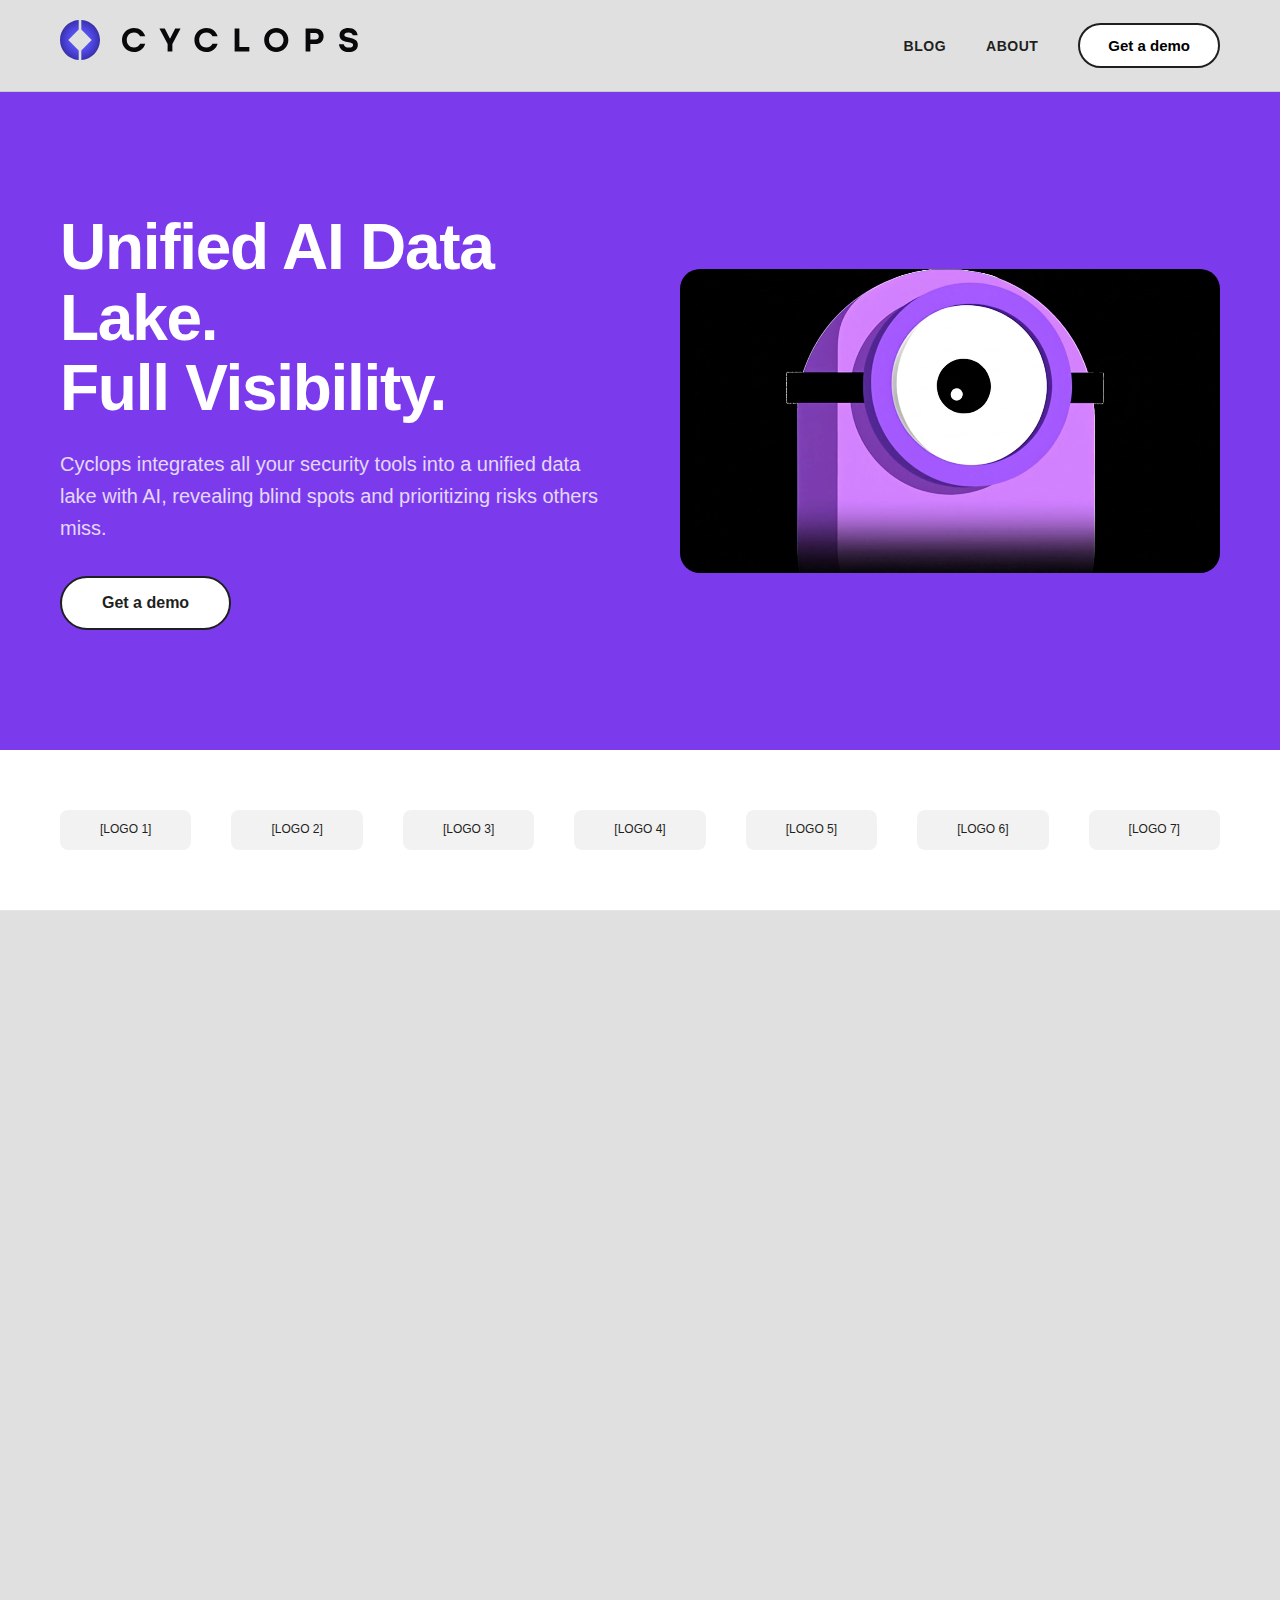
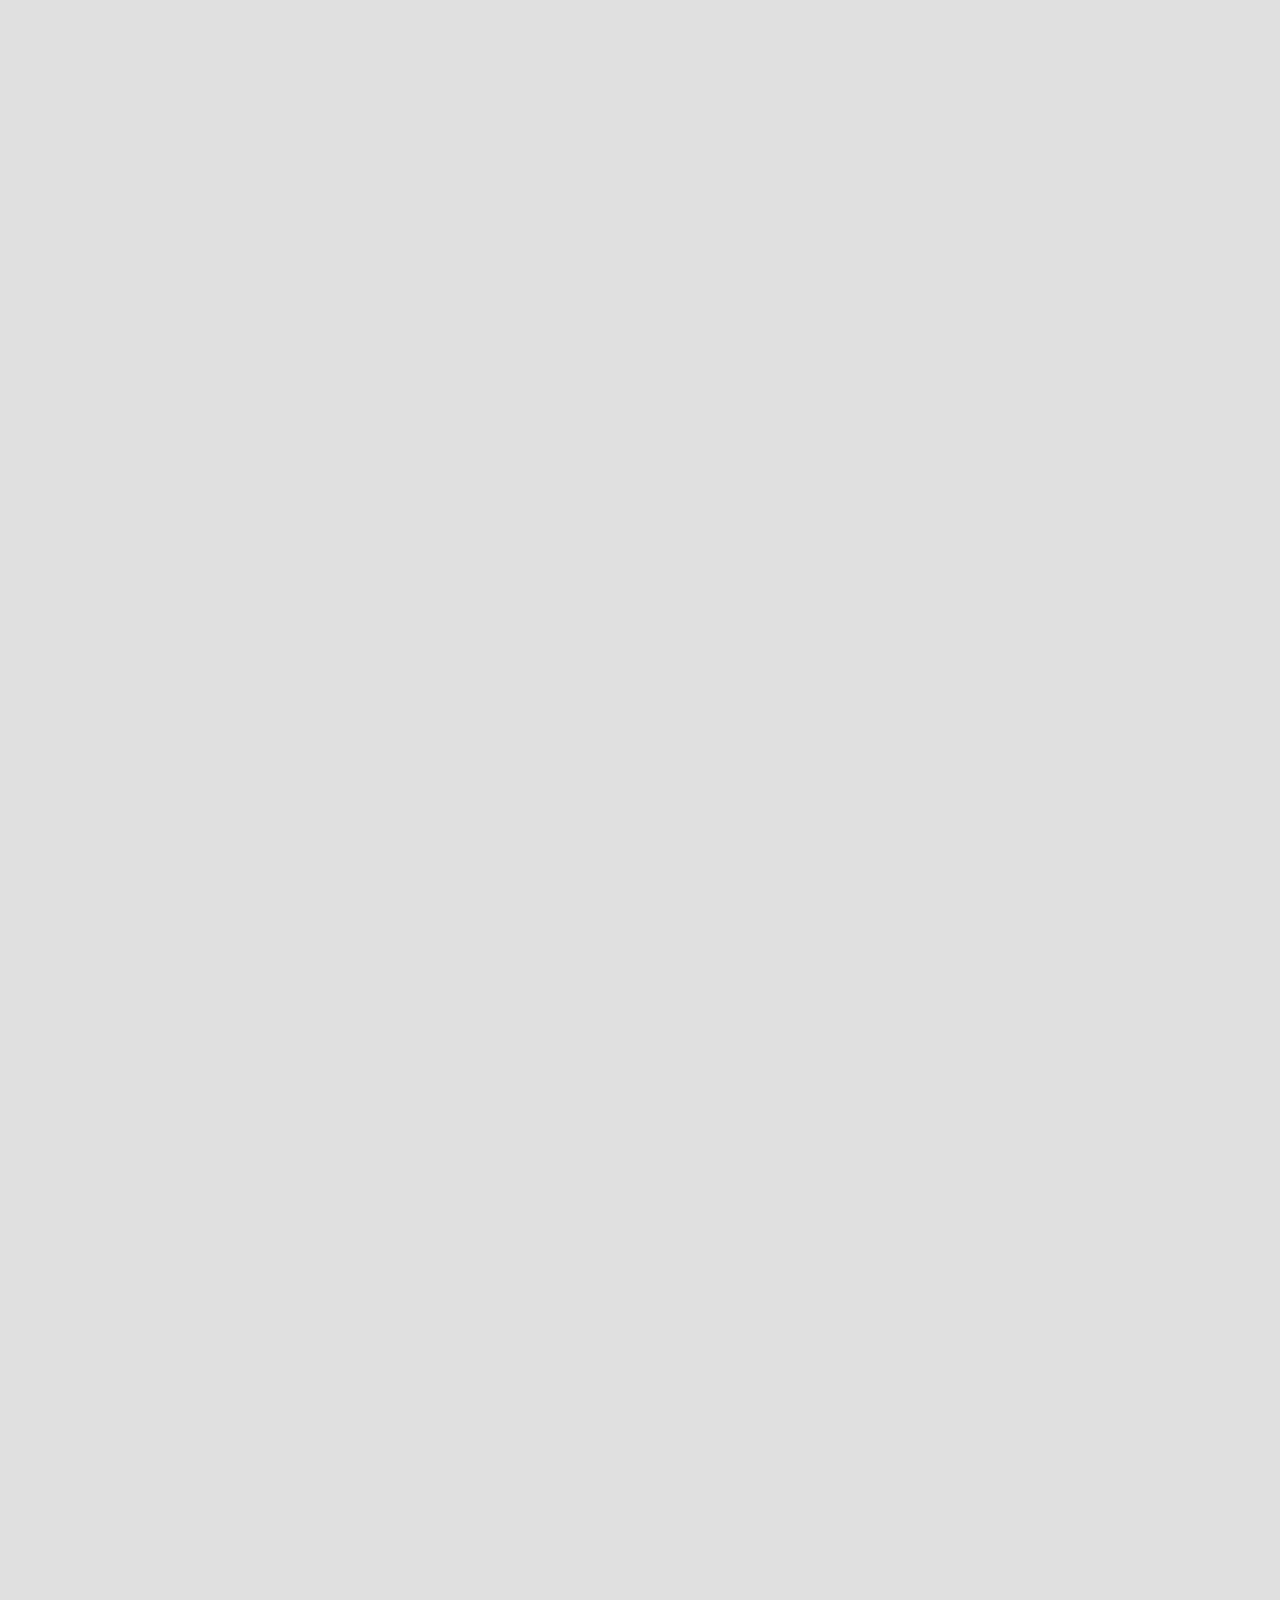
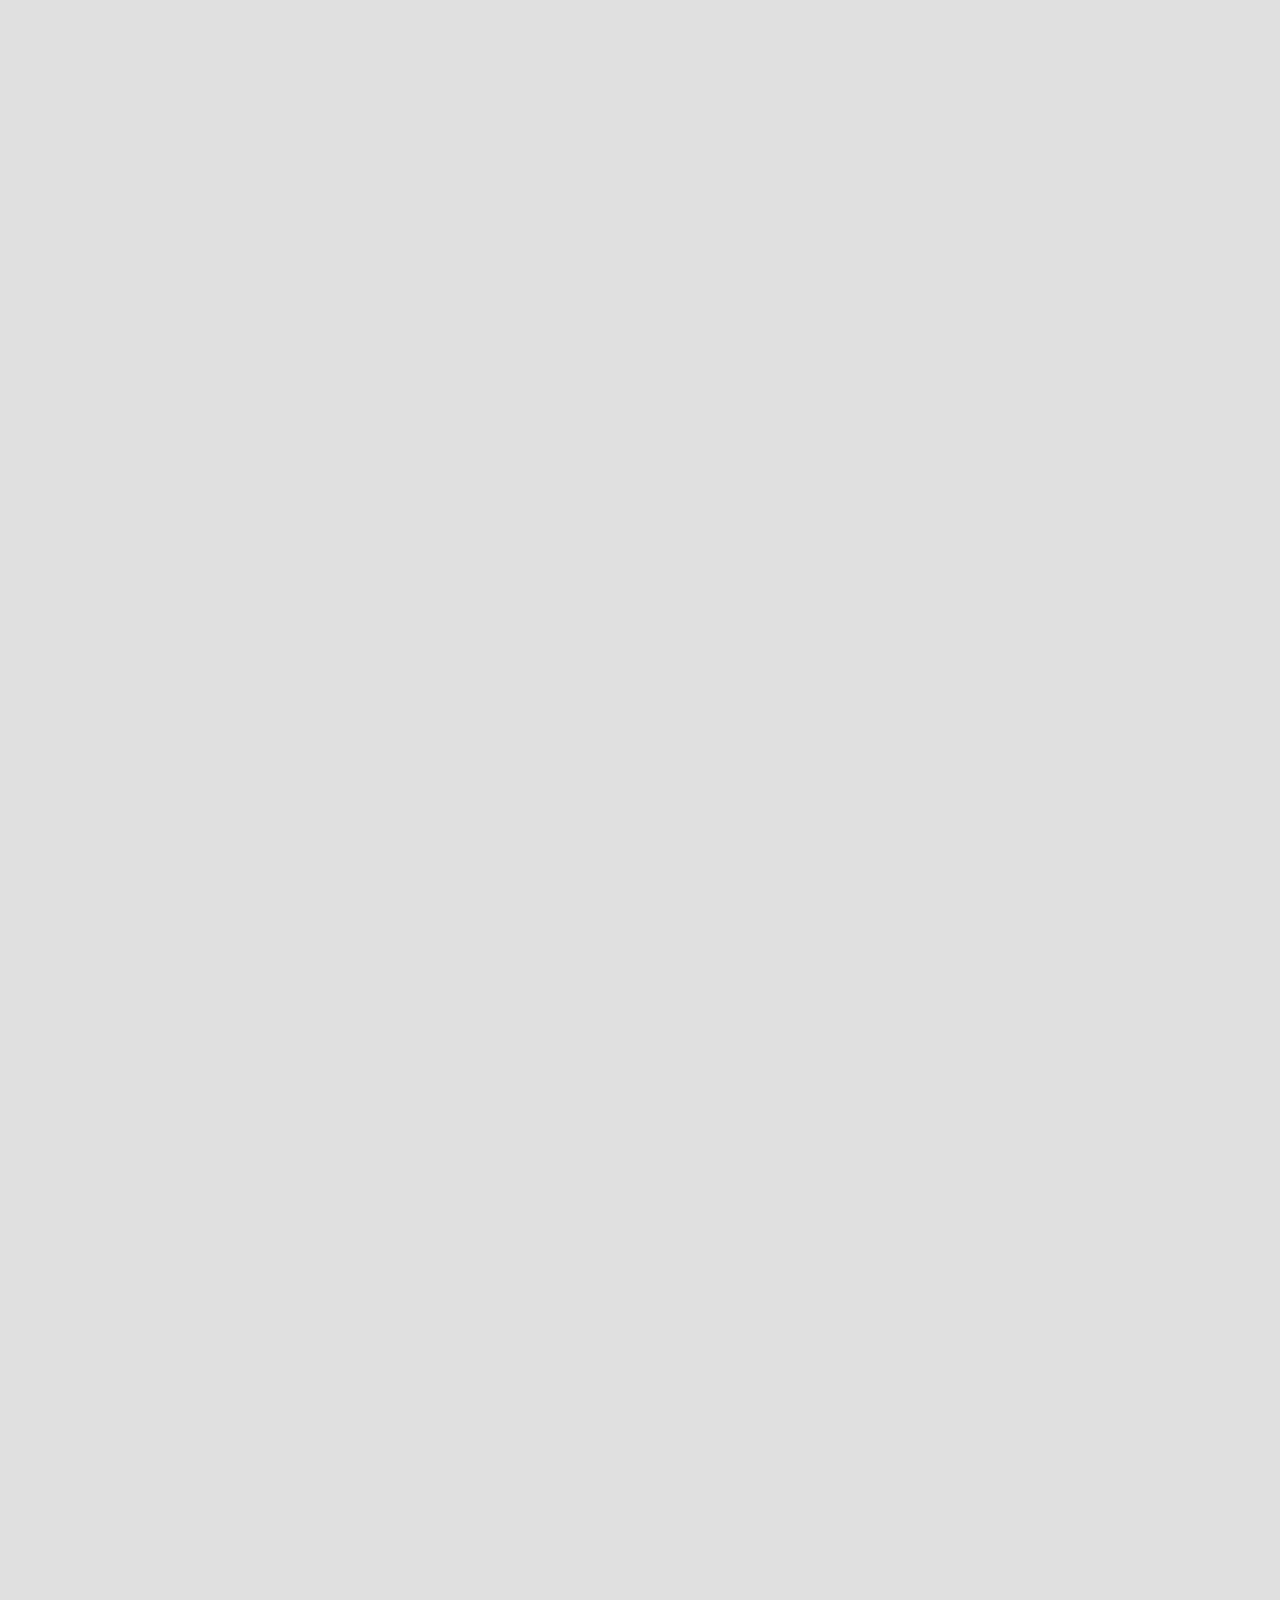
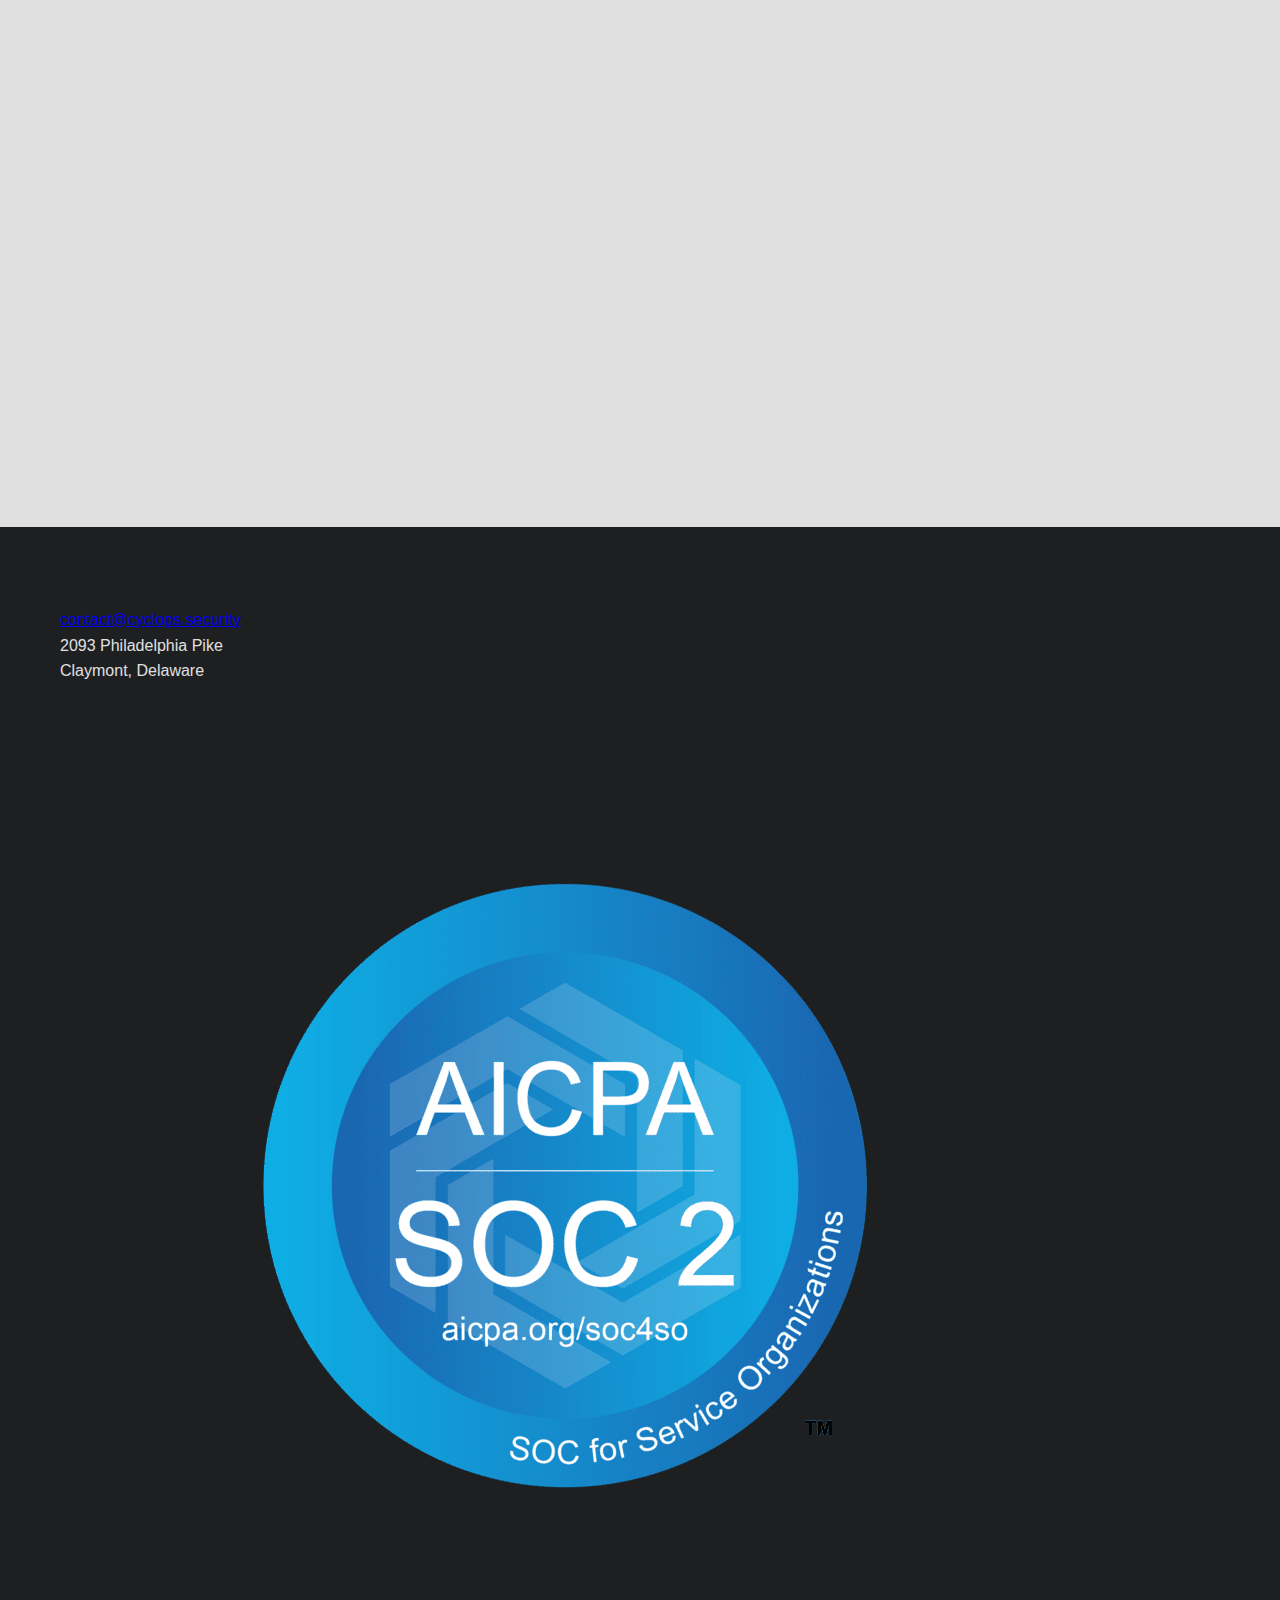
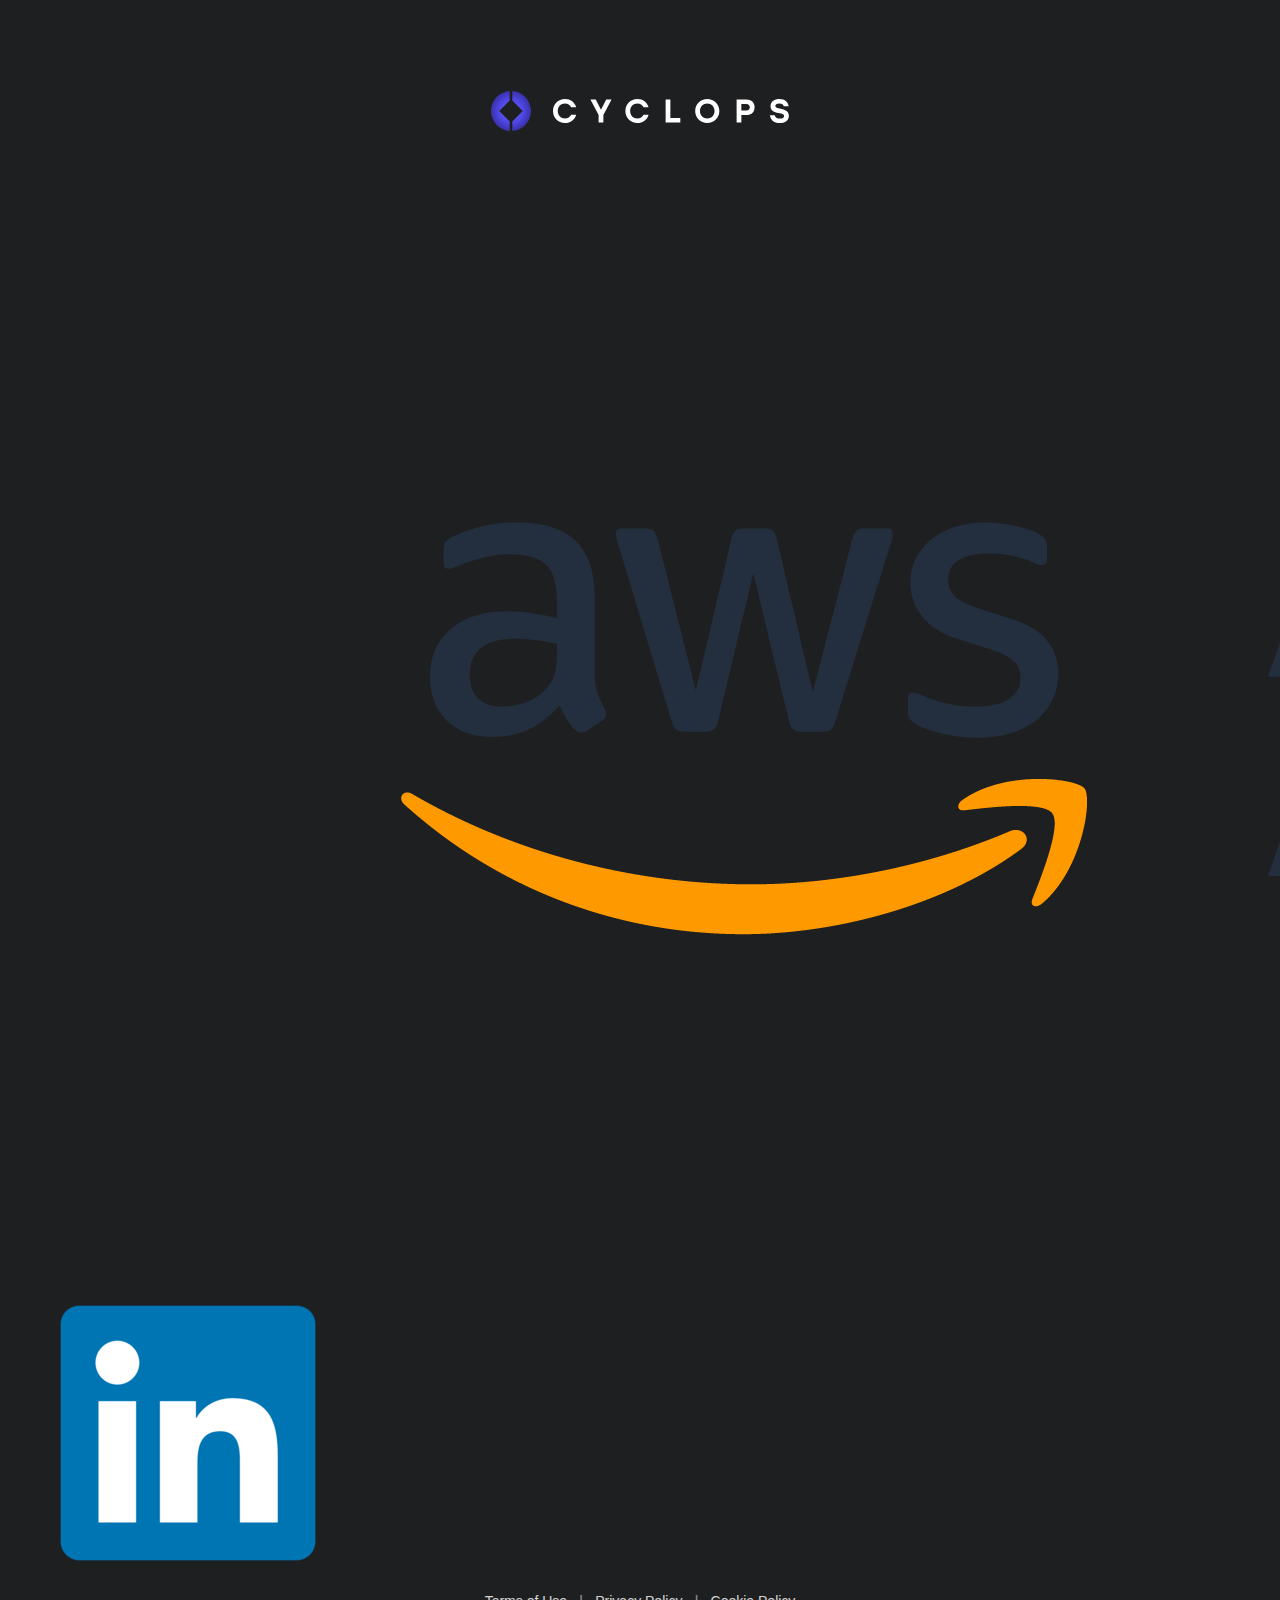
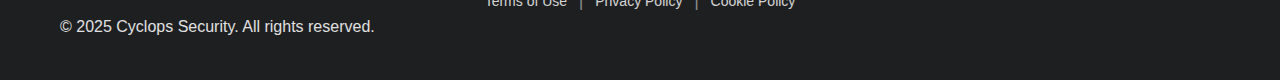
<file: index.html>
<!DOCTYPE html>
<html lang="en">
<head>
    <meta charset="UTF-8">
    <meta name="viewport" content="width=device-width, initial-scale=1.0">
    <title>Cyclops Security</title>
    <link rel="icon" type="image/svg+xml" href="assets/CyclopsLogo-NoText.svg">
    <link rel="stylesheet" href="css/styles.css">
</head>
<body>
    <!-- Navigation -->
    <nav class="navbar">
        <div class="container">
            <div class="nav-logo">
                <a href="index.html" class="logo-link">
                    <img src="assets/CyclopsLogo-BlackText.svg" alt="Cyclops" class="logo-icon">
                </a>
            </div>
            <button class="hamburger" aria-label="Menu">
                <span></span>
                <span></span>
                <span></span>
            </button>
            <div class="nav-menu">
                <a href="blog.html" class="nav-link">BLOG</a>
                <a href="about.html" class="nav-link">ABOUT</a>
                <button class="btn-demo">Get a demo</button>
            </div>
            <div class="nav-cta">
                <button class="btn-demo">Get a demo</button>
            </div>
        </div>
    </nav>

    <!-- Hero Section -->
    <section class="hero">
        <div class="container hero-container">
            <div class="hero-content">
                <h1 class="hero-title">Unified AI Data Lake.<br>Full Visibility.</h1>
                <p class="hero-subtitle">Cyclops integrates all your security tools into a unified data lake with AI, revealing blind spots and prioritizing risks others miss.</p>
                <button class="btn-primary">Get a demo</button>
            </div>
            <div class="hero-visual">
                <video class="animated-graphic" autoplay loop muted playsinline>
                    <source src="assets/images/purple cyclops.mp4" type="video/mp4">
                    Your browser does not support the video tag.
                </video>
            </div>
        </div>
    </section>

    <!-- Logo Strip -->
    <section class="logo-strip">
        <div class="container">
            <div class="logo-grid">
                <div class="partner-logo">[LOGO 1]</div>
                <div class="partner-logo">[LOGO 2]</div>
                <div class="partner-logo">[LOGO 3]</div>
                <div class="partner-logo">[LOGO 4]</div>
                <div class="partner-logo">[LOGO 5]</div>
                <div class="partner-logo">[LOGO 6]</div>
                <div class="partner-logo">[LOGO 7]</div>
            </div>
        </div>
    </section>

    <!-- Dark Feature Section -->
    <section class="feature-section dark-bg">
        <div class="container">
            <div class="feature-grid">
                <div class="feature-visual">
                    <video class="grid-pattern" autoplay loop muted playsinline>
                        <source src="assets/images/Balls colliding video.mp4" type="video/mp4">
                        Your browser does not support the video tag.
                    </video>
                </div>
                <div class="feature-content">
                    <h2 class="section-title">Unify every signal into one living data fabric</h2>
                    <p class="section-text">From endpoints to cloud, from identities to vulnerabilities — Cyclops connects every source into a single, trusted graph.</p>
                    <ul class="feature-list">
                        <li>AI-powered correlation and deduplication</li>
                        <li>Real-time exposure insights</li>
                        <li>Context-driven prioritization</li>
                    </ul>
                </div>
            </div>
        </div>
    </section>

    <!-- Product Dashboard Section -->
    <section class="product-section">
        <div class="container">
            <div class="product-header">
                <h2 class="section-title">Everything you need in one platform</h2>
                <p class="section-subtitle">A unified, always-accurate view of your assets, users, and risks.</p>
            </div>
            <div class="product-visual">
                <img src="assets/images/cyclops dashboard.png" alt="Dashboard Screenshot" class="dashboard-image">
            </div>
            <div class="product-description">
                <p>Gain visibility, precision, and control — with one platform that understands how everything in your environment connects.</p>
            </div>
            <button class="btn-dark">Learn more</button>
        </div>
    </section>

    <!-- What Problems Section -->
    <section class="problems-section dark-bg">
        <div class="container">
            <div class="problems-grid">
                <div class="problems-content">
                    <h2 class="section-title">What problems do we solve?</h2>
                    <ul class="problems-list">
                        <li>
                            <h3>Data sprawl</h3>
                            <p>Too many tools, too little context.</p>
                        </li>
                        <li>
                            <h3>Blind spots</h3>
                            <p>Unmanaged, unprotected, or misconfigured assets.</p>
                        </li>
                        <li>
                            <h3>Noise overload</h3>
                            <p>Endless alerts with no clear priorities.</p>
                        </li>
                    </ul>
                    <p class="problems-closing">Our AI fabric fixes that — turning chaos into clarity.</p>
                </div>
                <div class="problems-visual">
                    <video class="animated-nodes" autoplay loop muted playsinline>
                        <source src="assets/images/scramble to unscramble.mp4" type="video/mp4">
                        Your browser does not support the video tag.
                    </video>
                </div>
            </div>
        </div>
    </section>

    <!-- Benefits Cards Section -->
    <section class="benefits-section">
        <div class="container">
            <div class="benefits-grid">
                <div class="benefit-card">
                    <div class="card-icon">
                        <svg width="48" height="48" viewBox="0 0 48 48" fill="none" xmlns="http://www.w3.org/2000/svg">
                            <circle cx="24" cy="24" r="3" fill="#7C3AED"/>
                            <circle cx="12" cy="12" r="3" fill="#7C3AED"/>
                            <circle cx="36" cy="12" r="3" fill="#7C3AED"/>
                            <circle cx="12" cy="36" r="3" fill="#7C3AED"/>
                            <circle cx="36" cy="36" r="3" fill="#7C3AED"/>
                            <line x1="24" y1="24" x2="12" y2="12" stroke="#7C3AED" stroke-width="2"/>
                            <line x1="24" y1="24" x2="36" y2="12" stroke="#7C3AED" stroke-width="2"/>
                            <line x1="24" y1="24" x2="12" y2="36" stroke="#7C3AED" stroke-width="2"/>
                            <line x1="24" y1="24" x2="36" y2="36" stroke="#7C3AED" stroke-width="2"/>
                        </svg>
                    </div>
                    <h3 class="card-title">Unify your data</h3>
                    <p class="card-text">All your tools, assets, and identities — merged into one normalized model.</p>
                </div>
                <div class="benefit-card">
                    <div class="card-icon">
                        <svg width="48" height="48" viewBox="0 0 48 48" fill="none" xmlns="http://www.w3.org/2000/svg">
                            <circle cx="24" cy="24" r="18" stroke="#7C3AED" stroke-width="2"/>
                            <circle cx="24" cy="24" r="12" stroke="#7C3AED" stroke-width="2"/>
                            <circle cx="24" cy="24" r="6" stroke="#7C3AED" stroke-width="2"/>
                            <circle cx="24" cy="24" r="2" fill="#7C3AED"/>
                            <path d="M24 6 L24 2" stroke="#7C3AED" stroke-width="2" stroke-linecap="round"/>
                            <path d="M24 46 L24 42" stroke="#7C3AED" stroke-width="2" stroke-linecap="round"/>
                            <path d="M6 24 L2 24" stroke="#7C3AED" stroke-width="2" stroke-linecap="round"/>
                            <path d="M46 24 L42 24" stroke="#7C3AED" stroke-width="2" stroke-linecap="round"/>
                        </svg>
                    </div>
                    <h3 class="card-title">Understand your exposure</h3>
                    <p class="card-text">See the relationships that create real-world risk, not just isolated findings.</p>
                </div>
                <div class="benefit-card">
                    <div class="card-icon">
                        <svg width="48" height="48" viewBox="0 0 48 48" fill="none" xmlns="http://www.w3.org/2000/svg">
                            <path d="M8 24 L18 34 L40 12" stroke="#7C3AED" stroke-width="3" stroke-linecap="round" stroke-linejoin="round"/>
                            <circle cx="24" cy="24" r="20" stroke="#7C3AED" stroke-width="2"/>
                        </svg>
                    </div>
                    <h3 class="card-title">Act with clarity</h3>
                    <p class="card-text">Know what to fix first and why — with AI-powered explanations and guidance.</p>
                </div>
            </div>
        </div>
    </section>

    <!-- Testimonial CTA Section -->
    <section class="testimonial-section">
        <div class="container">
            <div class="testimonial-content">
                <blockquote class="testimonial-quote">
                    "Cyclops instantly showed us where our biggest risks really were. It's like gaining x-ray vision across every tool in our stack."
                </blockquote>
                <div class="testimonial-author">
                    <div class="author-info">
                        <p class="author-title">— VP Security Operations, Enterprise Customer</p>
                    </div>
                </div>
            </div>
        </div>
    </section>

    <!-- Bottom Visual CTA Section -->
    <section class="bottom-cta-section">
        <div class="container">
            <div class="cta-content">
                <h2 class="cta-title">Security clarity starts here.</h2>
                <p class="cta-subtitle">Connect your stack. See your exposures. Act with confidence.</p>
            </div>
            <div class="cta-visual">
                <video class="cta-cyclops-video" autoplay loop muted playsinline>
                    <source src="assets/images/purple cyclops.mp4" type="video/mp4">
                    Your browser does not support the video tag.
                </video>
            </div>
            <div class="cta-button-wrapper">
                <button class="btn-demo">Get a demo</button>
            </div>
        </div>
    </section>

    <!-- Footer -->
    <footer class="footer dark-bg">
        <div class="container">
            <div class="footer-top">
                <div class="footer-contact">
                    <p><a href="mailto:contact@cyclops.security">contact@cyclops.security</a></p>
                    <p>2093 Philadelphia Pike<br>Claymont, Delaware</p>
                </div>
                <img src="assets/images/SOC-2-Type-2.png" alt="SOC 2 Type 2" class="soc2-badge">
                <div class="footer-brand">
                    <img src="assets/CyclopsLogo-WhiteText.svg" alt="Cyclops" class="footer-logo">
                </div>
                <div class="footer-aws">
                    <a href="https://aws.amazon.com/marketplace/pp/prodview-qosjaonicohoa" target="_blank" rel="noopener noreferrer">
                        <img src="assets/images/aws marketplace.png" alt="AWS Marketplace" class="aws-badge">
                    </a>
                </div>
                <div class="footer-linkedin">
                    <a href="https://linkedin.com/company/cyclopssecurity" target="_blank" rel="noopener noreferrer">
                        <img src="assets/images/linkedin.png" alt="LinkedIn" class="linkedin-badge">
                    </a>
                </div>
            </div>
            <div class="footer-links">
                <a href="legal/terms-of-use.html" class="footer-link">Terms of Use</a>
                <span class="footer-separator">|</span>
                <a href="legal/privacy-policy.html" class="footer-link">Privacy Policy</a>
                <span class="footer-separator">|</span>
                <a href="legal/cookie-policy.html" class="footer-link">Cookie Policy</a>
            </div>
            <div class="footer-copyright">
                © 2025 Cyclops Security. All rights reserved.
            </div>
        </div>
    </footer>

    <script src="js/main.js"></script>
</body>
</html>
</file>
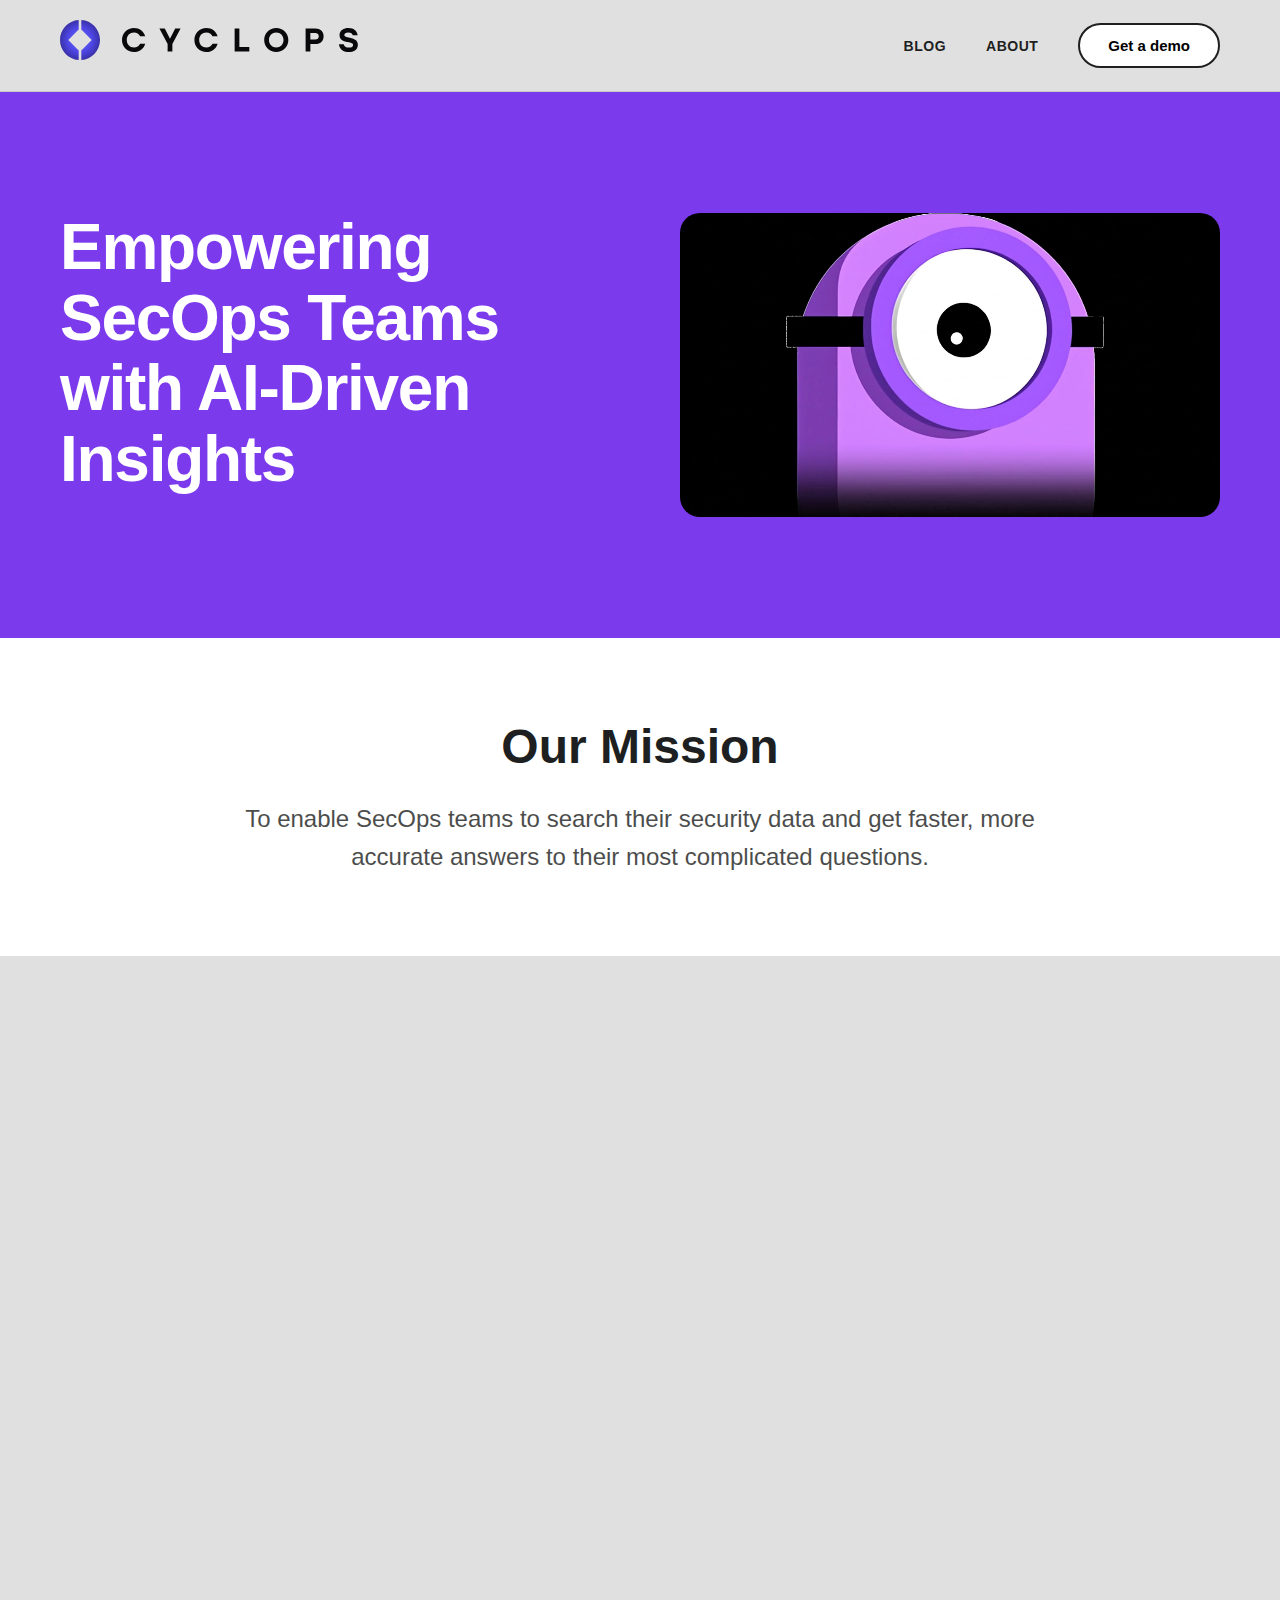
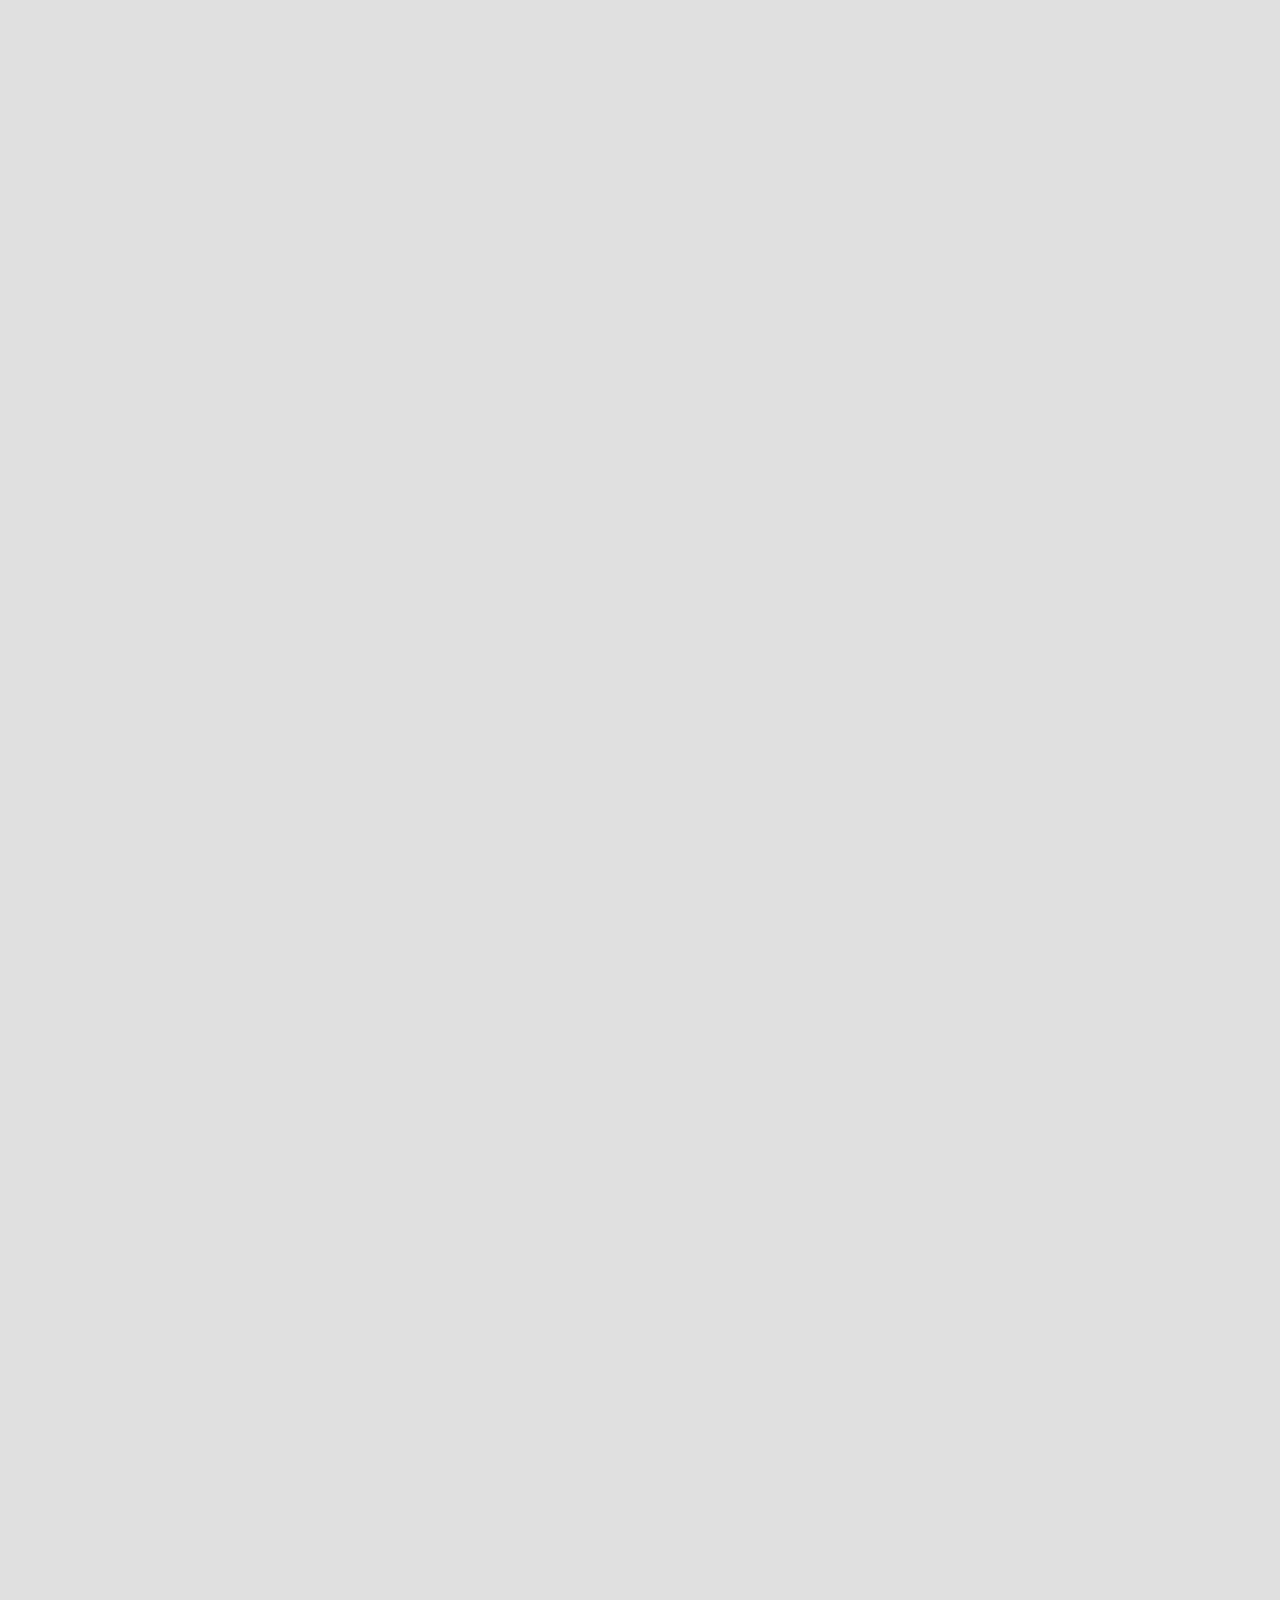
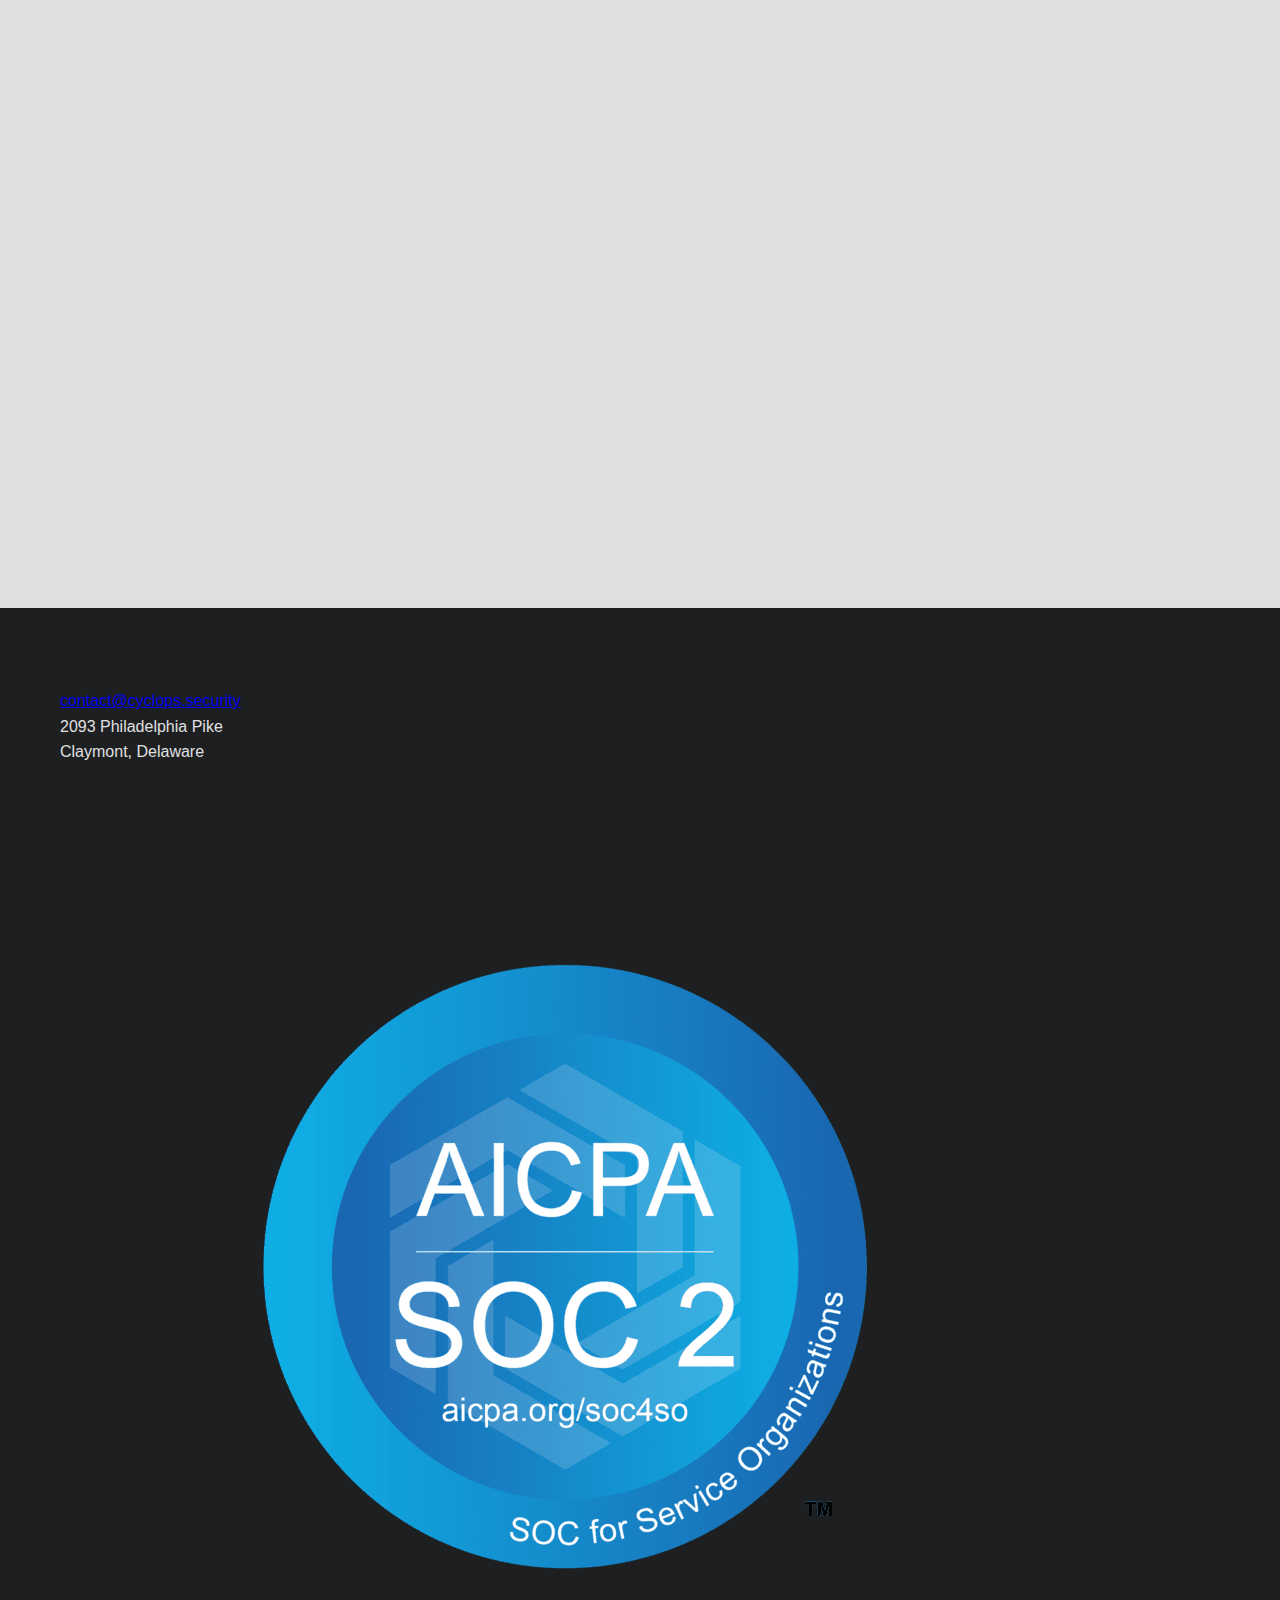
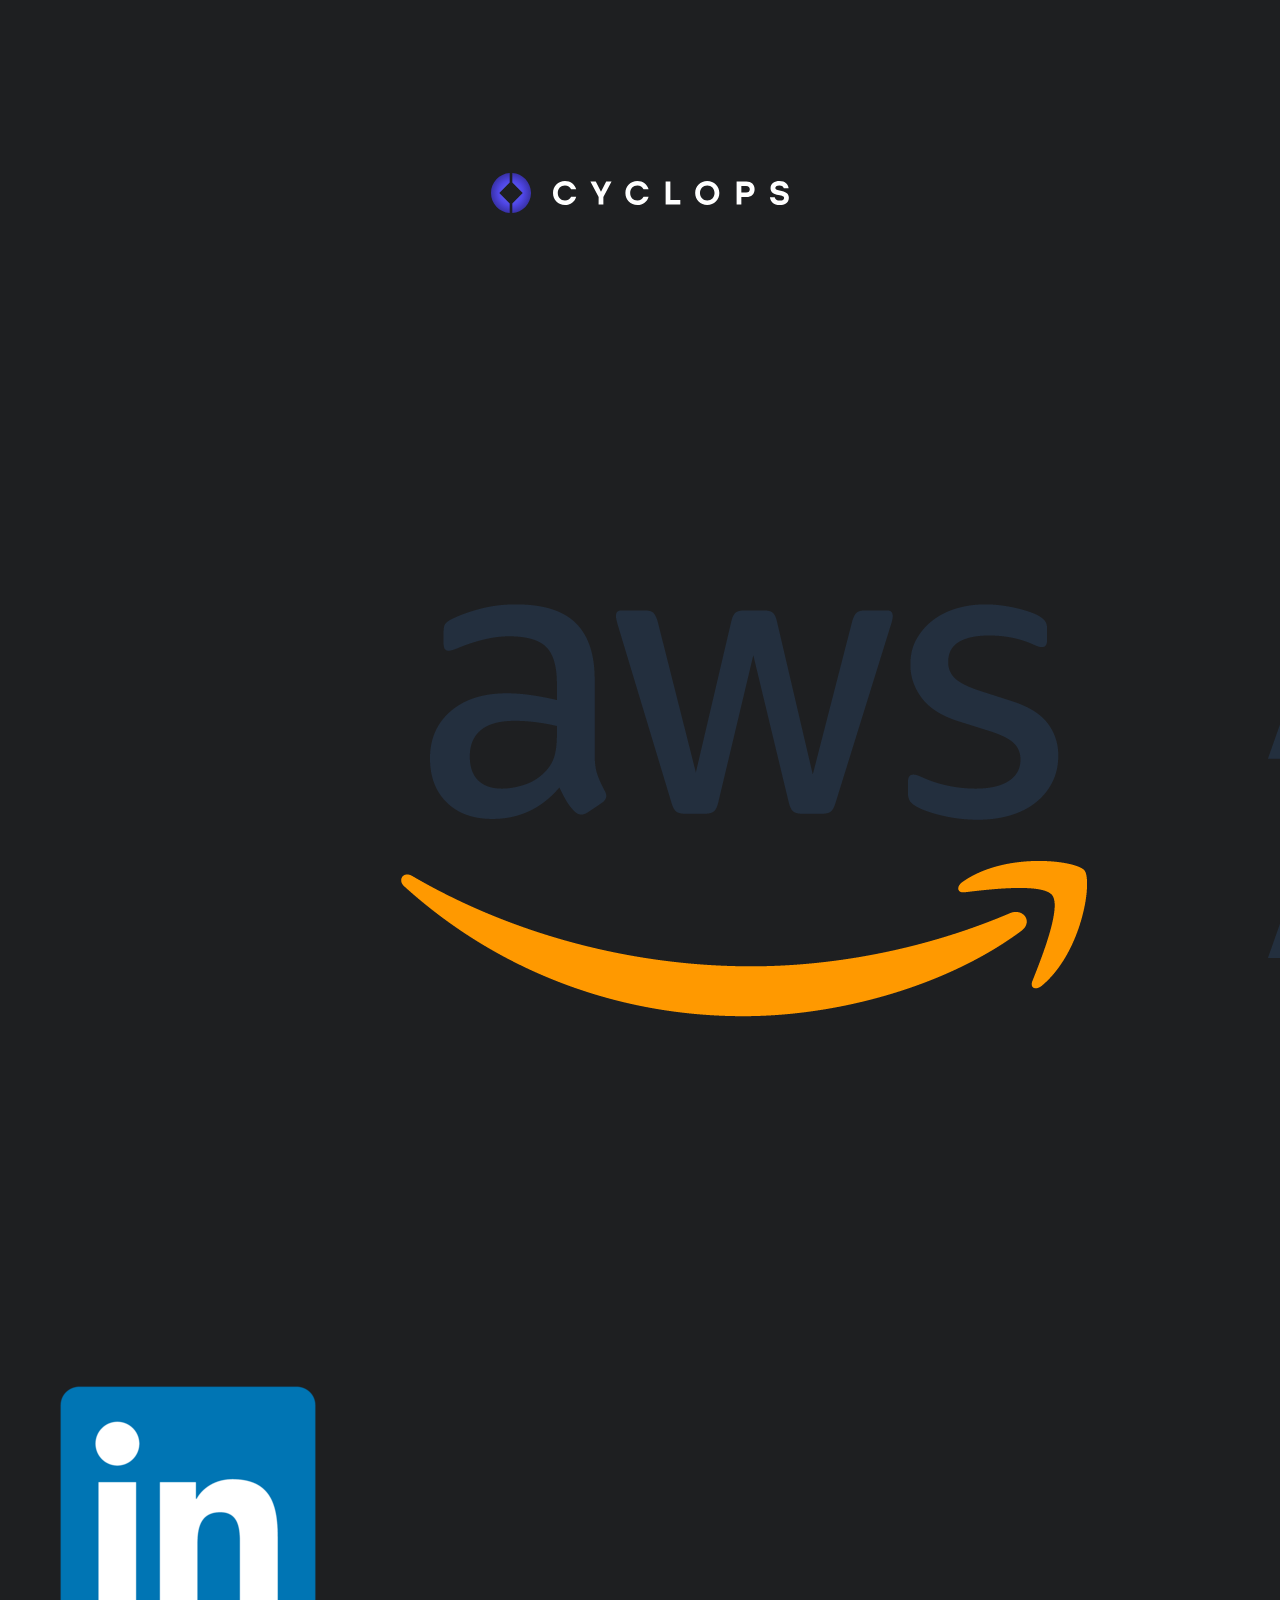
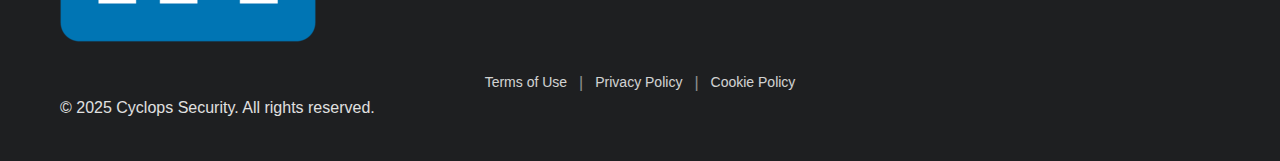
<file: about.html>
<!DOCTYPE html>
<html lang="en">
<head>
    <meta charset="UTF-8">
    <meta name="viewport" content="width=device-width, initial-scale=1.0">
    <title>Cyclops Security</title>
    <link rel="icon" type="image/svg+xml" href="assets/CyclopsLogo-NoText.svg">
    <link rel="stylesheet" href="css/styles.css">
</head>
<body>
    <!-- Navigation -->
    <nav class="navbar">
        <div class="container">
            <div class="nav-logo">
                <a href="index.html" class="logo-link">
                    <img src="assets/CyclopsLogo-BlackText.svg" alt="Cyclops" class="logo-icon">
                </a>
            </div>
            <button class="hamburger" aria-label="Menu">
                <span></span>
                <span></span>
                <span></span>
            </button>
            <div class="nav-menu">
                <a href="blog.html" class="nav-link">BLOG</a>
                <a href="about.html" class="nav-link">ABOUT</a>
                <button class="btn-demo">Get a demo</button>
            </div>
            <div class="nav-cta">
                <button class="btn-demo">Get a demo</button>
            </div>
        </div>
    </nav>

    <!-- Hero Section -->
    <section class="hero">
        <div class="container hero-container">
            <div class="hero-content">
                <h1 class="hero-title">Empowering SecOps Teams with AI-Driven Insights</h1>
            </div>
            <div class="hero-visual">
                <video class="animated-graphic" autoplay loop muted playsinline>
                    <source src="assets/images/purple cyclops.mp4" type="video/mp4">
                    Your browser does not support the video tag.
                </video>
            </div>
        </div>
    </section>

    <!-- Mission Section -->
    <section class="mission-section">
        <div class="container">
            <div class="mission-content">
                <h2 class="section-title">Our Mission</h2>
                <p class="mission-statement">
                    To enable SecOps teams to search their security data and get faster, more accurate answers to their most complicated questions.
                </p>
            </div>
        </div>
    </section>

    <!-- What We Do Section -->
    <section class="what-we-do-section">
        <div class="container">
            <h2 class="section-title">What We Do</h2>
            <div class="features-grid">
                <div class="feature-card">
                    <div class="feature-icon">
                        <svg width="48" height="48" viewBox="0 0 48 48" fill="none">
                            <path d="M24 8v32M8 24h32" stroke="#8B5CF6" stroke-width="2" stroke-linecap="round"/>
                            <circle cx="24" cy="24" r="4" fill="#8B5CF6"/>
                        </svg>
                    </div>
                    <h3>Consolidate Your Stack</h3>
                    <p>Create a single source of truth by consolidating your entire security technology stack.</p>
                </div>

                <div class="feature-card">
                    <div class="feature-icon">
                        <svg width="48" height="48" viewBox="0 0 48 48" fill="none">
                            <circle cx="24" cy="16" r="4" stroke="#EC4899" stroke-width="2"/>
                            <path d="M24 20v8" stroke="#EC4899" stroke-width="2"/>
                            <circle cx="16" cy="32" r="4" stroke="#EC4899" stroke-width="2"/>
                            <circle cx="32" cy="32" r="4" stroke="#EC4899" stroke-width="2"/>
                            <path d="M20 28l-4 4M28 28l4 4" stroke="#EC4899" stroke-width="2"/>
                        </svg>
                    </div>
                    <h3>AI-Powered Search</h3>
                    <p>Use advanced AI to search and analyze security data with contextual understanding.</p>
                </div>

                <div class="feature-card">
                    <div class="feature-icon">
                        <svg width="48" height="48" viewBox="0 0 48 48" fill="none">
                            <path d="M12 20l12-12 12 12" stroke="#FBBF24" stroke-width="2" stroke-linecap="round" stroke-linejoin="round"/>
                            <path d="M18 26h12v14H18z" stroke="#FBBF24" stroke-width="2"/>
                            <circle cx="24" cy="32" r="2" fill="#FBBF24"/>
                        </svg>
                    </div>
                    <h3>Prioritize Risks</h3>
                    <p>Identify and prioritize the most critical security risks with AI-driven insights.</p>
                </div>
            </div>
        </div>
    </section>

    <!-- Leadership Section -->
    <section class="leadership-section">
        <div class="container">
            <h2 class="section-title">Leadership Team</h2>
            <div class="team-grid">
                <a href="https://www.linkedin.com/in/eran-zilberman-48aa96" target="_blank" class="team-card">
                    <div class="team-photo">
                        <img src="assets/team/eran-zilberman.png" alt="Eran Zilberman">
                    </div>
                    <h3>Eran Zilberman</h3>
                    <p class="role">CEO</p>
                    <div class="linkedin-icon">
                        <svg width="20" height="20" viewBox="0 0 20 20" fill="none">
                            <path d="M18.5236 0H1.47639C0.660972 0 0 0.645833 0 1.44167V18.5583C0 19.3542 0.660972 20 1.47639 20H18.5236C19.3403 20 20 19.3542 20 18.5583V1.44167C20 0.645833 19.3403 0 18.5236 0ZM5.93056 17.0417H2.96528V7.5H5.93056V17.0417ZM4.44792 6.19583C3.49653 6.19583 2.72569 5.425 2.72569 4.475C2.72569 3.525 3.49653 2.75417 4.44792 2.75417C5.39792 2.75417 6.16875 3.525 6.16875 4.475C6.16875 5.425 5.39931 6.19583 4.44792 6.19583ZM17.0417 17.0417H14.0778V12.4C14.0778 11.2958 14.0569 9.87083 12.5347 9.87083C10.9903 9.87083 10.7569 11.0792 10.7569 12.3167V17.0417H7.79306V7.5H10.6389V8.80417H10.6792C11.0736 8.05833 12.0403 7.27083 13.4847 7.27083C16.4875 7.27083 17.0417 9.23333 17.0417 11.8042V17.0417Z" fill="#8B5CF6"/>
                        </svg>
                    </div>
                </a>
                <a href="https://www.linkedin.com/in/elay-gueta" target="_blank" class="team-card">
                    <div class="team-photo">
                        <img src="assets/team/elay-gueta.png" alt="Elay Gueta">
                    </div>
                    <h3>Elay Gueta</h3>
                    <p class="role">CTO</p>
                    <div class="linkedin-icon">
                        <svg width="20" height="20" viewBox="0 0 20 20" fill="none">
                            <path d="M18.5236 0H1.47639C0.660972 0 0 0.645833 0 1.44167V18.5583C0 19.3542 0.660972 20 1.47639 20H18.5236C19.3403 20 20 19.3542 20 18.5583V1.44167C20 0.645833 19.3403 0 18.5236 0ZM5.93056 17.0417H2.96528V7.5H5.93056V17.0417ZM4.44792 6.19583C3.49653 6.19583 2.72569 5.425 2.72569 4.475C2.72569 3.525 3.49653 2.75417 4.44792 2.75417C5.39792 2.75417 6.16875 3.525 6.16875 4.475C6.16875 5.425 5.39931 6.19583 4.44792 6.19583ZM17.0417 17.0417H14.0778V12.4C14.0778 11.2958 14.0569 9.87083 12.5347 9.87083C10.9903 9.87083 10.7569 11.0792 10.7569 12.3167V17.0417H7.79306V7.5H10.6389V8.80417H10.6792C11.0736 8.05833 12.0403 7.27083 13.4847 7.27083C16.4875 7.27083 17.0417 9.23333 17.0417 11.8042V17.0417Z" fill="#8B5CF6"/>
                        </svg>
                    </div>
                </a>
                <a href="https://www.linkedin.com/in/biran-f-3076432b" target="_blank" class="team-card">
                    <div class="team-photo">
                        <img src="assets/team/biran-franco.png" alt="Biran Franco">
                    </div>
                    <h3>Biran Franco</h3>
                    <p class="role">CPO</p>
                    <div class="linkedin-icon">
                        <svg width="20" height="20" viewBox="0 0 20 20" fill="none">
                            <path d="M18.5236 0H1.47639C0.660972 0 0 0.645833 0 1.44167V18.5583C0 19.3542 0.660972 20 1.47639 20H18.5236C19.3403 20 20 19.3542 20 18.5583V1.44167C20 0.645833 19.3403 0 18.5236 0ZM5.93056 17.0417H2.96528V7.5H5.93056V17.0417ZM4.44792 6.19583C3.49653 6.19583 2.72569 5.425 2.72569 4.475C2.72569 3.525 3.49653 2.75417 4.44792 2.75417C5.39792 2.75417 6.16875 3.525 6.16875 4.475C6.16875 5.425 5.39931 6.19583 4.44792 6.19583ZM17.0417 17.0417H14.0778V12.4C14.0778 11.2958 14.0569 9.87083 12.5347 9.87083C10.9903 9.87083 10.7569 11.0792 10.7569 12.3167V17.0417H7.79306V7.5H10.6389V8.80417H10.6792C11.0736 8.05833 12.0403 7.27083 13.4847 7.27083C16.4875 7.27083 17.0417 9.23333 17.0417 11.8042V17.0417Z" fill="#8B5CF6"/>
                        </svg>
                    </div>
                </a>
            </div>
        </div>
    </section>

    <!-- Investors Section -->
    <section class="investors-section">
        <div class="container">
            <h2 class="section-title">Backed By Leading Investors</h2>
            <div class="investors-list">
                <div class="investor-item">
                    <img src="assets/investors/merln-ventures.png" alt="Merln Ventures">
                </div>
                <div class="investor-item">
                    <img src="assets/investors/insight-partners.png" alt="Insight Partners">
                </div>
                <div class="investor-item">
                    <img src="assets/investors/tal-ventures.png" alt="TAL Ventures">
                </div>
                <div class="investor-item">
                    <img src="assets/investors/crowdstrike.svg" alt="CrowdStrike">
                </div>
                <div class="investor-item">
                    <img src="assets/investors/ibex logo.png" alt="Ibex">
                </div>
            </div>
        </div>
    </section>

    <!-- Advisory Board Section -->
    <section class="advisory-section">
        <div class="container">
            <h2 class="section-title">Advisory Board</h2>
            <div class="advisory-grid">
                <div class="advisory-card">
                    <div class="advisor-photo">
                        <img src="assets/advisory/mike-fey.png" alt="Mike Fey">
                    </div>
                    <div class="advisor-info">
                        <h3>Mike Fey</h3>
                        <p class="advisor-title">Investor and Advisor</p>
                    </div>
                    <div class="advisor-company-logo">
                        <img src="assets/logos/island.png" alt="Island">
                    </div>
                </div>
                <div class="advisory-card">
                    <div class="advisor-photo">
                        <img src="assets/advisory/anthony-belfiore.png" alt="Anthony Belfiore">
                    </div>
                    <div class="advisor-info">
                        <h3>Anthony Belfiore</h3>
                        <p class="advisor-title">CISO Advisor</p>
                    </div>
                    <div class="advisor-company-logo">
                        <img src="assets/logos/wiz.png" alt="Wiz">
                    </div>
                </div>
                <div class="advisory-card">
                    <div class="advisor-photo">
                        <img src="assets/advisory/ofer-smadari.png" alt="Ofer Smadari">
                    </div>
                    <div class="advisor-info">
                        <h3>Ofer Smadari</h3>
                        <p class="advisor-title">Advisor and Investor</p>
                    </div>
                    <div class="advisor-company-logo">
                        <img src="assets/logos/torq.png" alt="Torq">
                    </div>
                </div>
                <div class="advisory-card">
                    <div class="advisor-photo">
                        <img src="assets/advisory/seth-robbins.png" alt="Seth Robbins">
                    </div>
                    <div class="advisor-info">
                        <h3>Seth Robbins</h3>
                        <p class="advisor-title">Strategic Advisor</p>
                    </div>
                    <div class="advisor-company-logo">
                        <img src="assets/logos/cycode.png" alt="CyCode">
                    </div>
                </div>
                <div class="advisory-card">
                    <div class="advisor-photo">
                        <img src="assets/advisory/marc-degaeteno.png" alt="Marc Degaeteno">
                    </div>
                    <div class="advisor-info">
                        <h3>Marc Degaeteno</h3>
                        <p class="advisor-title">Sales Advisor</p>
                    </div>
                    <div class="advisor-company-logo">
                        <img src="assets/logos/bigid.png" alt="BigID">
                    </div>
                </div>
            </div>
        </div>
    </section>

    <!-- CTA Section -->
    <section class="cta-section">
        <div class="container">
            <h2 class="section-title">See for yourself what your tools are missing.</h2>
            <button class="btn-primary">Get a demo</button>
        </div>
    </section>

    <!-- Footer -->
    <footer class="footer dark-bg">
        <div class="container">
            <div class="footer-top">
                <div class="footer-contact">
                    <p><a href="mailto:contact@cyclops.security">contact@cyclops.security</a></p>
                    <p>2093 Philadelphia Pike<br>Claymont, Delaware</p>
                </div>
                <img src="assets/images/SOC-2-Type-2.png" alt="SOC 2 Type 2" class="soc2-badge">
                <div class="footer-brand">
                    <img src="assets/CyclopsLogo-WhiteText.svg" alt="Cyclops" class="footer-logo">
                </div>
                <div class="footer-aws">
                    <a href="https://aws.amazon.com/marketplace/pp/prodview-qosjaonicohoa" target="_blank" rel="noopener noreferrer">
                        <img src="assets/images/aws marketplace.png" alt="AWS Marketplace" class="aws-badge">
                    </a>
                </div>
                <div class="footer-linkedin">
                    <a href="https://linkedin.com/company/cyclopssecurity" target="_blank" rel="noopener noreferrer">
                        <img src="assets/images/linkedin.png" alt="LinkedIn" class="linkedin-badge">
                    </a>
                </div>
            </div>
            <div class="footer-links">
                <a href="legal/terms-of-use.html" class="footer-link">Terms of Use</a>
                <span class="footer-separator">|</span>
                <a href="legal/privacy-policy.html" class="footer-link">Privacy Policy</a>
                <span class="footer-separator">|</span>
                <a href="legal/cookie-policy.html" class="footer-link">Cookie Policy</a>
            </div>
            <div class="footer-copyright">
                © 2025 Cyclops Security. All rights reserved.
            </div>
        </div>
    </footer>

    <script src="js/main.js"></script>
</body>
</html>
</file>
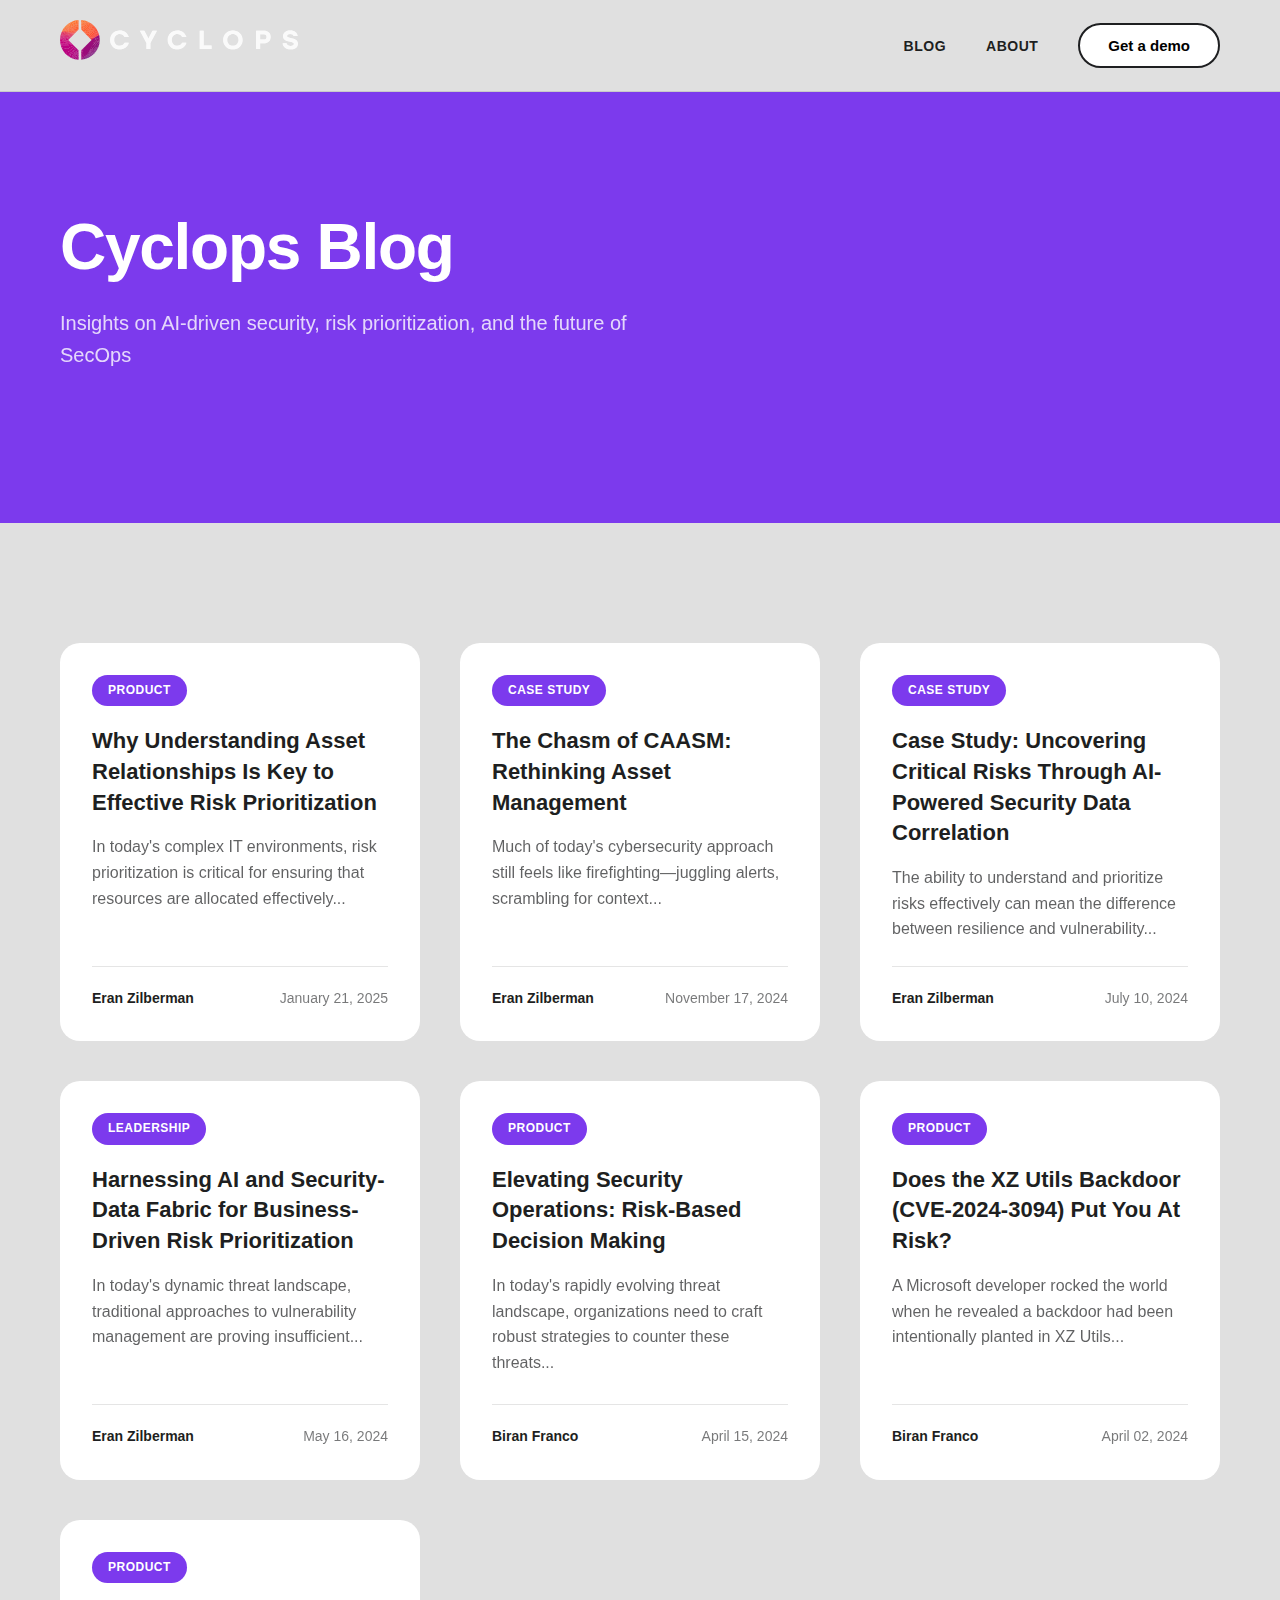
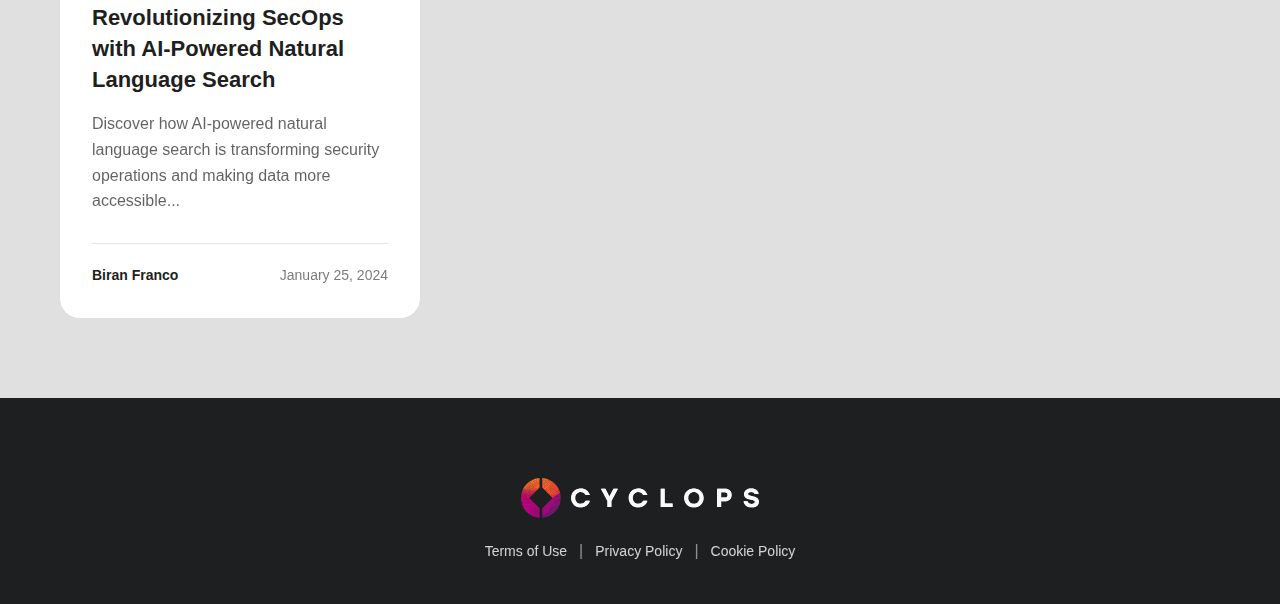
<file: blog.html>
<!DOCTYPE html>
<html lang="en">
<head>
    <meta charset="UTF-8">
    <meta name="viewport" content="width=device-width, initial-scale=1.0">
    <title>Cyclops Security</title>
    <link rel="icon" type="image/svg+xml" href="assets/cyclops_logo_circle.svg">
    <link rel="stylesheet" href="css/styles.css">
</head>
<body>
    <!-- Navigation -->
    <nav class="navbar">
        <div class="container">
            <div class="nav-logo">
                <a href="index.html" class="logo-link">
                    <img src="assets/cyclops_logo.svg" alt="Cyclops" class="logo-icon">
                </a>
            </div>
            <div class="nav-menu">
                <a href="blog.html" class="nav-link">BLOG</a>
                <a href="about.html" class="nav-link">ABOUT</a>
            </div>
            <div class="nav-cta">
                <button class="btn-demo">Get a demo</button>
            </div>
        </div>
    </nav>

    <!-- Hero Section -->
    <section class="hero">
        <div class="container">
            <div class="hero-content">
                <h1 class="hero-title">Cyclops Blog</h1>
                <p class="hero-subtitle">Insights on AI-driven security, risk prioritization, and the future of SecOps</p>
            </div>
        </div>
    </section>

    <!-- Blog Posts Grid -->
    <section class="blog-section">
        <div class="container">
            <div class="blog-grid">
                <!-- Blog Post 1 -->
                <a href="blog-posts/asset-relationships-is-key.html" class="blog-card-link">
                    <article class="blog-card">
                        <div class="blog-category">Product</div>
                        <h3 class="blog-title">Why Understanding Asset Relationships Is Key to Effective Risk Prioritization</h3>
                        <p class="blog-excerpt">In today's complex IT environments, risk prioritization is critical for ensuring that resources are allocated effectively...</p>
                        <div class="blog-meta">
                            <span class="blog-author">Eran Zilberman</span>
                            <span class="blog-date">January 21, 2025</span>
                        </div>
                    </article>
                </a>

                <!-- Blog Post 2 -->
                <a href="blog-posts/the-chasm-of-caasm.html" class="blog-card-link">
                    <article class="blog-card">
                        <div class="blog-category">Case Study</div>
                        <h3 class="blog-title">The Chasm of CAASM: Rethinking Asset Management</h3>
                        <p class="blog-excerpt">Much of today's cybersecurity approach still feels like firefighting—juggling alerts, scrambling for context...</p>
                        <div class="blog-meta">
                            <span class="blog-author">Eran Zilberman</span>
                            <span class="blog-date">November 17, 2024</span>
                        </div>
                    </article>
                </a>

                <!-- Blog Post 3 -->
                <a href="blog-posts/case-study-uncovering-risk.html" class="blog-card-link">
                    <article class="blog-card">
                        <div class="blog-category">Case Study</div>
                        <h3 class="blog-title">Case Study: Uncovering Critical Risks Through AI-Powered Security Data Correlation</h3>
                        <p class="blog-excerpt">The ability to understand and prioritize risks effectively can mean the difference between resilience and vulnerability...</p>
                        <div class="blog-meta">
                            <span class="blog-author">Eran Zilberman</span>
                            <span class="blog-date">July 10, 2024</span>
                        </div>
                    </article>
                </a>

                <!-- Blog Post 4 -->
                <a href="blog-posts/harnessing-ai-business-driven-risk-prioritization.html" class="blog-card-link">
                    <article class="blog-card">
                        <div class="blog-category">Leadership</div>
                        <h3 class="blog-title">Harnessing AI and Security-Data Fabric for Business-Driven Risk Prioritization</h3>
                        <p class="blog-excerpt">In today's dynamic threat landscape, traditional approaches to vulnerability management are proving insufficient...</p>
                        <div class="blog-meta">
                            <span class="blog-author">Eran Zilberman</span>
                            <span class="blog-date">May 16, 2024</span>
                        </div>
                    </article>
                </a>

                <!-- Blog Post 5 -->
                <a href="blog-posts/risk-based-decision-making.html" class="blog-card-link">
                    <article class="blog-card">
                        <div class="blog-category">Product</div>
                        <h3 class="blog-title">Elevating Security Operations: Risk-Based Decision Making</h3>
                        <p class="blog-excerpt">In today's rapidly evolving threat landscape, organizations need to craft robust strategies to counter these threats...</p>
                        <div class="blog-meta">
                            <span class="blog-author">Biran Franco</span>
                            <span class="blog-date">April 15, 2024</span>
                        </div>
                    </article>
                </a>

                <!-- Blog Post 6 -->
                <a href="blog-posts/cve-2024-3094.html" class="blog-card-link">
                    <article class="blog-card">
                        <div class="blog-category">Product</div>
                        <h3 class="blog-title">Does the XZ Utils Backdoor (CVE-2024-3094) Put You At Risk?</h3>
                        <p class="blog-excerpt">A Microsoft developer rocked the world when he revealed a backdoor had been intentionally planted in XZ Utils...</p>
                        <div class="blog-meta">
                            <span class="blog-author">Biran Franco</span>
                            <span class="blog-date">April 02, 2024</span>
                        </div>
                    </article>
                </a>

                <!-- Blog Post 7 -->
                <a href="blog-posts/ai-powered-nlp-search.html" class="blog-card-link">
                    <article class="blog-card">
                        <div class="blog-category">Product</div>
                        <h3 class="blog-title">Revolutionizing SecOps with AI-Powered Natural Language Search</h3>
                        <p class="blog-excerpt">Discover how AI-powered natural language search is transforming security operations and making data more accessible...</p>
                        <div class="blog-meta">
                            <span class="blog-author">Biran Franco</span>
                            <span class="blog-date">January 25, 2024</span>
                        </div>
                    </article>
                </a>
            </div>
        </div>
    </section>

    <!-- Footer -->
    <footer class="footer dark-bg">
        <div class="container">
            <div class="footer-brand">
                <img src="assets/cyclops_logo.svg" alt="Cyclops" class="footer-logo">
            </div>
            <div class="footer-links">
                <a href="legal/terms-of-use.html" class="footer-link">Terms of Use</a>
                <span class="footer-separator">|</span>
                <a href="legal/privacy-policy.html" class="footer-link">Privacy Policy</a>
                <span class="footer-separator">|</span>
                <a href="legal/cookie-policy.html" class="footer-link">Cookie Policy</a>
            </div>
        </div>
    </footer>

    <script src="js/main.js"></script>
</body>
</html>
</file>
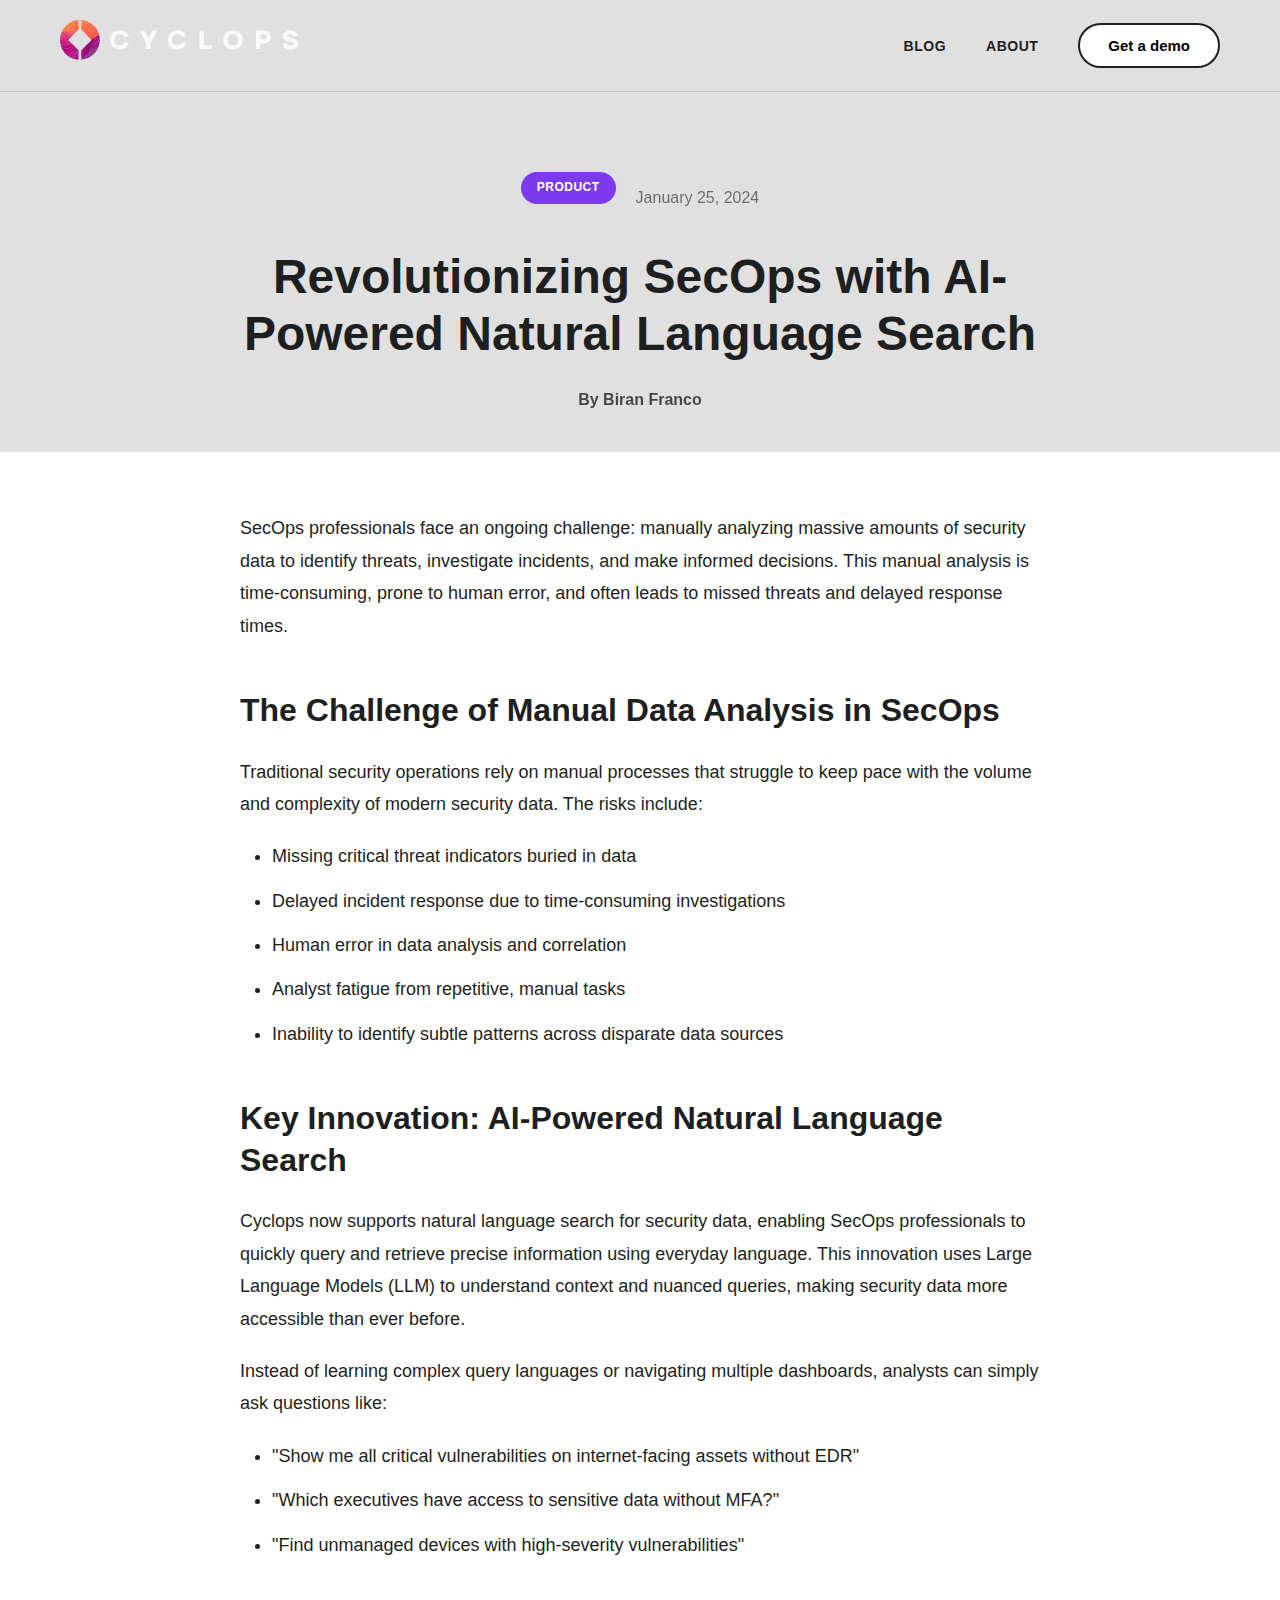
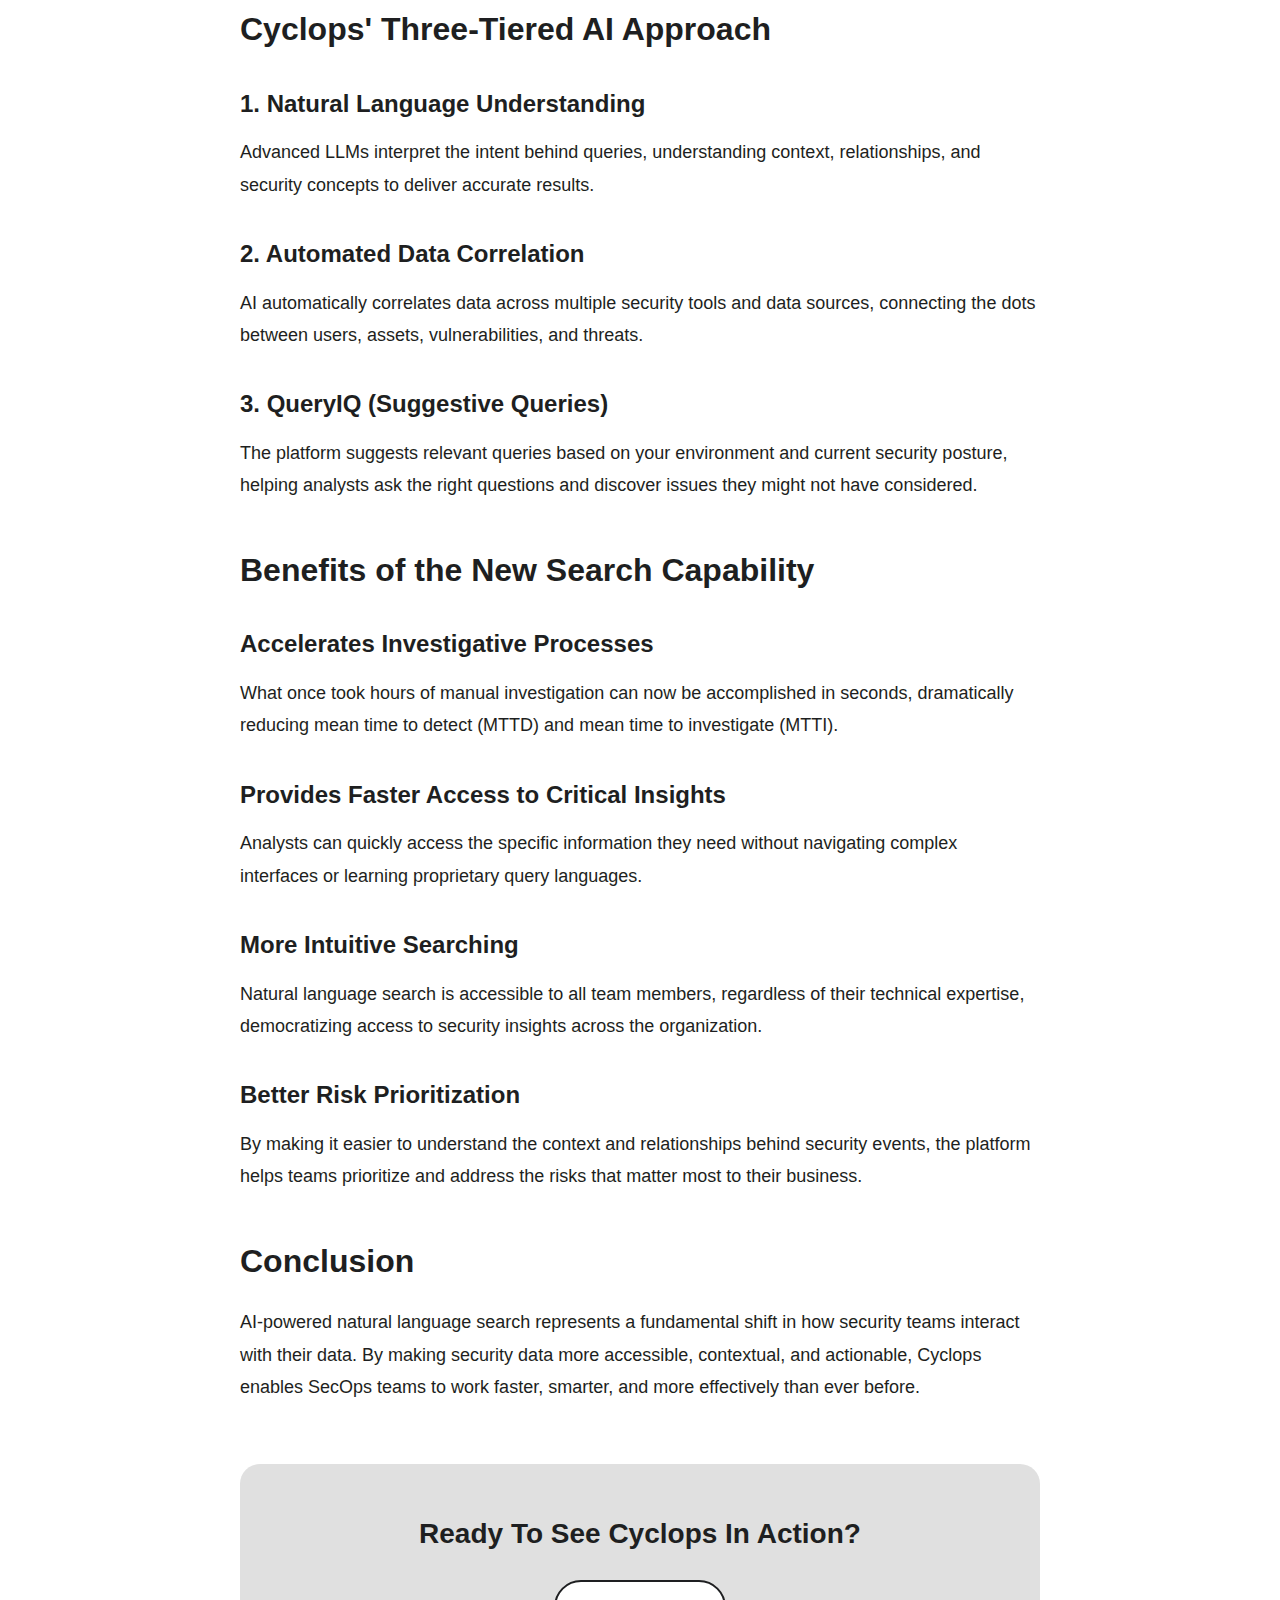
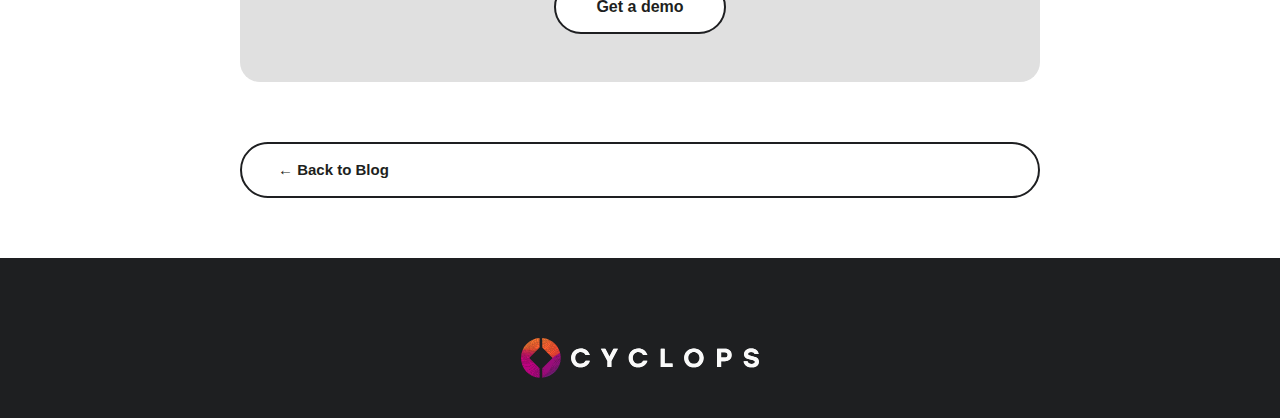
<file: blog-posts/ai-powered-nlp-search.html>
<!DOCTYPE html>
<html lang="en">
<head>
    <meta charset="UTF-8">
    <meta name="viewport" content="width=device-width, initial-scale=1.0">
    <title>Revolutionizing SecOps with AI-Powered Natural Language Search - Cyclops Blog</title>
    <link rel="stylesheet" href="../css/styles.css">
</head>
<body>
    <!-- Navigation -->
    <nav class="navbar">
        <div class="container">
            <div class="nav-logo">
                <a href="../index.html" class="logo-link">
                    <img src="../assets/cyclops_logo.svg" alt="Cyclops" class="logo-icon">
                </a>
            </div>
            <div class="nav-menu">
                <a href="../blog.html" class="nav-link">BLOG</a>
                <a href="../about.html" class="nav-link">ABOUT</a>
            </div>
            <div class="nav-cta">
                <button class="btn-demo">Get a demo</button>
            </div>
        </div>
    </nav>

    <!-- Blog Post Header -->
    <section class="blog-post-header">
        <div class="container">
            <div class="blog-post-meta">
                <span class="blog-category">Product</span>
                <span class="blog-date">January 25, 2024</span>
            </div>
            <h1 class="blog-post-title">Revolutionizing SecOps with AI-Powered Natural Language Search</h1>
            <div class="blog-author-info">
                <span class="blog-author">By Biran Franco</span>
            </div>
        </div>
    </section>

    <!-- Blog Post Content -->
    <article class="blog-post-content">
        <div class="container">
            <div class="blog-post-body">
                <p>SecOps professionals face an ongoing challenge: manually analyzing massive amounts of security data to identify threats, investigate incidents, and make informed decisions. This manual analysis is time-consuming, prone to human error, and often leads to missed threats and delayed response times.</p>

                <h2>The Challenge of Manual Data Analysis in SecOps</h2>
                <p>Traditional security operations rely on manual processes that struggle to keep pace with the volume and complexity of modern security data. The risks include:</p>
                <ul>
                    <li>Missing critical threat indicators buried in data</li>
                    <li>Delayed incident response due to time-consuming investigations</li>
                    <li>Human error in data analysis and correlation</li>
                    <li>Analyst fatigue from repetitive, manual tasks</li>
                    <li>Inability to identify subtle patterns across disparate data sources</li>
                </ul>

                <h2>Key Innovation: AI-Powered Natural Language Search</h2>
                <p>Cyclops now supports natural language search for security data, enabling SecOps professionals to quickly query and retrieve precise information using everyday language. This innovation uses Large Language Models (LLM) to understand context and nuanced queries, making security data more accessible than ever before.</p>

                <p>Instead of learning complex query languages or navigating multiple dashboards, analysts can simply ask questions like:</p>
                <ul>
                    <li>"Show me all critical vulnerabilities on internet-facing assets without EDR"</li>
                    <li>"Which executives have access to sensitive data without MFA?"</li>
                    <li>"Find unmanaged devices with high-severity vulnerabilities"</li>
                </ul>

                <h2>Cyclops' Three-Tiered AI Approach</h2>

                <h3>1. Natural Language Understanding</h3>
                <p>Advanced LLMs interpret the intent behind queries, understanding context, relationships, and security concepts to deliver accurate results.</p>

                <h3>2. Automated Data Correlation</h3>
                <p>AI automatically correlates data across multiple security tools and data sources, connecting the dots between users, assets, vulnerabilities, and threats.</p>

                <h3>3. QueryIQ (Suggestive Queries)</h3>
                <p>The platform suggests relevant queries based on your environment and current security posture, helping analysts ask the right questions and discover issues they might not have considered.</p>

                <h2>Benefits of the New Search Capability</h2>

                <h3>Accelerates Investigative Processes</h3>
                <p>What once took hours of manual investigation can now be accomplished in seconds, dramatically reducing mean time to detect (MTTD) and mean time to investigate (MTTI).</p>

                <h3>Provides Faster Access to Critical Insights</h3>
                <p>Analysts can quickly access the specific information they need without navigating complex interfaces or learning proprietary query languages.</p>

                <h3>More Intuitive Searching</h3>
                <p>Natural language search is accessible to all team members, regardless of their technical expertise, democratizing access to security insights across the organization.</p>

                <h3>Better Risk Prioritization</h3>
                <p>By making it easier to understand the context and relationships behind security events, the platform helps teams prioritize and address the risks that matter most to their business.</p>

                <h2>Conclusion</h2>
                <p>AI-powered natural language search represents a fundamental shift in how security teams interact with their data. By making security data more accessible, contextual, and actionable, Cyclops enables SecOps teams to work faster, smarter, and more effectively than ever before.</p>
            </div>

            <div class="blog-post-cta">
                <h3>Ready To See Cyclops In Action?</h3>
                <button class="btn-primary">Get a demo</button>
            </div>

            <div class="blog-post-back">
                <a href="../blog.html" class="btn-dark">← Back to Blog</a>
            </div>
        </div>
    </article>

    <!-- Footer -->
    <footer class="footer dark-bg">
        <div class="container">
            <div class="footer-brand">
                <img src="../assets/cyclops_logo.svg" alt="Cyclops" class="footer-logo">
            </div>
        </div>
    </footer>

    <script src="../js/main.js"></script>
</body>
</html>
</file>
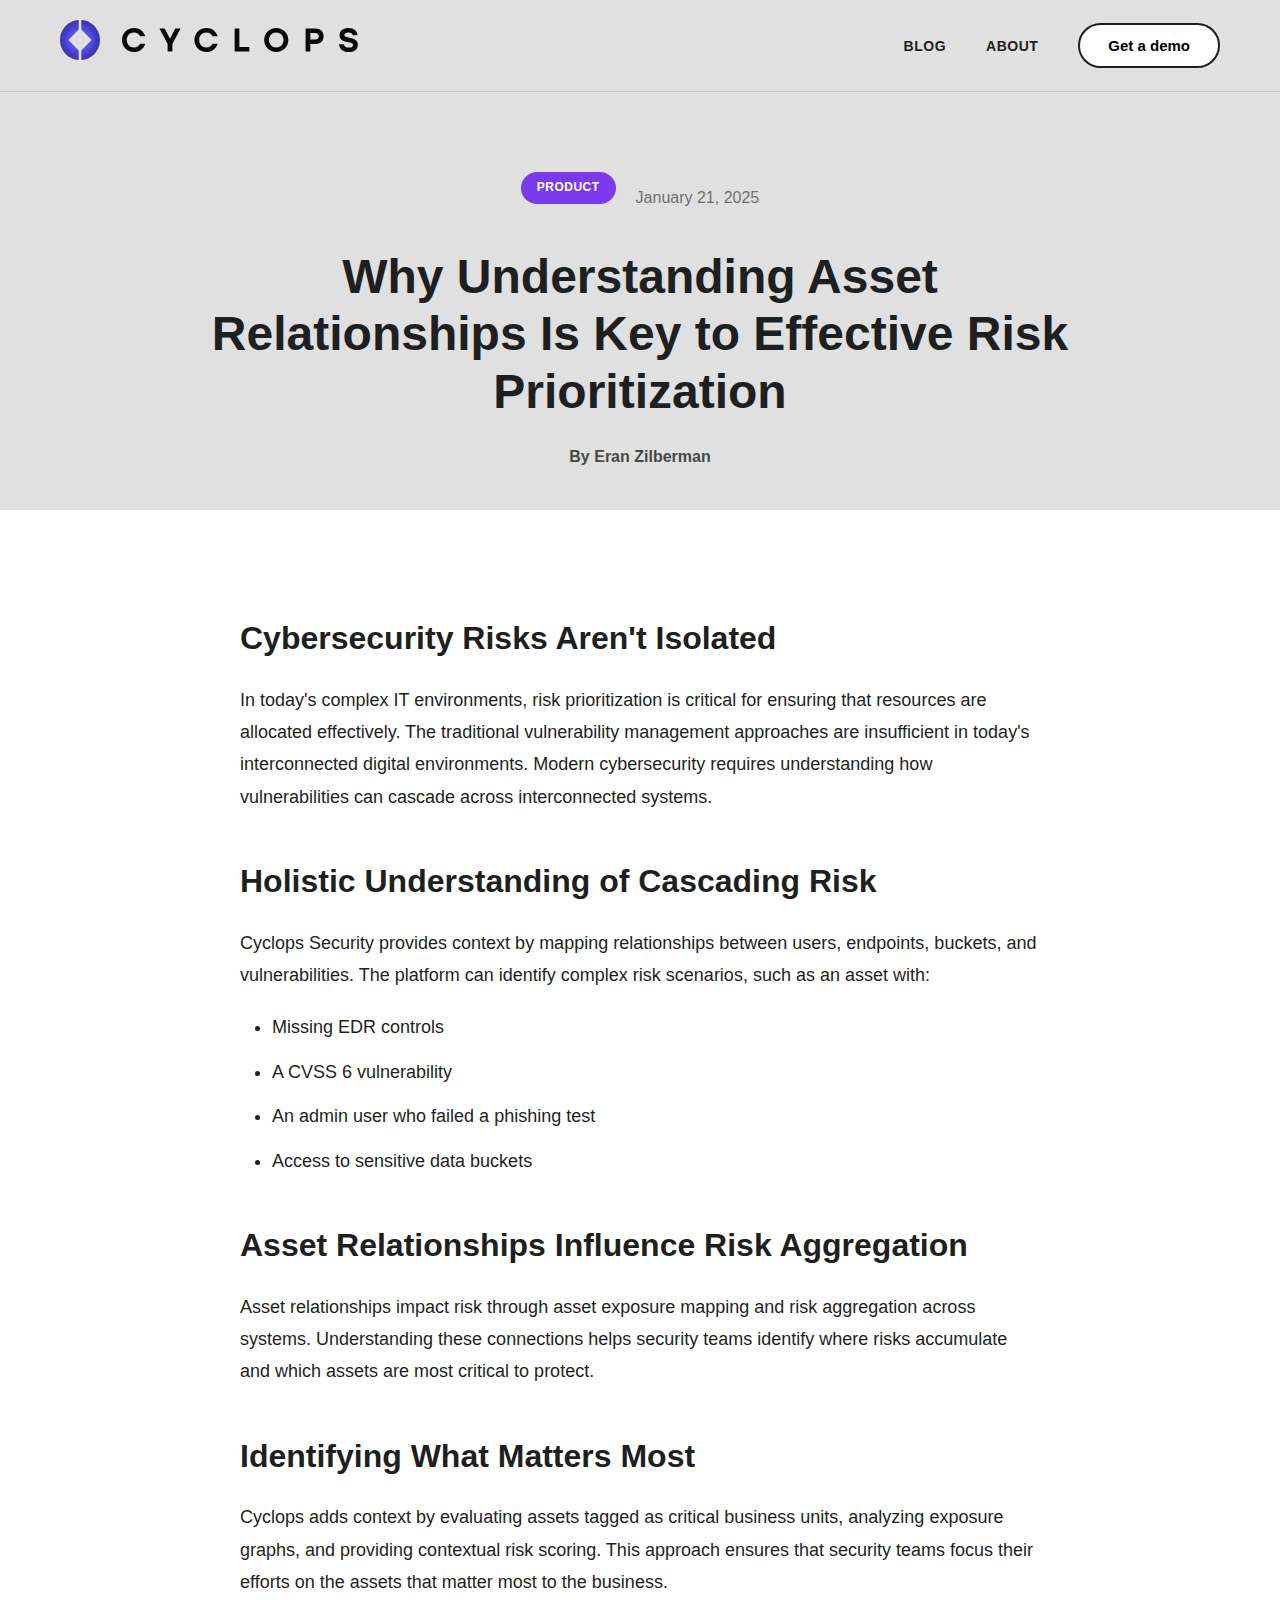
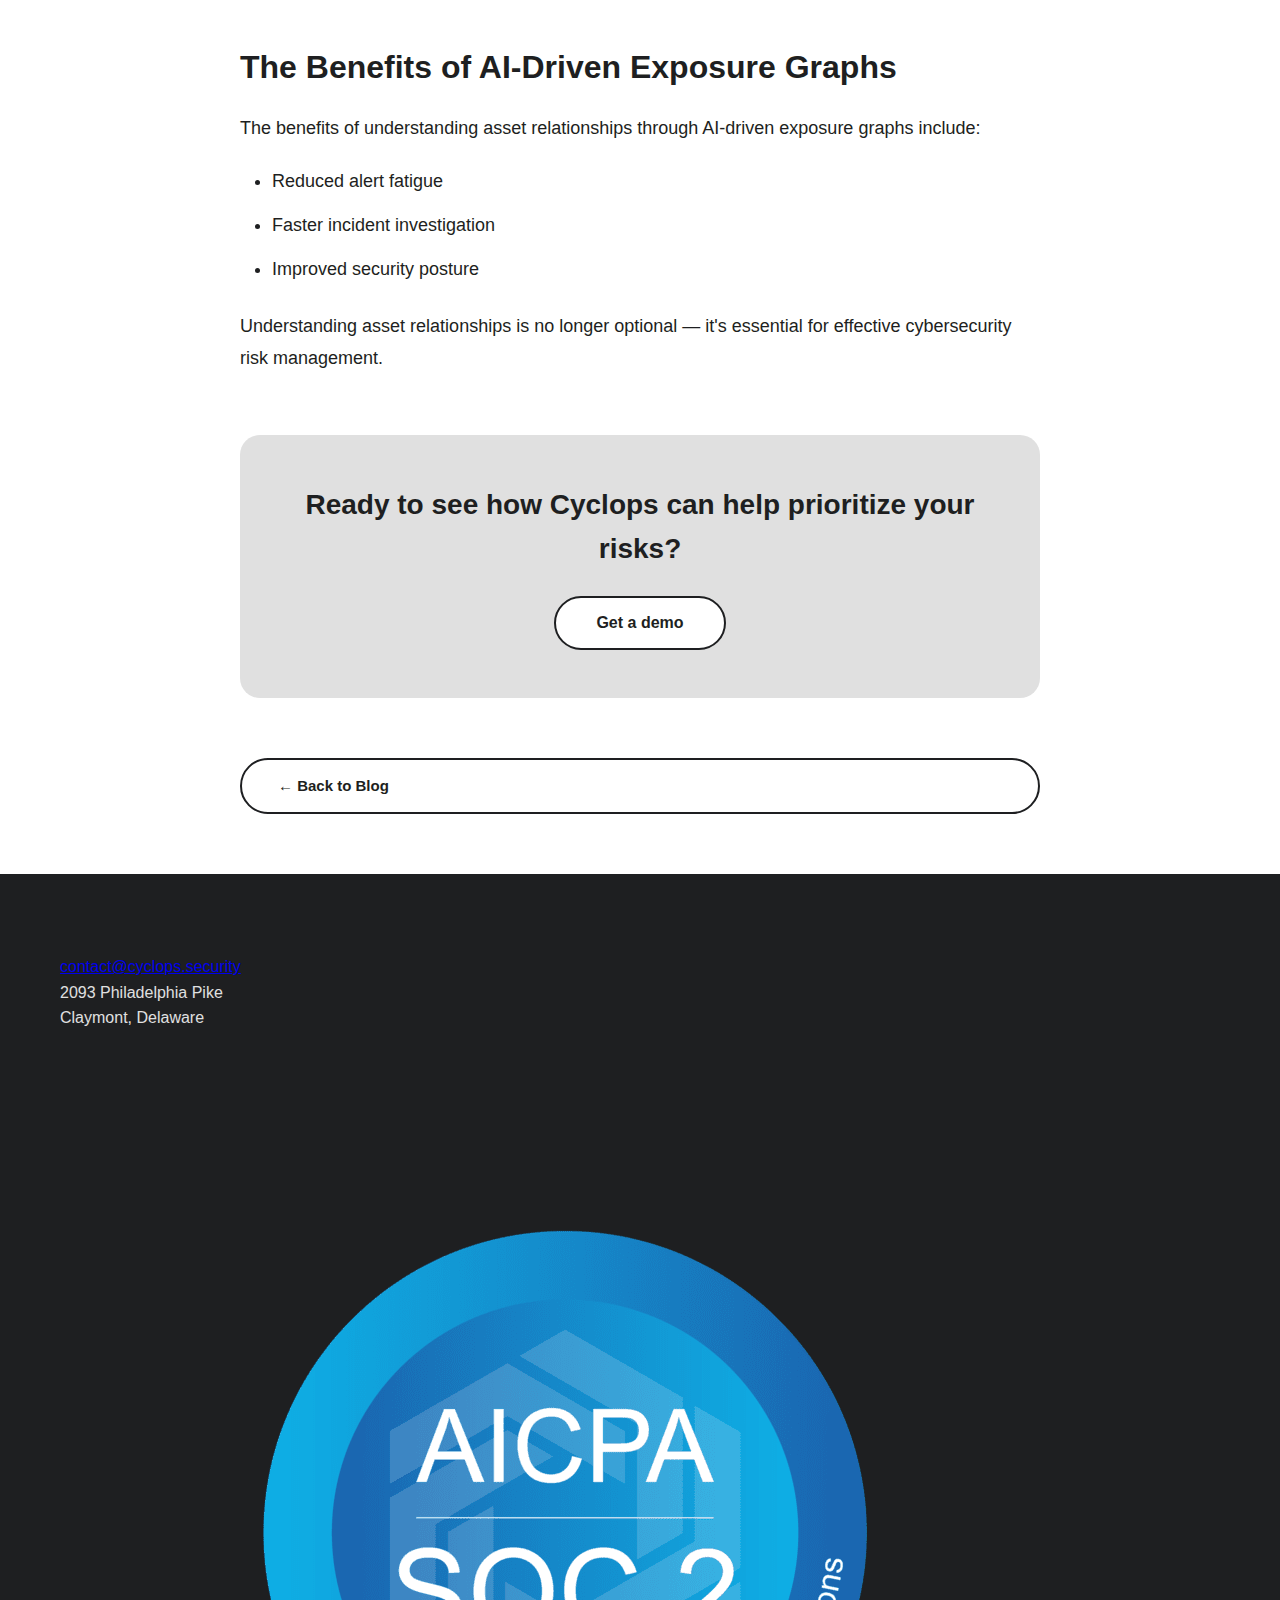
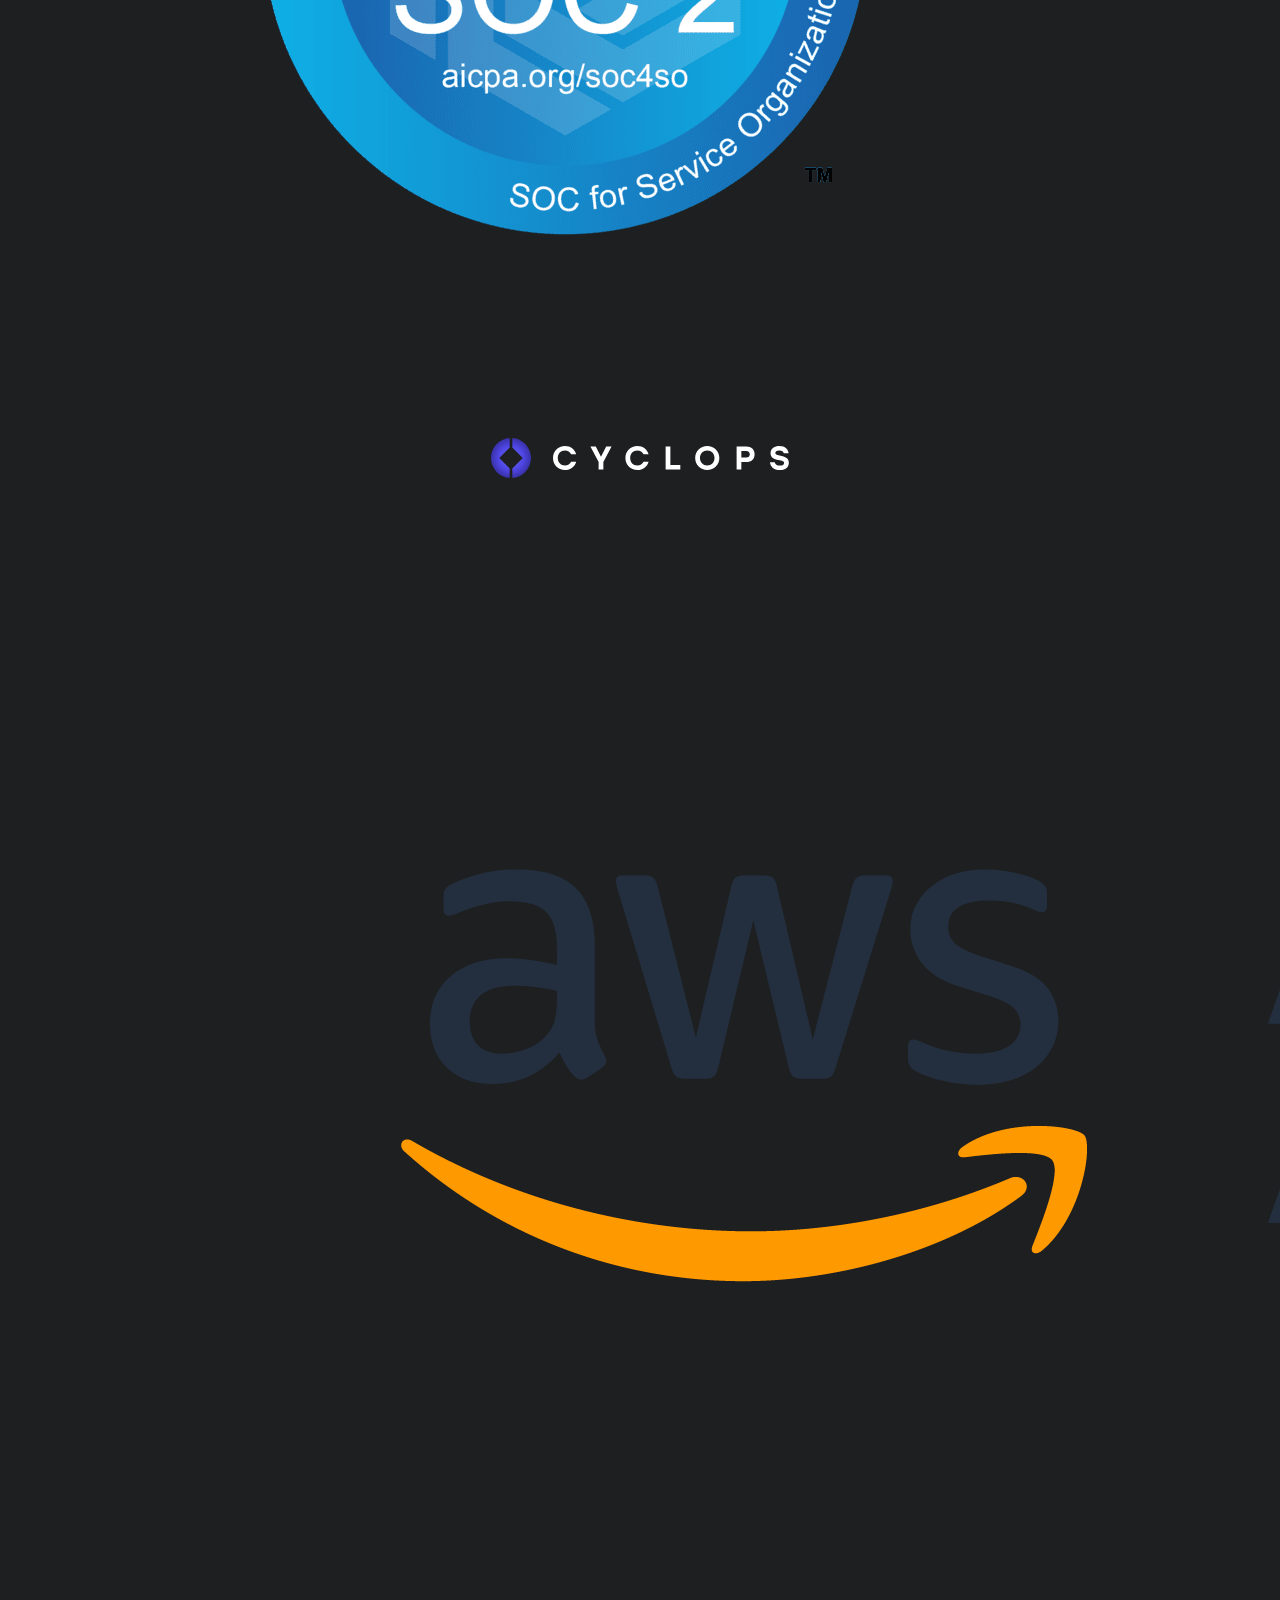
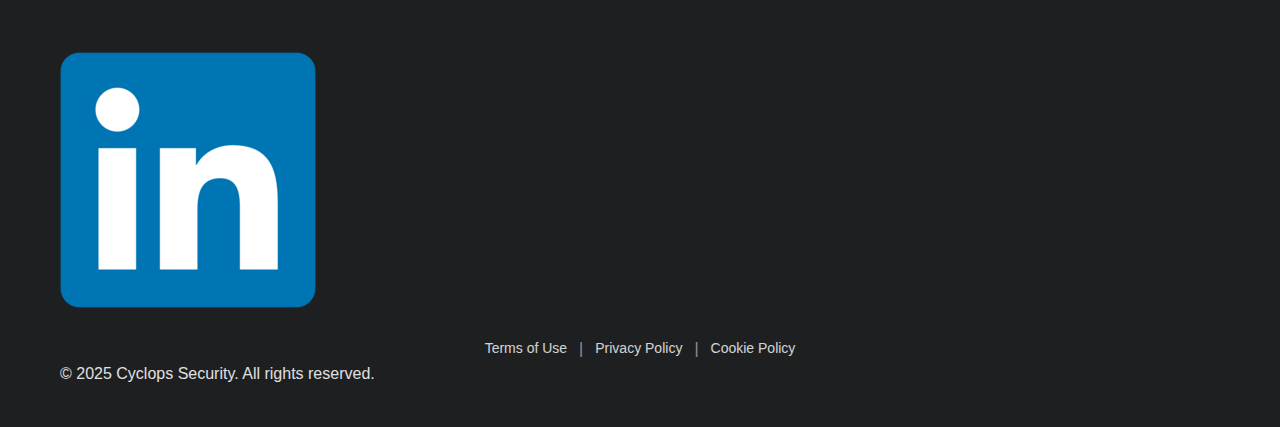
<file: blog-posts/asset-relationships-is-key.html>
<!DOCTYPE html>
<html lang="en">
<head>
    <meta charset="UTF-8">
    <meta name="viewport" content="width=device-width, initial-scale=1.0">
    <title>Cyclops Security</title>
    <link rel="icon" type="image/svg+xml" href="../assets/CyclopsLogo-NoText.svg">
    <link rel="stylesheet" href="../css/styles.css">
</head>
<body>
    <!-- Navigation -->
    <nav class="navbar">
        <div class="container">
            <div class="nav-logo">
                <a href="../index.html" class="logo-link">
                    <img src="../assets/CyclopsLogo-BlackText.svg" alt="Cyclops" class="logo-icon">
                </a>
            </div>
            <button class="hamburger" aria-label="Menu">
                <span></span>
                <span></span>
                <span></span>
            </button>
            <div class="nav-menu">
                <a href="../blog.html" class="nav-link">BLOG</a>
                <a href="../about.html" class="nav-link">ABOUT</a>
                <button class="btn-demo">Get a demo</button>
            </div>
            <div class="nav-cta">
                <button class="btn-demo">Get a demo</button>
            </div>
        </div>
    </nav>

    <!-- Blog Post Header -->
    <section class="blog-post-header">
        <div class="container">
            <div class="blog-post-meta">
                <span class="blog-category">Product</span>
                <span class="blog-date">January 21, 2025</span>
            </div>
            <h1 class="blog-post-title">Why Understanding Asset Relationships Is Key to Effective Risk Prioritization</h1>
            <div class="blog-author-info">
                <span class="blog-author">By Eran Zilberman</span>
            </div>
        </div>
    </section>

    <!-- Blog Post Content -->
    <article class="blog-post-content">
        <div class="container">
            <div class="blog-post-body">
                <h2>Cybersecurity Risks Aren't Isolated</h2>
                <p>In today's complex IT environments, risk prioritization is critical for ensuring that resources are allocated effectively. The traditional vulnerability management approaches are insufficient in today's interconnected digital environments. Modern cybersecurity requires understanding how vulnerabilities can cascade across interconnected systems.</p>

                <h2>Holistic Understanding of Cascading Risk</h2>
                <p>Cyclops Security provides context by mapping relationships between users, endpoints, buckets, and vulnerabilities. The platform can identify complex risk scenarios, such as an asset with:</p>
                <ul>
                    <li>Missing EDR controls</li>
                    <li>A CVSS 6 vulnerability</li>
                    <li>An admin user who failed a phishing test</li>
                    <li>Access to sensitive data buckets</li>
                </ul>

                <h2>Asset Relationships Influence Risk Aggregation</h2>
                <p>Asset relationships impact risk through asset exposure mapping and risk aggregation across systems. Understanding these connections helps security teams identify where risks accumulate and which assets are most critical to protect.</p>

                <h2>Identifying What Matters Most</h2>
                <p>Cyclops adds context by evaluating assets tagged as critical business units, analyzing exposure graphs, and providing contextual risk scoring. This approach ensures that security teams focus their efforts on the assets that matter most to the business.</p>

                <h2>The Benefits of AI-Driven Exposure Graphs</h2>
                <p>The benefits of understanding asset relationships through AI-driven exposure graphs include:</p>
                <ul>
                    <li>Reduced alert fatigue</li>
                    <li>Faster incident investigation</li>
                    <li>Improved security posture</li>
                </ul>
                <p>Understanding asset relationships is no longer optional — it's essential for effective cybersecurity risk management.</p>
            </div>

            <div class="blog-post-cta">
                <h3>Ready to see how Cyclops can help prioritize your risks?</h3>
                <button class="btn-primary">Get a demo</button>
            </div>

            <div class="blog-post-back">
                <a href="../blog.html" class="btn-dark">← Back to Blog</a>
            </div>
        </div>
    </article>

    <!-- Footer -->
    <footer class="footer dark-bg">
        <div class="container">
            <div class="footer-top">
                <div class="footer-contact">
                    <p><a href="mailto:contact@cyclops.security">contact@cyclops.security</a></p>
                    <p>2093 Philadelphia Pike<br>Claymont, Delaware</p>
                </div>
                <img src="../assets/images/SOC-2-Type-2.png" alt="SOC 2 Type 2" class="soc2-badge">
                <div class="footer-brand">
                    <img src="../assets/CyclopsLogo-WhiteText.svg" alt="Cyclops" class="footer-logo">
                </div>
                <div class="footer-aws">
                    <a href="https://aws.amazon.com/marketplace/pp/prodview-qosjaonicohoa" target="_blank" rel="noopener noreferrer">
                        <img src="../assets/images/aws marketplace.png" alt="AWS Marketplace" class="aws-badge">
                    </a>
                </div>
                <div class="footer-linkedin">
                    <a href="https://linkedin.com/company/cyclopssecurity" target="_blank" rel="noopener noreferrer">
                        <img src="../assets/images/linkedin.png" alt="LinkedIn" class="linkedin-badge">
                    </a>
                </div>
            </div>
            <div class="footer-links">
                <a href="../legal/terms-of-use.html" class="footer-link">Terms of Use</a>
                <span class="footer-separator">|</span>
                <a href="../legal/privacy-policy.html" class="footer-link">Privacy Policy</a>
                <span class="footer-separator">|</span>
                <a href="../legal/cookie-policy.html" class="footer-link">Cookie Policy</a>
            </div>
            <div class="footer-copyright">
                © 2025 Cyclops Security. All rights reserved.
            </div>
        </div>
    </footer>

    <script src="../js/main.js"></script>
</body>
</html>
</file>
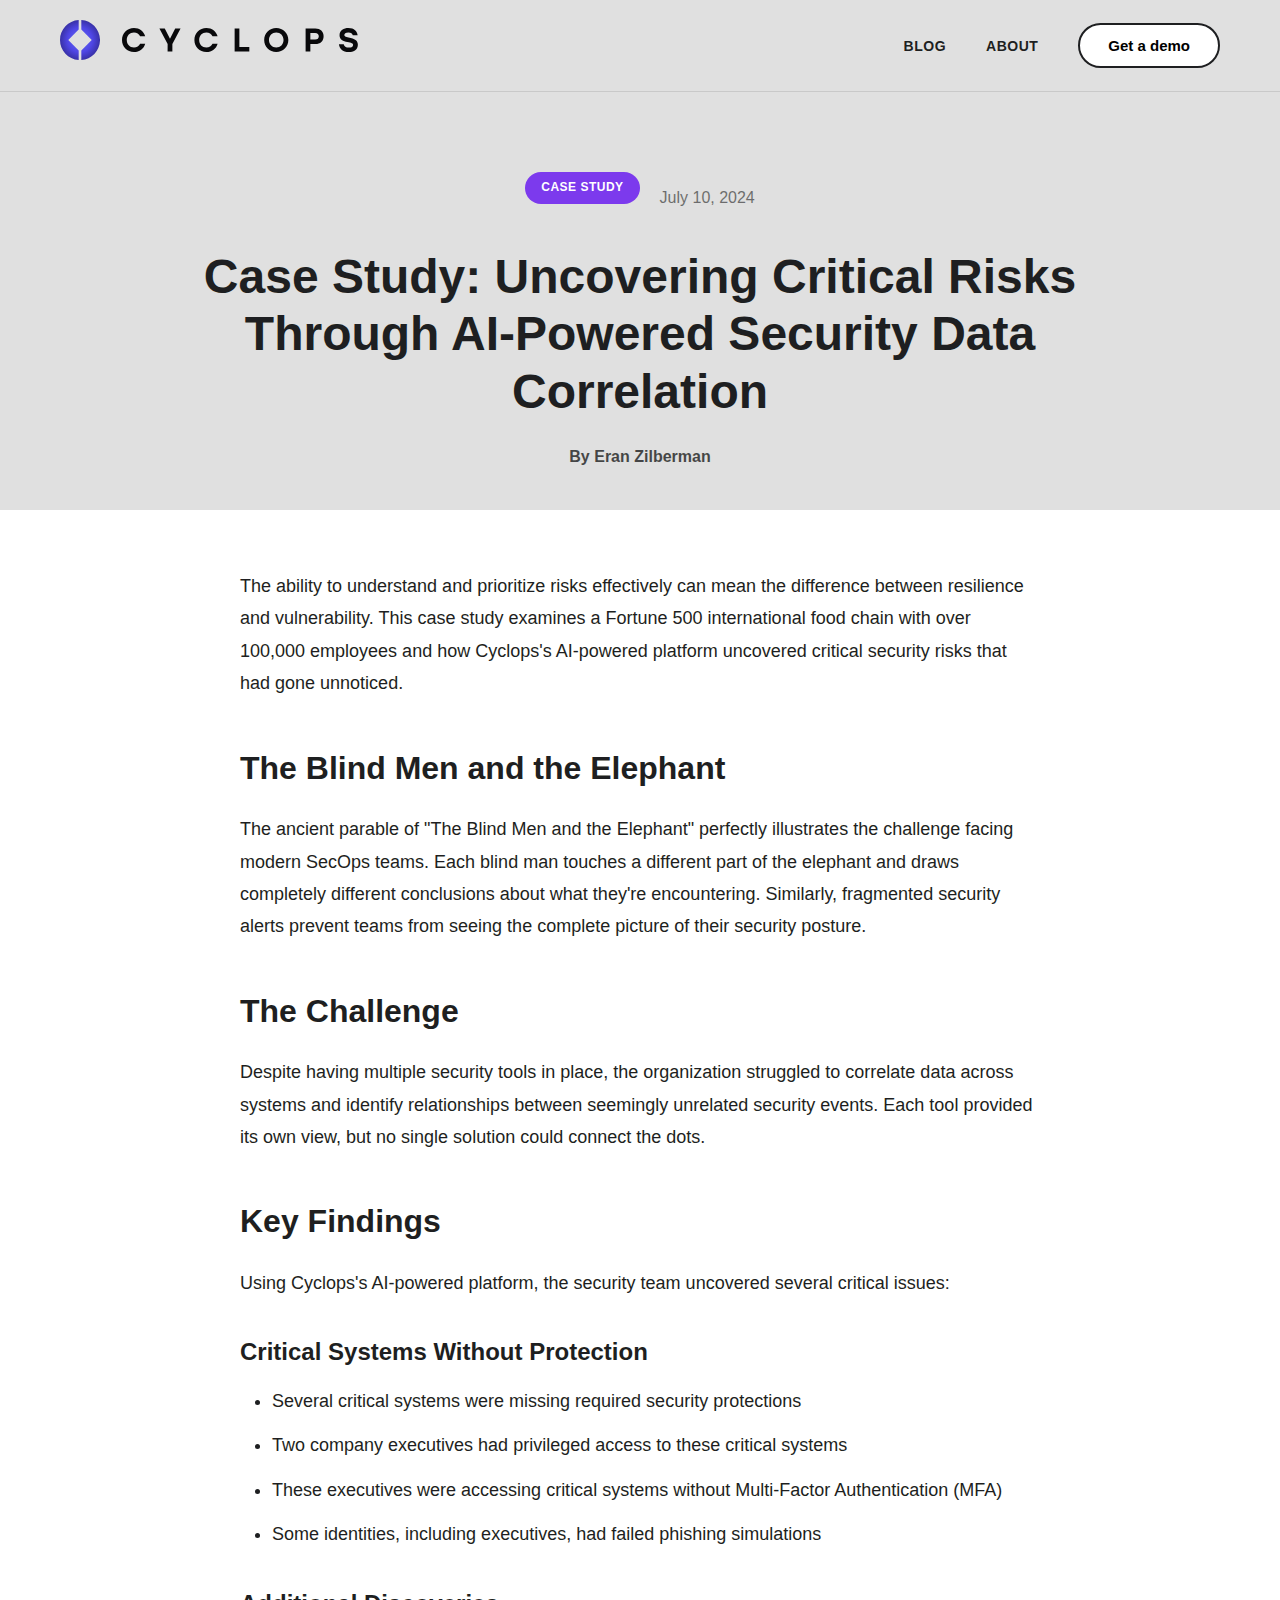
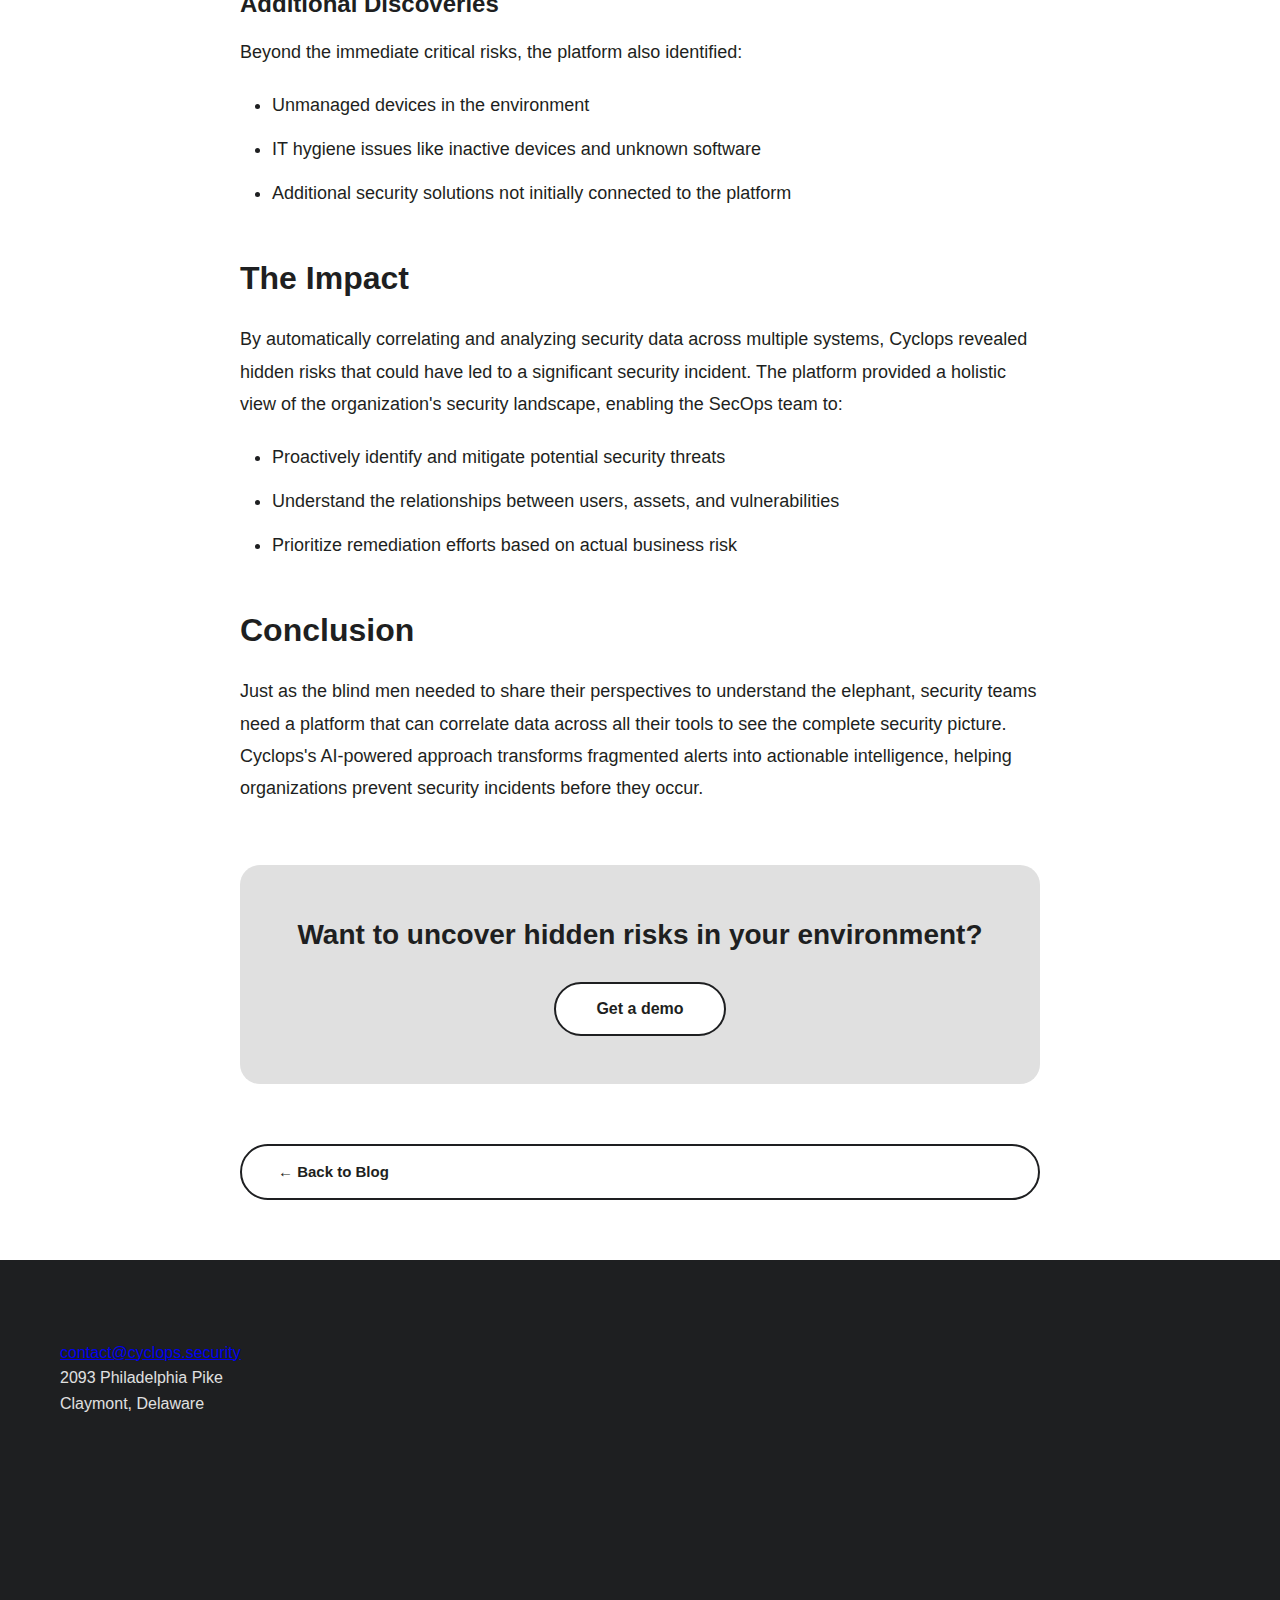
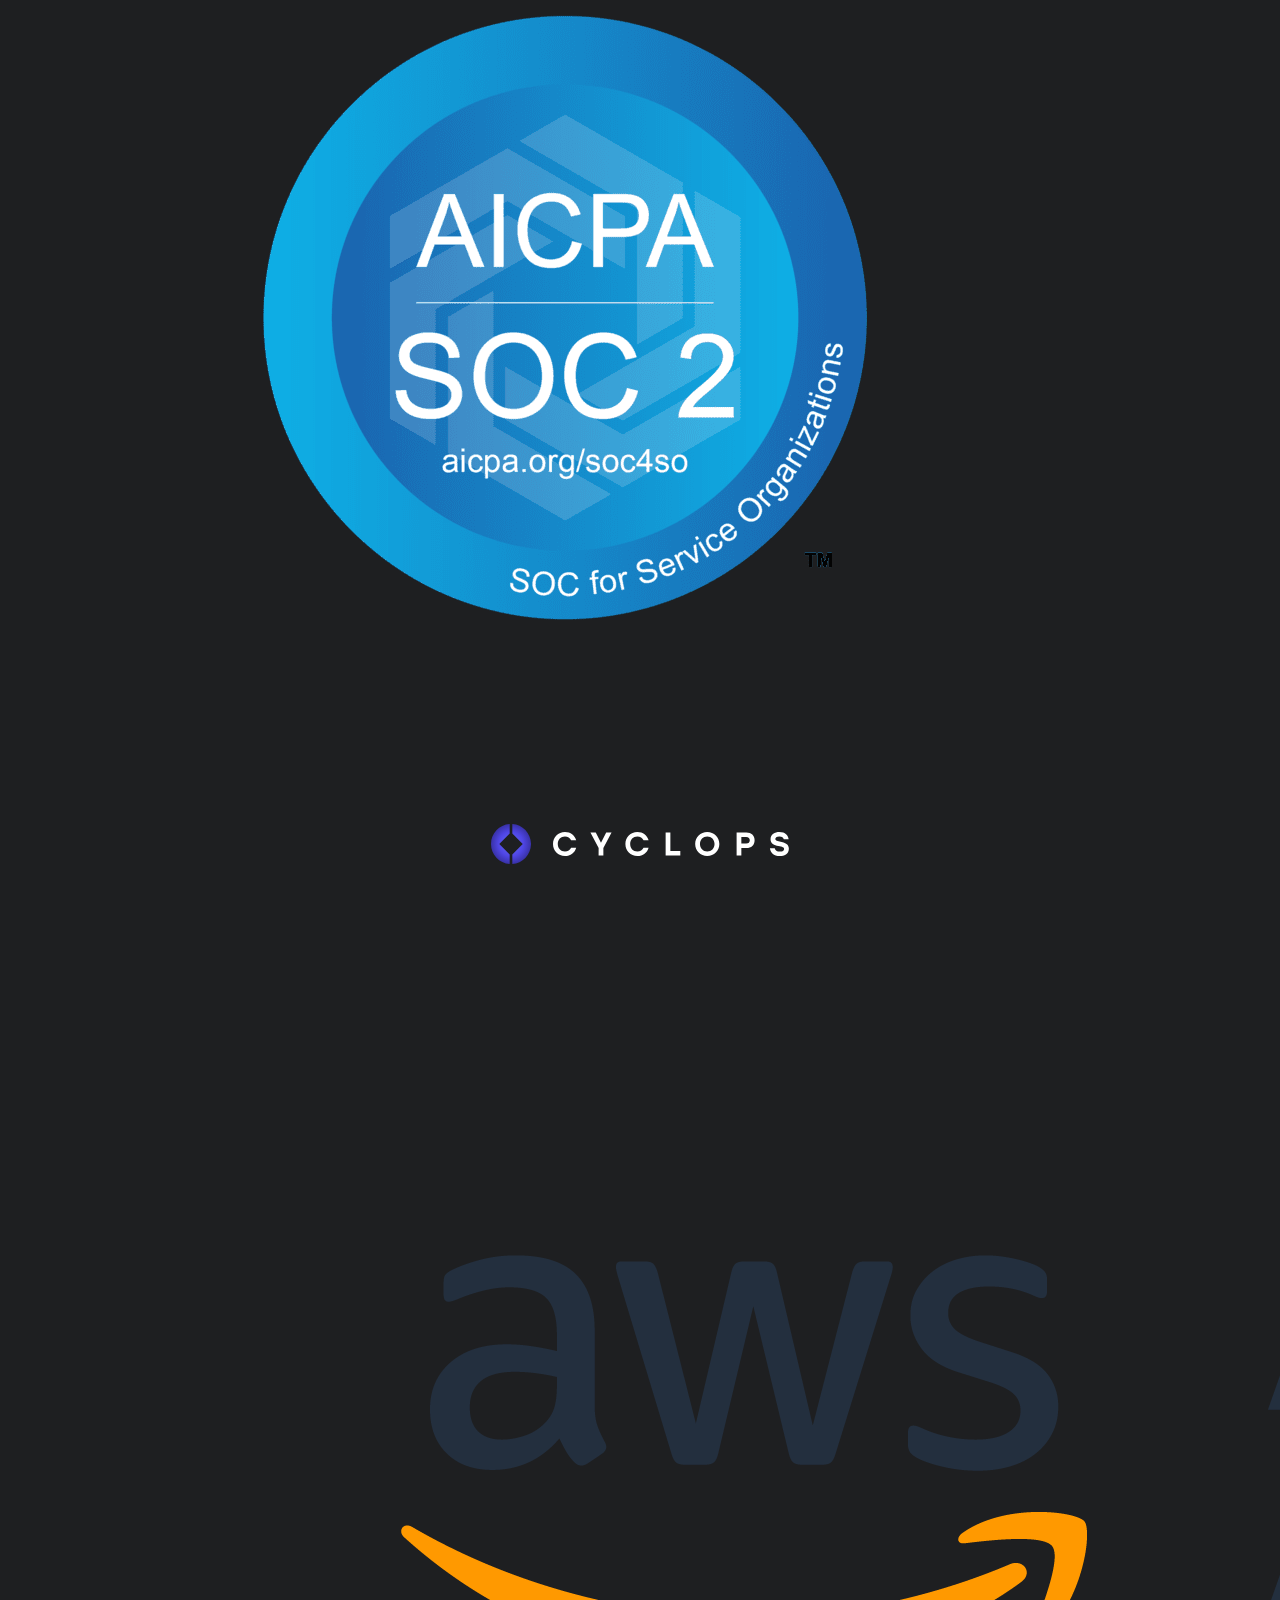
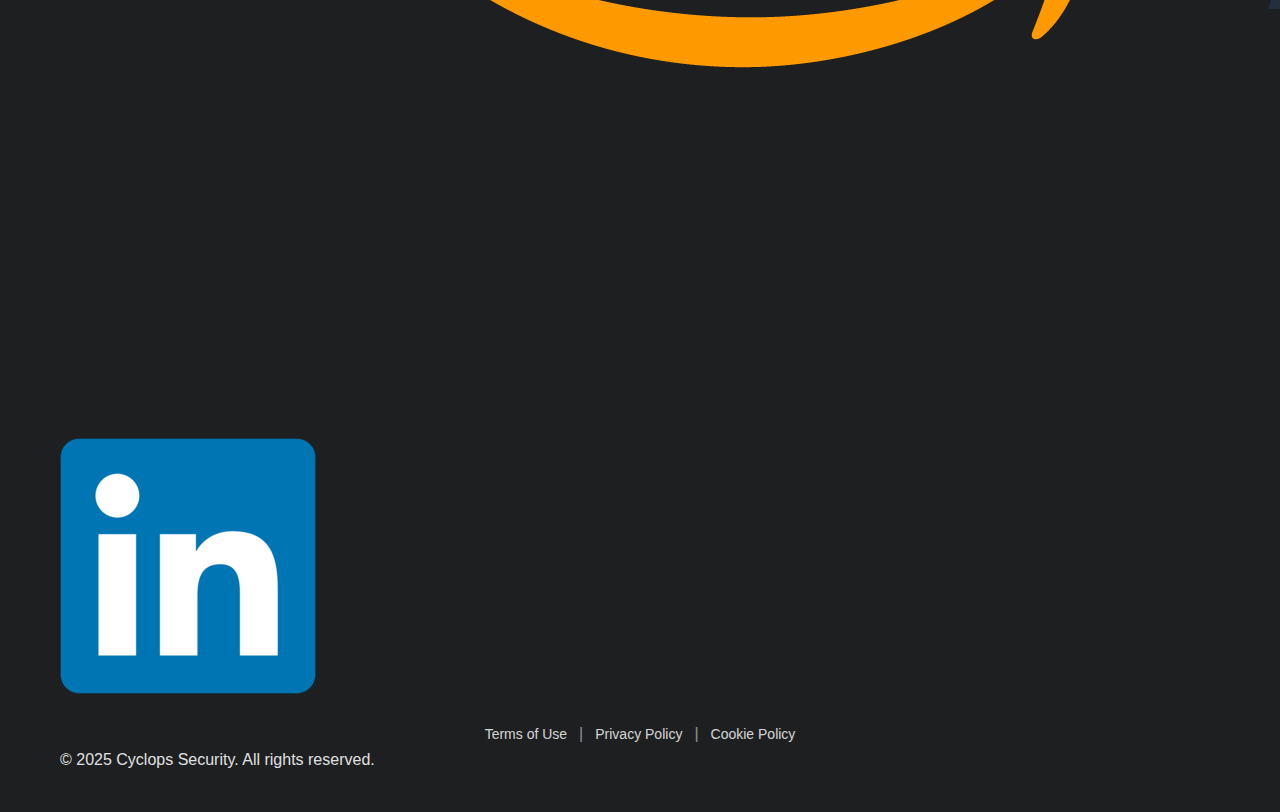
<file: blog-posts/case-study-uncovering-risk.html>
<!DOCTYPE html>
<html lang="en">
<head>
    <meta charset="UTF-8">
    <meta name="viewport" content="width=device-width, initial-scale=1.0">
    <title>Cyclops Security</title>
    <link rel="icon" type="image/svg+xml" href="../assets/CyclopsLogo-NoText.svg">
    <link rel="stylesheet" href="../css/styles.css">
</head>
<body>
    <!-- Navigation -->
    <nav class="navbar">
        <div class="container">
            <div class="nav-logo">
                <a href="../index.html" class="logo-link">
                    <img src="../assets/CyclopsLogo-BlackText.svg" alt="Cyclops" class="logo-icon">
                </a>
            </div>
            <button class="hamburger" aria-label="Menu">
                <span></span>
                <span></span>
                <span></span>
            </button>
            <div class="nav-menu">
                <a href="../blog.html" class="nav-link">BLOG</a>
                <a href="../about.html" class="nav-link">ABOUT</a>
                <button class="btn-demo">Get a demo</button>
            </div>
            <div class="nav-cta">
                <button class="btn-demo">Get a demo</button>
            </div>
        </div>
    </nav>

    <!-- Blog Post Header -->
    <section class="blog-post-header">
        <div class="container">
            <div class="blog-post-meta">
                <span class="blog-category">Case Study</span>
                <span class="blog-date">July 10, 2024</span>
            </div>
            <h1 class="blog-post-title">Case Study: Uncovering Critical Risks Through AI-Powered Security Data Correlation</h1>
            <div class="blog-author-info">
                <span class="blog-author">By Eran Zilberman</span>
            </div>
        </div>
    </section>

    <!-- Blog Post Content -->
    <article class="blog-post-content">
        <div class="container">
            <div class="blog-post-body">
                <p>The ability to understand and prioritize risks effectively can mean the difference between resilience and vulnerability. This case study examines a Fortune 500 international food chain with over 100,000 employees and how Cyclops's AI-powered platform uncovered critical security risks that had gone unnoticed.</p>

                <h2>The Blind Men and the Elephant</h2>
                <p>The ancient parable of "The Blind Men and the Elephant" perfectly illustrates the challenge facing modern SecOps teams. Each blind man touches a different part of the elephant and draws completely different conclusions about what they're encountering. Similarly, fragmented security alerts prevent teams from seeing the complete picture of their security posture.</p>

                <h2>The Challenge</h2>
                <p>Despite having multiple security tools in place, the organization struggled to correlate data across systems and identify relationships between seemingly unrelated security events. Each tool provided its own view, but no single solution could connect the dots.</p>

                <h2>Key Findings</h2>
                <p>Using Cyclops's AI-powered platform, the security team uncovered several critical issues:</p>

                <h3>Critical Systems Without Protection</h3>
                <ul>
                    <li>Several critical systems were missing required security protections</li>
                    <li>Two company executives had privileged access to these critical systems</li>
                    <li>These executives were accessing critical systems without Multi-Factor Authentication (MFA)</li>
                    <li>Some identities, including executives, had failed phishing simulations</li>
                </ul>

                <h3>Additional Discoveries</h3>
                <p>Beyond the immediate critical risks, the platform also identified:</p>
                <ul>
                    <li>Unmanaged devices in the environment</li>
                    <li>IT hygiene issues like inactive devices and unknown software</li>
                    <li>Additional security solutions not initially connected to the platform</li>
                </ul>

                <h2>The Impact</h2>
                <p>By automatically correlating and analyzing security data across multiple systems, Cyclops revealed hidden risks that could have led to a significant security incident. The platform provided a holistic view of the organization's security landscape, enabling the SecOps team to:</p>
                <ul>
                    <li>Proactively identify and mitigate potential security threats</li>
                    <li>Understand the relationships between users, assets, and vulnerabilities</li>
                    <li>Prioritize remediation efforts based on actual business risk</li>
                </ul>

                <h2>Conclusion</h2>
                <p>Just as the blind men needed to share their perspectives to understand the elephant, security teams need a platform that can correlate data across all their tools to see the complete security picture. Cyclops's AI-powered approach transforms fragmented alerts into actionable intelligence, helping organizations prevent security incidents before they occur.</p>
            </div>

            <div class="blog-post-cta">
                <h3>Want to uncover hidden risks in your environment?</h3>
                <button class="btn-primary">Get a demo</button>
            </div>

            <div class="blog-post-back">
                <a href="../blog.html" class="btn-dark">← Back to Blog</a>
            </div>
        </div>
    </article>

    <!-- Footer -->
    <footer class="footer dark-bg">
        <div class="container">
            <div class="footer-top">
                <div class="footer-contact">
                    <p><a href="mailto:contact@cyclops.security">contact@cyclops.security</a></p>
                    <p>2093 Philadelphia Pike<br>Claymont, Delaware</p>
                </div>
                <img src="../assets/images/SOC-2-Type-2.png" alt="SOC 2 Type 2" class="soc2-badge">
                <div class="footer-brand">
                    <img src="../assets/CyclopsLogo-WhiteText.svg" alt="Cyclops" class="footer-logo">
                </div>
                <div class="footer-aws">
                    <a href="https://aws.amazon.com/marketplace/pp/prodview-qosjaonicohoa" target="_blank" rel="noopener noreferrer">
                        <img src="../assets/images/aws marketplace.png" alt="AWS Marketplace" class="aws-badge">
                    </a>
                </div>
                <div class="footer-linkedin">
                    <a href="https://linkedin.com/company/cyclopssecurity" target="_blank" rel="noopener noreferrer">
                        <img src="../assets/images/linkedin.png" alt="LinkedIn" class="linkedin-badge">
                    </a>
                </div>
            </div>
            <div class="footer-links">
                <a href="../legal/terms-of-use.html" class="footer-link">Terms of Use</a>
                <span class="footer-separator">|</span>
                <a href="../legal/privacy-policy.html" class="footer-link">Privacy Policy</a>
                <span class="footer-separator">|</span>
                <a href="../legal/cookie-policy.html" class="footer-link">Cookie Policy</a>
            </div>
            <div class="footer-copyright">
                © 2025 Cyclops Security. All rights reserved.
            </div>
        </div>
    </footer>

    <script src="../js/main.js"></script>
</body>
</html>
</file>
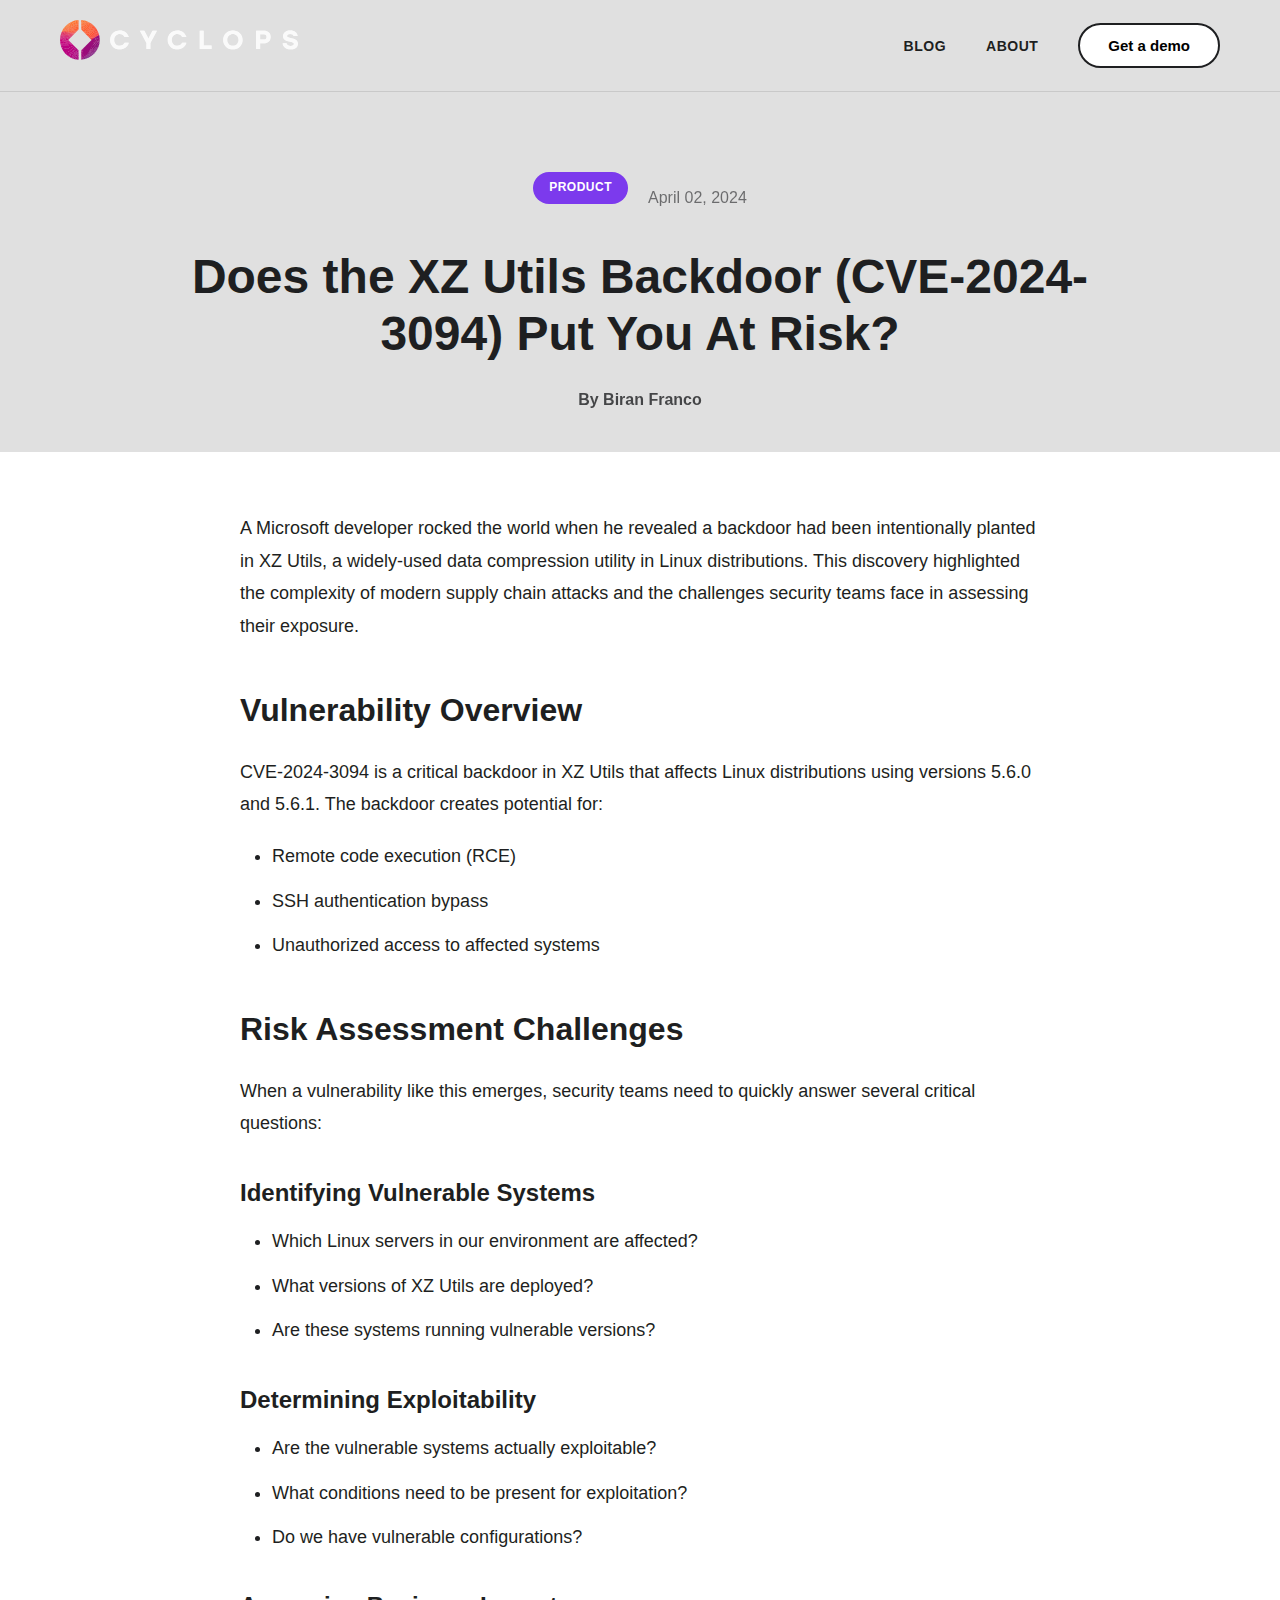
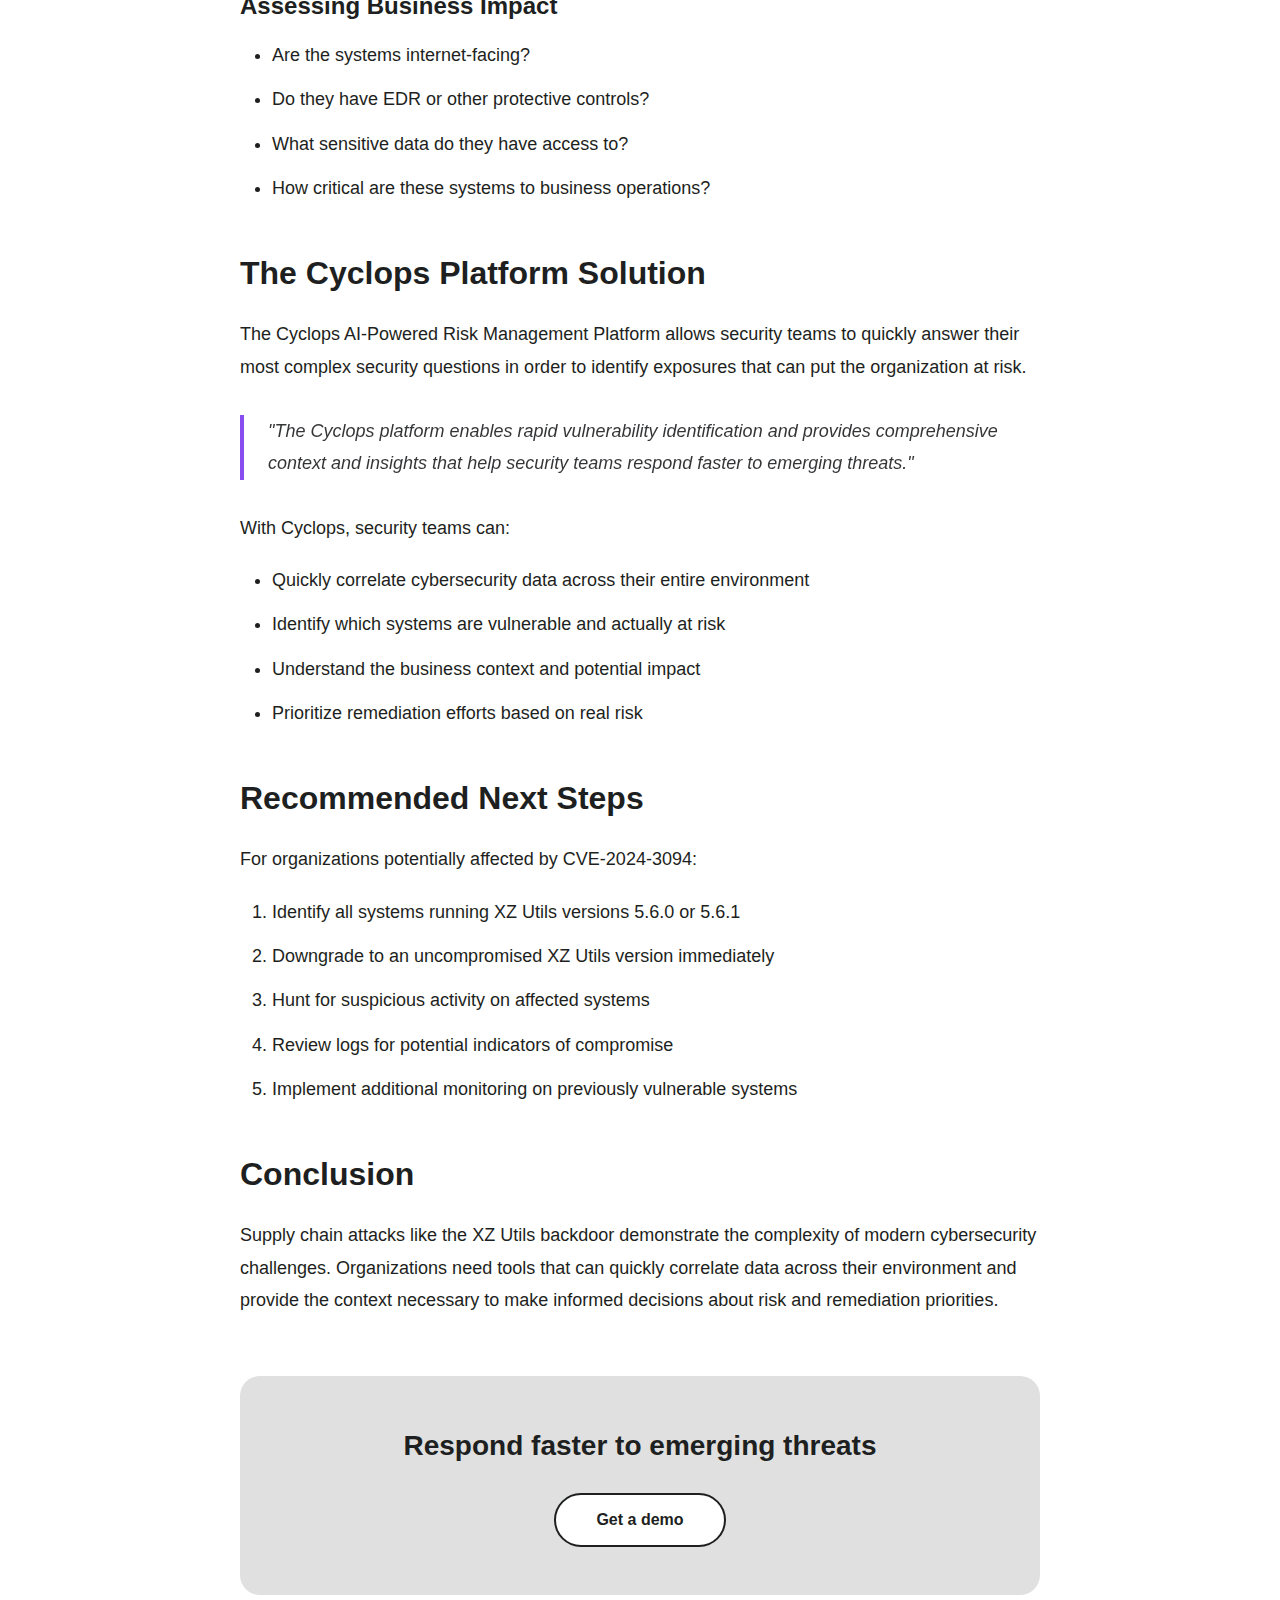
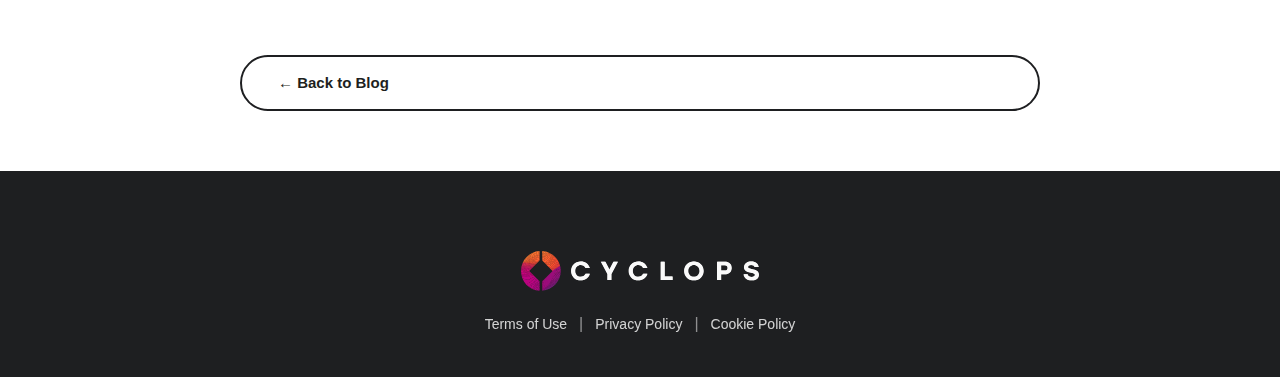
<file: blog-posts/cve-2024-3094.html>
<!DOCTYPE html>
<html lang="en">
<head>
    <meta charset="UTF-8">
    <meta name="viewport" content="width=device-width, initial-scale=1.0">
    <title>Cyclops Security</title>
    <link rel="icon" type="image/svg+xml" href="../assets/cyclops_logo_circle.svg">
    <link rel="stylesheet" href="../css/styles.css">
</head>
<body>
    <!-- Navigation -->
    <nav class="navbar">
        <div class="container">
            <div class="nav-logo">
                <a href="../index.html" class="logo-link">
                    <img src="../assets/cyclops_logo.svg" alt="Cyclops" class="logo-icon">
                </a>
            </div>
            <div class="nav-menu">
                <a href="../blog.html" class="nav-link">BLOG</a>
                <a href="../about.html" class="nav-link">ABOUT</a>
            </div>
            <div class="nav-cta">
                <button class="btn-demo">Get a demo</button>
            </div>
        </div>
    </nav>

    <!-- Blog Post Header -->
    <section class="blog-post-header">
        <div class="container">
            <div class="blog-post-meta">
                <span class="blog-category">Product</span>
                <span class="blog-date">April 02, 2024</span>
            </div>
            <h1 class="blog-post-title">Does the XZ Utils Backdoor (CVE-2024-3094) Put You At Risk?</h1>
            <div class="blog-author-info">
                <span class="blog-author">By Biran Franco</span>
            </div>
        </div>
    </section>

    <!-- Blog Post Content -->
    <article class="blog-post-content">
        <div class="container">
            <div class="blog-post-body">
                <p>A Microsoft developer rocked the world when he revealed a backdoor had been intentionally planted in XZ Utils, a widely-used data compression utility in Linux distributions. This discovery highlighted the complexity of modern supply chain attacks and the challenges security teams face in assessing their exposure.</p>

                <h2>Vulnerability Overview</h2>
                <p>CVE-2024-3094 is a critical backdoor in XZ Utils that affects Linux distributions using versions 5.6.0 and 5.6.1. The backdoor creates potential for:</p>
                <ul>
                    <li>Remote code execution (RCE)</li>
                    <li>SSH authentication bypass</li>
                    <li>Unauthorized access to affected systems</li>
                </ul>

                <h2>Risk Assessment Challenges</h2>
                <p>When a vulnerability like this emerges, security teams need to quickly answer several critical questions:</p>

                <h3>Identifying Vulnerable Systems</h3>
                <ul>
                    <li>Which Linux servers in our environment are affected?</li>
                    <li>What versions of XZ Utils are deployed?</li>
                    <li>Are these systems running vulnerable versions?</li>
                </ul>

                <h3>Determining Exploitability</h3>
                <ul>
                    <li>Are the vulnerable systems actually exploitable?</li>
                    <li>What conditions need to be present for exploitation?</li>
                    <li>Do we have vulnerable configurations?</li>
                </ul>

                <h3>Assessing Business Impact</h3>
                <ul>
                    <li>Are the systems internet-facing?</li>
                    <li>Do they have EDR or other protective controls?</li>
                    <li>What sensitive data do they have access to?</li>
                    <li>How critical are these systems to business operations?</li>
                </ul>

                <h2>The Cyclops Platform Solution</h2>
                <p>The Cyclops AI-Powered Risk Management Platform allows security teams to quickly answer their most complex security questions in order to identify exposures that can put the organization at risk.</p>

                <blockquote>
                    <p>"The Cyclops platform enables rapid vulnerability identification and provides comprehensive context and insights that help security teams respond faster to emerging threats."</p>
                </blockquote>

                <p>With Cyclops, security teams can:</p>
                <ul>
                    <li>Quickly correlate cybersecurity data across their entire environment</li>
                    <li>Identify which systems are vulnerable and actually at risk</li>
                    <li>Understand the business context and potential impact</li>
                    <li>Prioritize remediation efforts based on real risk</li>
                </ul>

                <h2>Recommended Next Steps</h2>
                <p>For organizations potentially affected by CVE-2024-3094:</p>
                <ol>
                    <li>Identify all systems running XZ Utils versions 5.6.0 or 5.6.1</li>
                    <li>Downgrade to an uncompromised XZ Utils version immediately</li>
                    <li>Hunt for suspicious activity on affected systems</li>
                    <li>Review logs for potential indicators of compromise</li>
                    <li>Implement additional monitoring on previously vulnerable systems</li>
                </ol>

                <h2>Conclusion</h2>
                <p>Supply chain attacks like the XZ Utils backdoor demonstrate the complexity of modern cybersecurity challenges. Organizations need tools that can quickly correlate data across their environment and provide the context necessary to make informed decisions about risk and remediation priorities.</p>
            </div>

            <div class="blog-post-cta">
                <h3>Respond faster to emerging threats</h3>
                <button class="btn-primary">Get a demo</button>
            </div>

            <div class="blog-post-back">
                <a href="../blog.html" class="btn-dark">← Back to Blog</a>
            </div>
        </div>
    </article>

    <!-- Footer -->
    <footer class="footer dark-bg">
        <div class="container">
            <div class="footer-brand">
                <img src="../assets/cyclops_logo.svg" alt="Cyclops" class="footer-logo">
            </div>
            <div class="footer-links">
                <a href="../legal/terms-of-use.html" class="footer-link">Terms of Use</a>
                <span class="footer-separator">|</span>
                <a href="../legal/privacy-policy.html" class="footer-link">Privacy Policy</a>
                <span class="footer-separator">|</span>
                <a href="../legal/cookie-policy.html" class="footer-link">Cookie Policy</a>
            </div>
        </div>
    </footer>

    <script src="../js/main.js"></script>
</body>
</html>
</file>
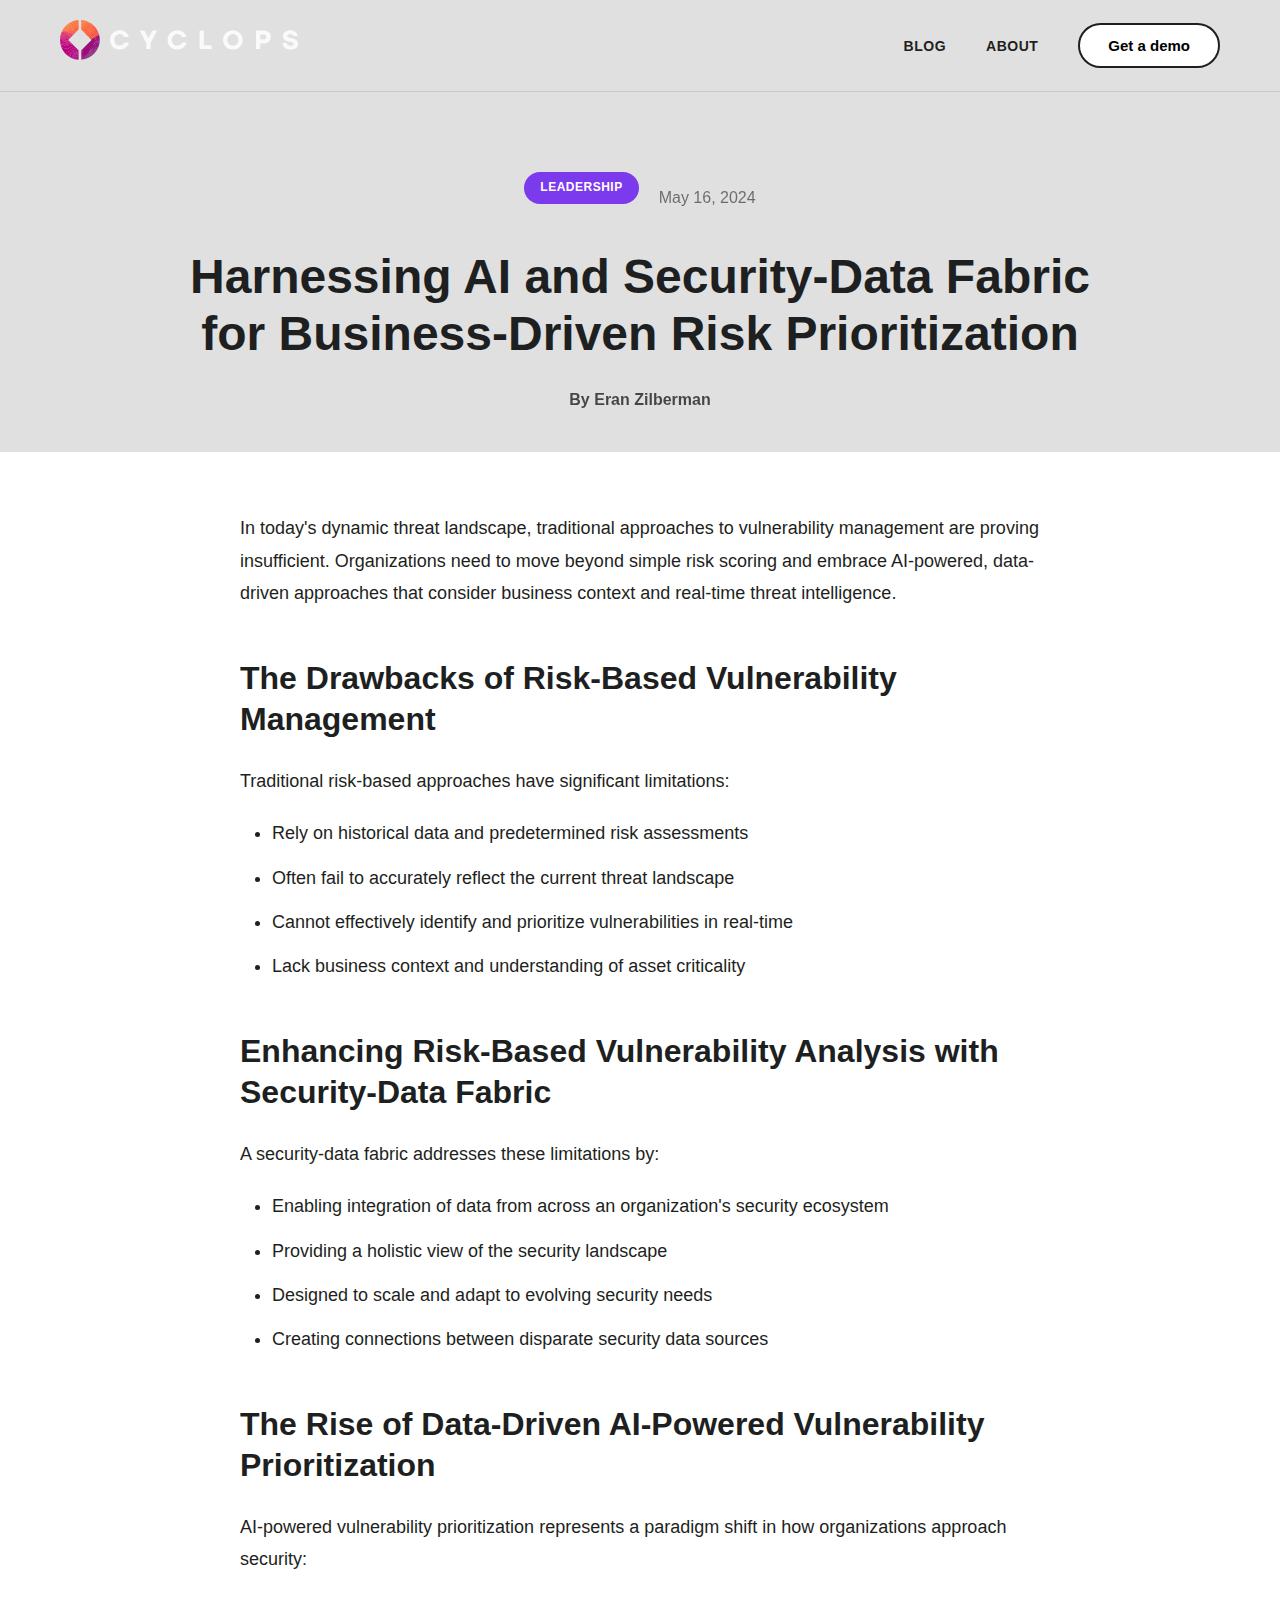
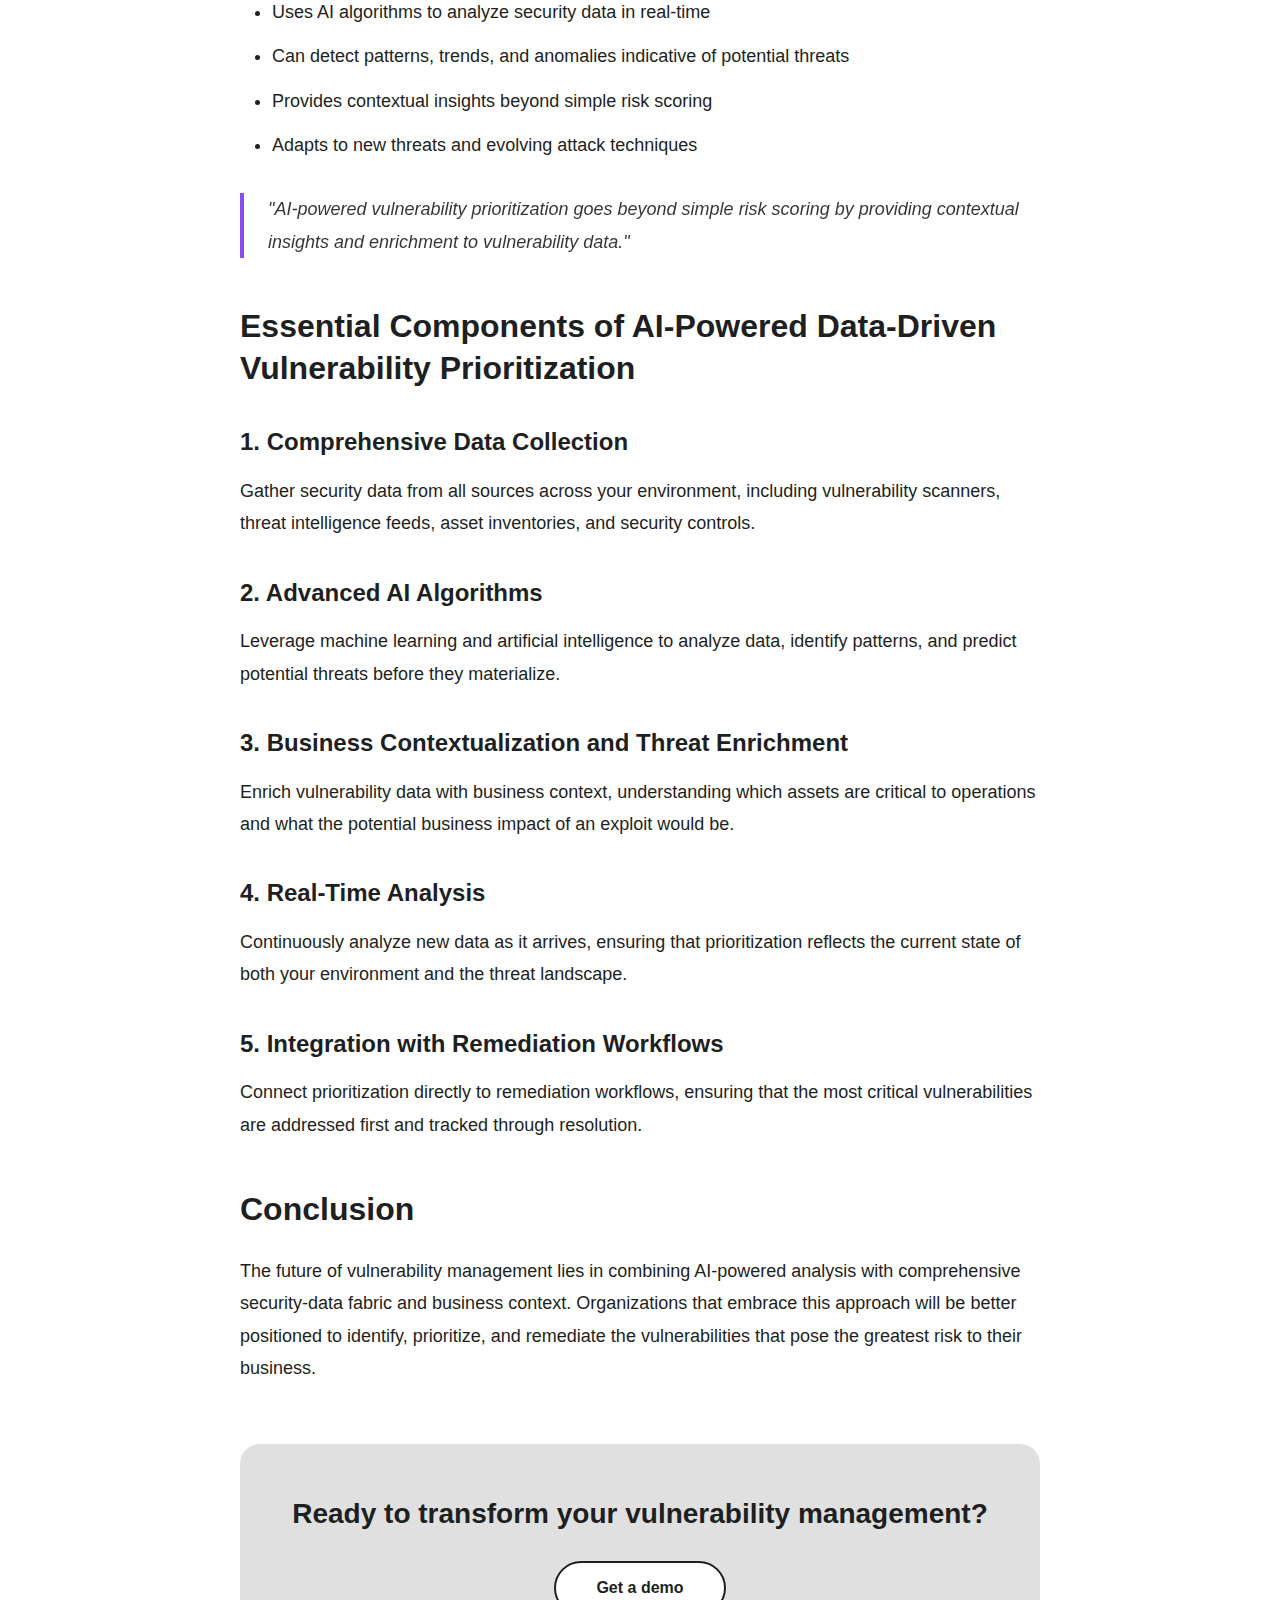
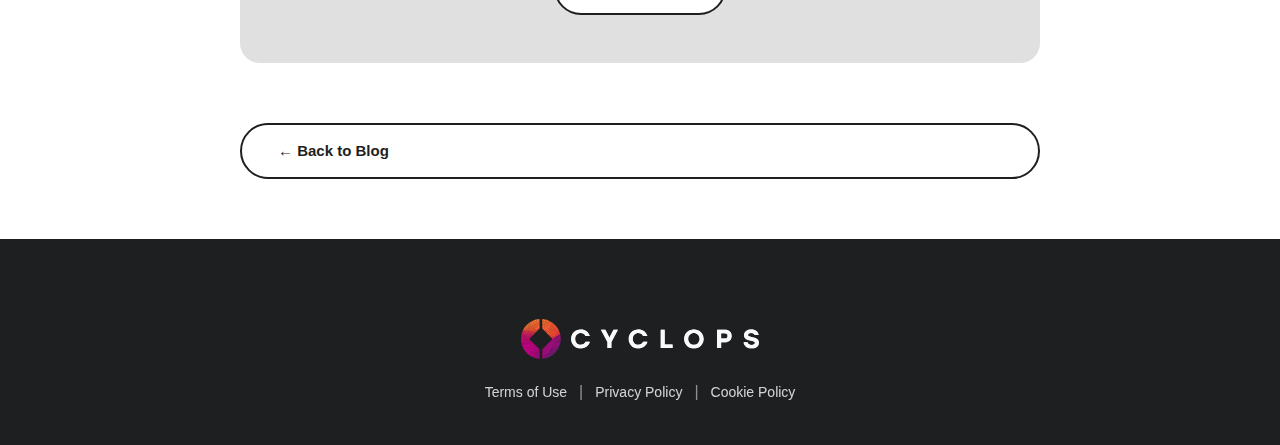
<file: blog-posts/harnessing-ai-business-driven-risk-prioritization.html>
<!DOCTYPE html>
<html lang="en">
<head>
    <meta charset="UTF-8">
    <meta name="viewport" content="width=device-width, initial-scale=1.0">
    <title>Cyclops Security</title>
    <link rel="icon" type="image/svg+xml" href="../assets/cyclops_logo_circle.svg">
    <link rel="stylesheet" href="../css/styles.css">
</head>
<body>
    <!-- Navigation -->
    <nav class="navbar">
        <div class="container">
            <div class="nav-logo">
                <a href="../index.html" class="logo-link">
                    <img src="../assets/cyclops_logo.svg" alt="Cyclops" class="logo-icon">
                </a>
            </div>
            <div class="nav-menu">
                <a href="../blog.html" class="nav-link">BLOG</a>
                <a href="../about.html" class="nav-link">ABOUT</a>
            </div>
            <div class="nav-cta">
                <button class="btn-demo">Get a demo</button>
            </div>
        </div>
    </nav>

    <!-- Blog Post Header -->
    <section class="blog-post-header">
        <div class="container">
            <div class="blog-post-meta">
                <span class="blog-category">Leadership</span>
                <span class="blog-date">May 16, 2024</span>
            </div>
            <h1 class="blog-post-title">Harnessing AI and Security-Data Fabric for Business-Driven Risk Prioritization</h1>
            <div class="blog-author-info">
                <span class="blog-author">By Eran Zilberman</span>
            </div>
        </div>
    </section>

    <!-- Blog Post Content -->
    <article class="blog-post-content">
        <div class="container">
            <div class="blog-post-body">
                <p>In today's dynamic threat landscape, traditional approaches to vulnerability management are proving insufficient. Organizations need to move beyond simple risk scoring and embrace AI-powered, data-driven approaches that consider business context and real-time threat intelligence.</p>

                <h2>The Drawbacks of Risk-Based Vulnerability Management</h2>
                <p>Traditional risk-based approaches have significant limitations:</p>
                <ul>
                    <li>Rely on historical data and predetermined risk assessments</li>
                    <li>Often fail to accurately reflect the current threat landscape</li>
                    <li>Cannot effectively identify and prioritize vulnerabilities in real-time</li>
                    <li>Lack business context and understanding of asset criticality</li>
                </ul>

                <h2>Enhancing Risk-Based Vulnerability Analysis with Security-Data Fabric</h2>
                <p>A security-data fabric addresses these limitations by:</p>
                <ul>
                    <li>Enabling integration of data from across an organization's security ecosystem</li>
                    <li>Providing a holistic view of the security landscape</li>
                    <li>Designed to scale and adapt to evolving security needs</li>
                    <li>Creating connections between disparate security data sources</li>
                </ul>

                <h2>The Rise of Data-Driven AI-Powered Vulnerability Prioritization</h2>
                <p>AI-powered vulnerability prioritization represents a paradigm shift in how organizations approach security:</p>
                <ul>
                    <li>Uses AI algorithms to analyze security data in real-time</li>
                    <li>Can detect patterns, trends, and anomalies indicative of potential threats</li>
                    <li>Provides contextual insights beyond simple risk scoring</li>
                    <li>Adapts to new threats and evolving attack techniques</li>
                </ul>

                <blockquote>
                    <p>"AI-powered vulnerability prioritization goes beyond simple risk scoring by providing contextual insights and enrichment to vulnerability data."</p>
                </blockquote>

                <h2>Essential Components of AI-Powered Data-Driven Vulnerability Prioritization</h2>

                <h3>1. Comprehensive Data Collection</h3>
                <p>Gather security data from all sources across your environment, including vulnerability scanners, threat intelligence feeds, asset inventories, and security controls.</p>

                <h3>2. Advanced AI Algorithms</h3>
                <p>Leverage machine learning and artificial intelligence to analyze data, identify patterns, and predict potential threats before they materialize.</p>

                <h3>3. Business Contextualization and Threat Enrichment</h3>
                <p>Enrich vulnerability data with business context, understanding which assets are critical to operations and what the potential business impact of an exploit would be.</p>

                <h3>4. Real-Time Analysis</h3>
                <p>Continuously analyze new data as it arrives, ensuring that prioritization reflects the current state of both your environment and the threat landscape.</p>

                <h3>5. Integration with Remediation Workflows</h3>
                <p>Connect prioritization directly to remediation workflows, ensuring that the most critical vulnerabilities are addressed first and tracked through resolution.</p>

                <h2>Conclusion</h2>
                <p>The future of vulnerability management lies in combining AI-powered analysis with comprehensive security-data fabric and business context. Organizations that embrace this approach will be better positioned to identify, prioritize, and remediate the vulnerabilities that pose the greatest risk to their business.</p>
            </div>

            <div class="blog-post-cta">
                <h3>Ready to transform your vulnerability management?</h3>
                <button class="btn-primary">Get a demo</button>
            </div>

            <div class="blog-post-back">
                <a href="../blog.html" class="btn-dark">← Back to Blog</a>
            </div>
        </div>
    </article>

    <!-- Footer -->
    <footer class="footer dark-bg">
        <div class="container">
            <div class="footer-brand">
                <img src="../assets/cyclops_logo.svg" alt="Cyclops" class="footer-logo">
            </div>
            <div class="footer-links">
                <a href="../legal/terms-of-use.html" class="footer-link">Terms of Use</a>
                <span class="footer-separator">|</span>
                <a href="../legal/privacy-policy.html" class="footer-link">Privacy Policy</a>
                <span class="footer-separator">|</span>
                <a href="../legal/cookie-policy.html" class="footer-link">Cookie Policy</a>
            </div>
        </div>
    </footer>

    <script src="../js/main.js"></script>
</body>
</html>
</file>
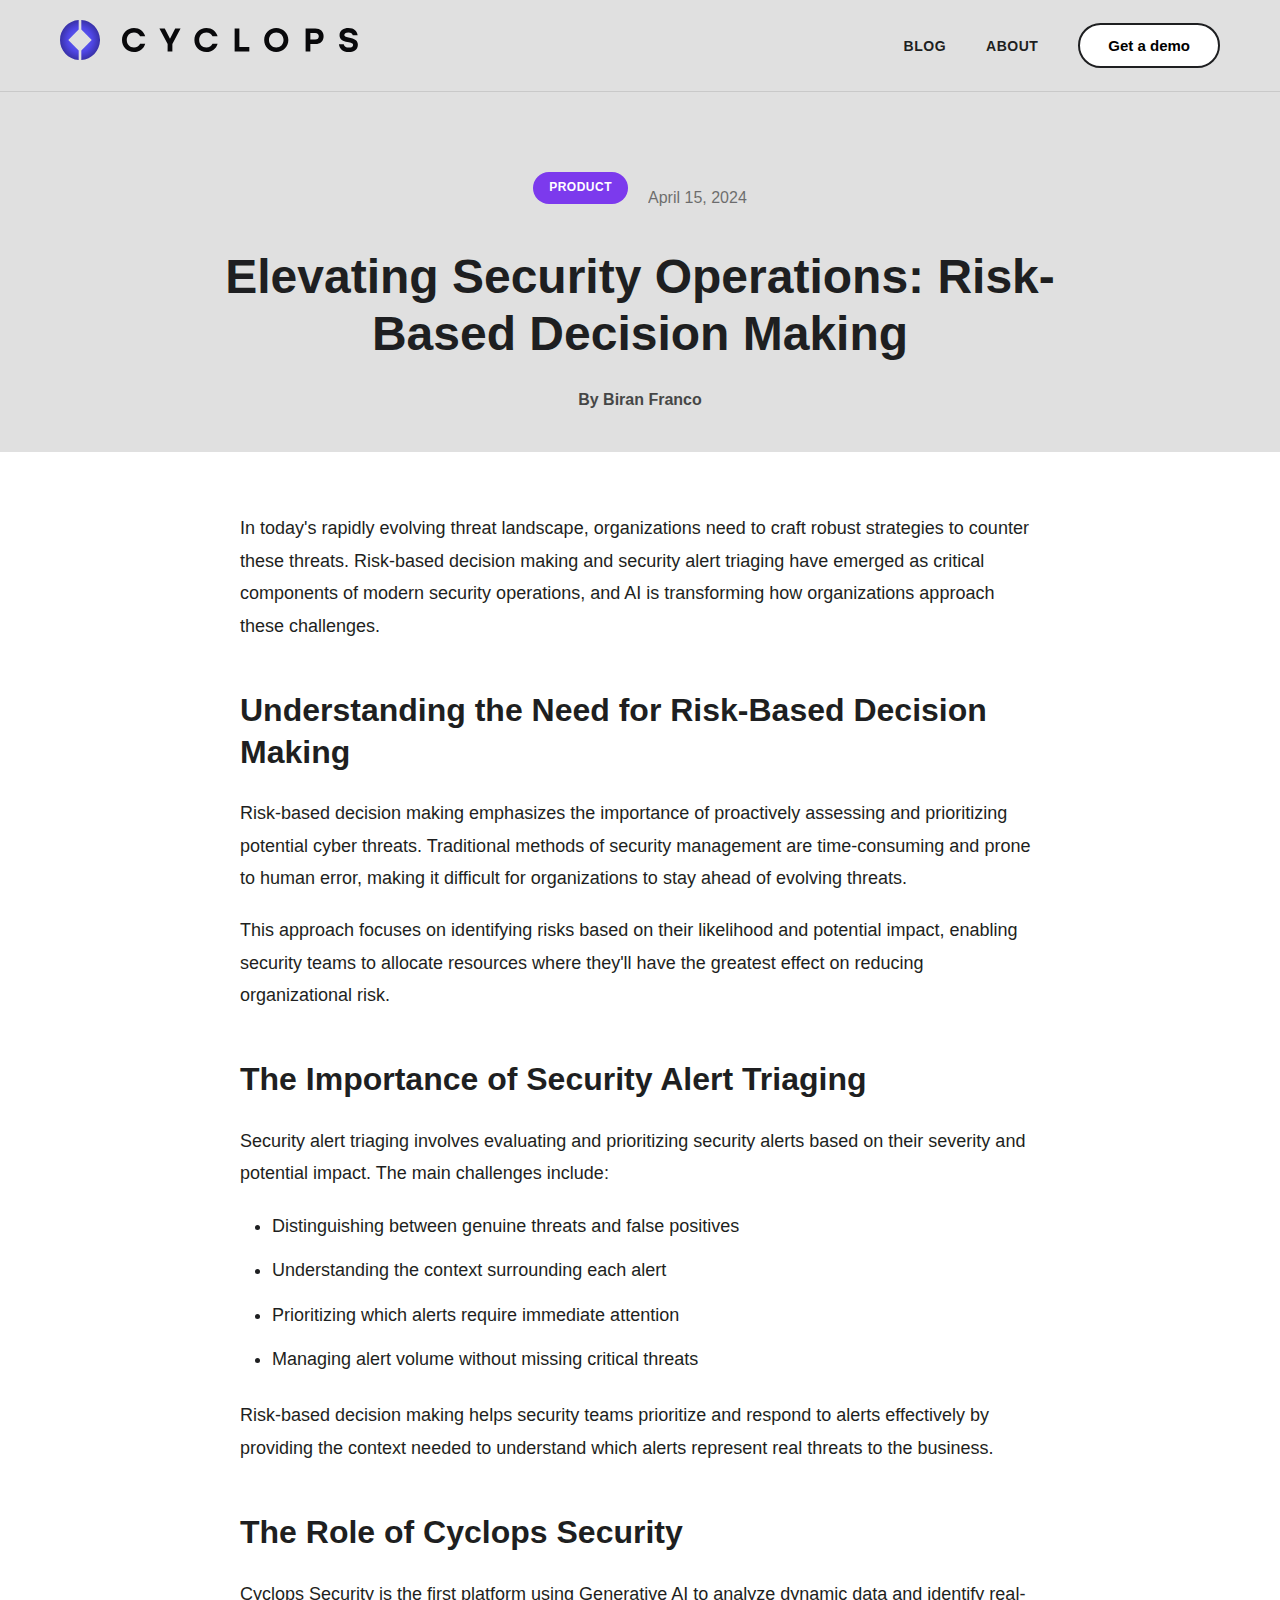
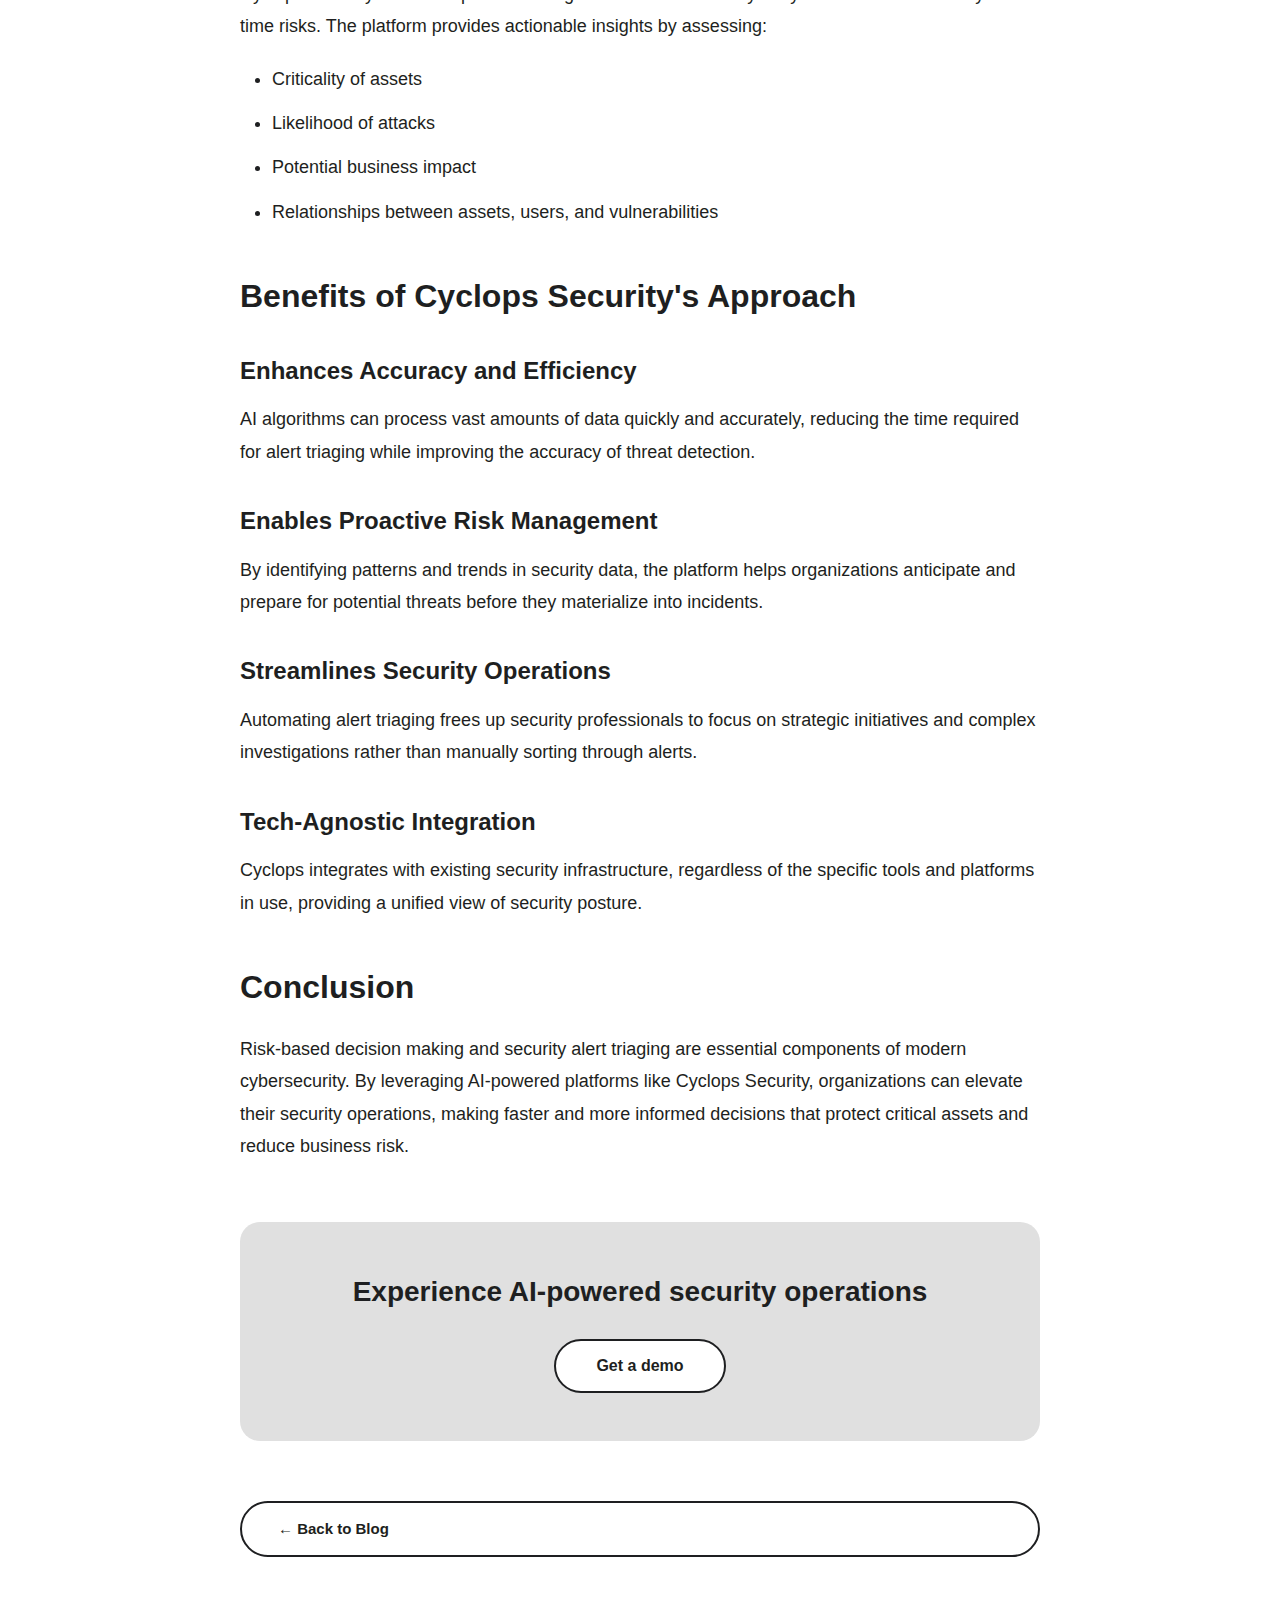
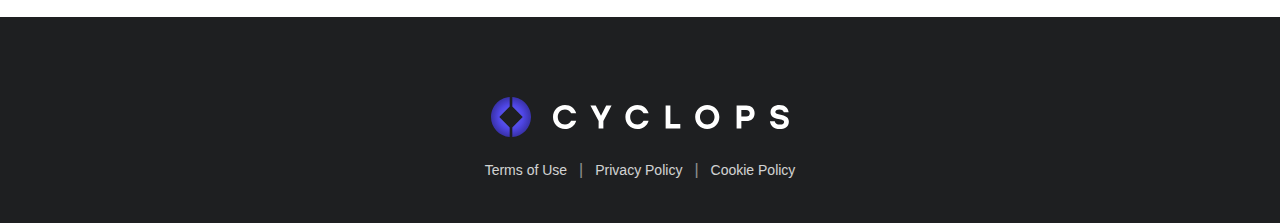
<file: blog-posts/risk-based-decision-making.html>
<!DOCTYPE html>
<html lang="en">
<head>
    <meta charset="UTF-8">
    <meta name="viewport" content="width=device-width, initial-scale=1.0">
    <title>Cyclops Security</title>
    <link rel="icon" type="image/svg+xml" href="../assets/CyclopsLogo-NoText.svg">
    <link rel="stylesheet" href="../css/styles.css">
</head>
<body>
    <!-- Navigation -->
    <nav class="navbar">
        <div class="container">
            <div class="nav-logo">
                <a href="../index.html" class="logo-link">
                    <img src="../assets/CyclopsLogo-BlackText.svg" alt="Cyclops" class="logo-icon">
                </a>
            </div>
            <button class="hamburger" aria-label="Menu">
                <span></span>
                <span></span>
                <span></span>
            </button>
            <div class="nav-menu">
                <a href="../blog.html" class="nav-link">BLOG</a>
                <a href="../about.html" class="nav-link">ABOUT</a>
                <button class="btn-demo">Get a demo</button>
            </div>
            <div class="nav-cta">
                <button class="btn-demo">Get a demo</button>
            </div>
        </div>
    </nav>

    <!-- Blog Post Header -->
    <section class="blog-post-header">
        <div class="container">
            <div class="blog-post-meta">
                <span class="blog-category">Product</span>
                <span class="blog-date">April 15, 2024</span>
            </div>
            <h1 class="blog-post-title">Elevating Security Operations: Risk-Based Decision Making</h1>
            <div class="blog-author-info">
                <span class="blog-author">By Biran Franco</span>
            </div>
        </div>
    </section>

    <!-- Blog Post Content -->
    <article class="blog-post-content">
        <div class="container">
            <div class="blog-post-body">
                <p>In today's rapidly evolving threat landscape, organizations need to craft robust strategies to counter these threats. Risk-based decision making and security alert triaging have emerged as critical components of modern security operations, and AI is transforming how organizations approach these challenges.</p>

                <h2>Understanding the Need for Risk-Based Decision Making</h2>
                <p>Risk-based decision making emphasizes the importance of proactively assessing and prioritizing potential cyber threats. Traditional methods of security management are time-consuming and prone to human error, making it difficult for organizations to stay ahead of evolving threats.</p>

                <p>This approach focuses on identifying risks based on their likelihood and potential impact, enabling security teams to allocate resources where they'll have the greatest effect on reducing organizational risk.</p>

                <h2>The Importance of Security Alert Triaging</h2>
                <p>Security alert triaging involves evaluating and prioritizing security alerts based on their severity and potential impact. The main challenges include:</p>
                <ul>
                    <li>Distinguishing between genuine threats and false positives</li>
                    <li>Understanding the context surrounding each alert</li>
                    <li>Prioritizing which alerts require immediate attention</li>
                    <li>Managing alert volume without missing critical threats</li>
                </ul>

                <p>Risk-based decision making helps security teams prioritize and respond to alerts effectively by providing the context needed to understand which alerts represent real threats to the business.</p>

                <h2>The Role of Cyclops Security</h2>
                <p>Cyclops Security is the first platform using Generative AI to analyze dynamic data and identify real-time risks. The platform provides actionable insights by assessing:</p>
                <ul>
                    <li>Criticality of assets</li>
                    <li>Likelihood of attacks</li>
                    <li>Potential business impact</li>
                    <li>Relationships between assets, users, and vulnerabilities</li>
                </ul>

                <h2>Benefits of Cyclops Security's Approach</h2>

                <h3>Enhances Accuracy and Efficiency</h3>
                <p>AI algorithms can process vast amounts of data quickly and accurately, reducing the time required for alert triaging while improving the accuracy of threat detection.</p>

                <h3>Enables Proactive Risk Management</h3>
                <p>By identifying patterns and trends in security data, the platform helps organizations anticipate and prepare for potential threats before they materialize into incidents.</p>

                <h3>Streamlines Security Operations</h3>
                <p>Automating alert triaging frees up security professionals to focus on strategic initiatives and complex investigations rather than manually sorting through alerts.</p>

                <h3>Tech-Agnostic Integration</h3>
                <p>Cyclops integrates with existing security infrastructure, regardless of the specific tools and platforms in use, providing a unified view of security posture.</p>

                <h2>Conclusion</h2>
                <p>Risk-based decision making and security alert triaging are essential components of modern cybersecurity. By leveraging AI-powered platforms like Cyclops Security, organizations can elevate their security operations, making faster and more informed decisions that protect critical assets and reduce business risk.</p>
            </div>

            <div class="blog-post-cta">
                <h3>Experience AI-powered security operations</h3>
                <button class="btn-primary">Get a demo</button>
            </div>

            <div class="blog-post-back">
                <a href="../blog.html" class="btn-dark">← Back to Blog</a>
            </div>
        </div>
    </article>

    <!-- Footer -->
    <footer class="footer dark-bg">
        <div class="container">
            <div class="footer-brand">
                <img src="../assets/CyclopsLogo-WhiteText.svg" alt="Cyclops" class="footer-logo">
            </div>
            <div class="footer-links">
                <a href="../legal/terms-of-use.html" class="footer-link">Terms of Use</a>
                <span class="footer-separator">|</span>
                <a href="../legal/privacy-policy.html" class="footer-link">Privacy Policy</a>
                <span class="footer-separator">|</span>
                <a href="../legal/cookie-policy.html" class="footer-link">Cookie Policy</a>
            </div>
        </div>
    </footer>

    <script src="../js/main.js"></script>
</body>
</html>
</file>
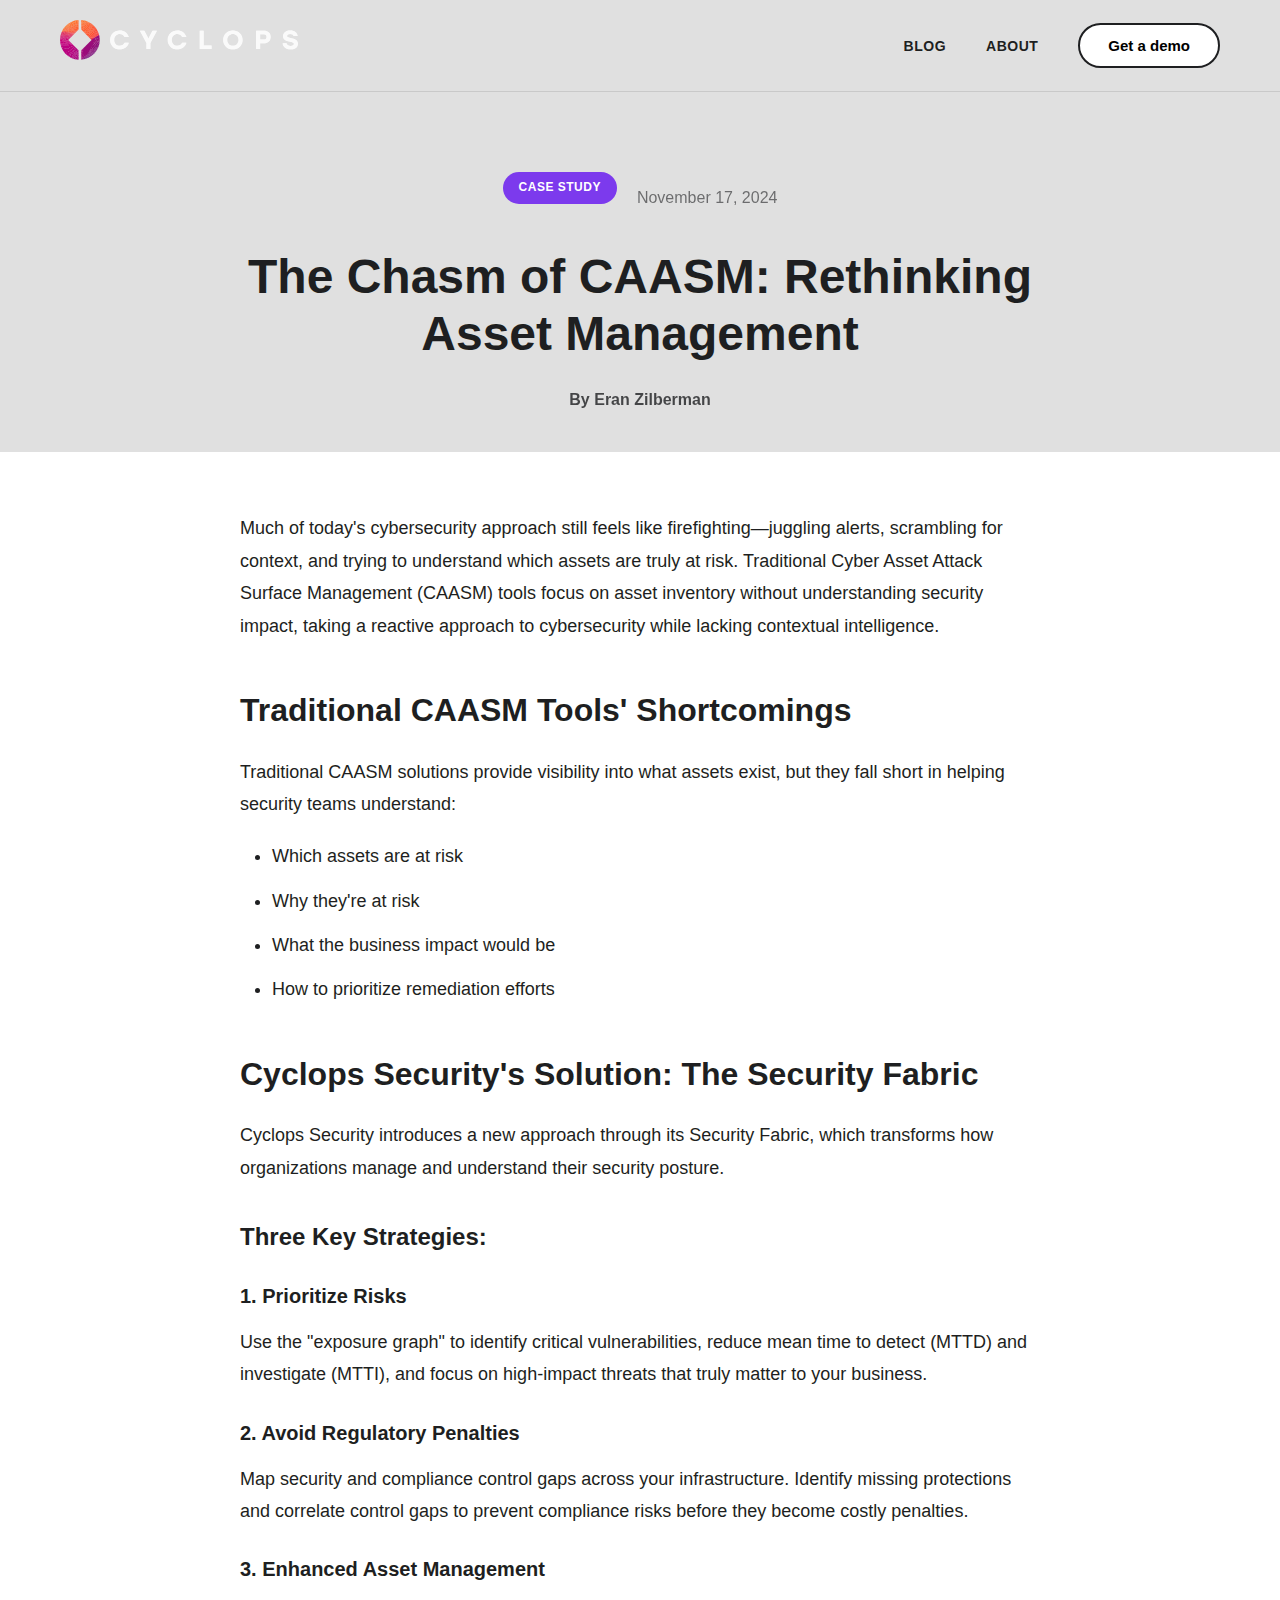
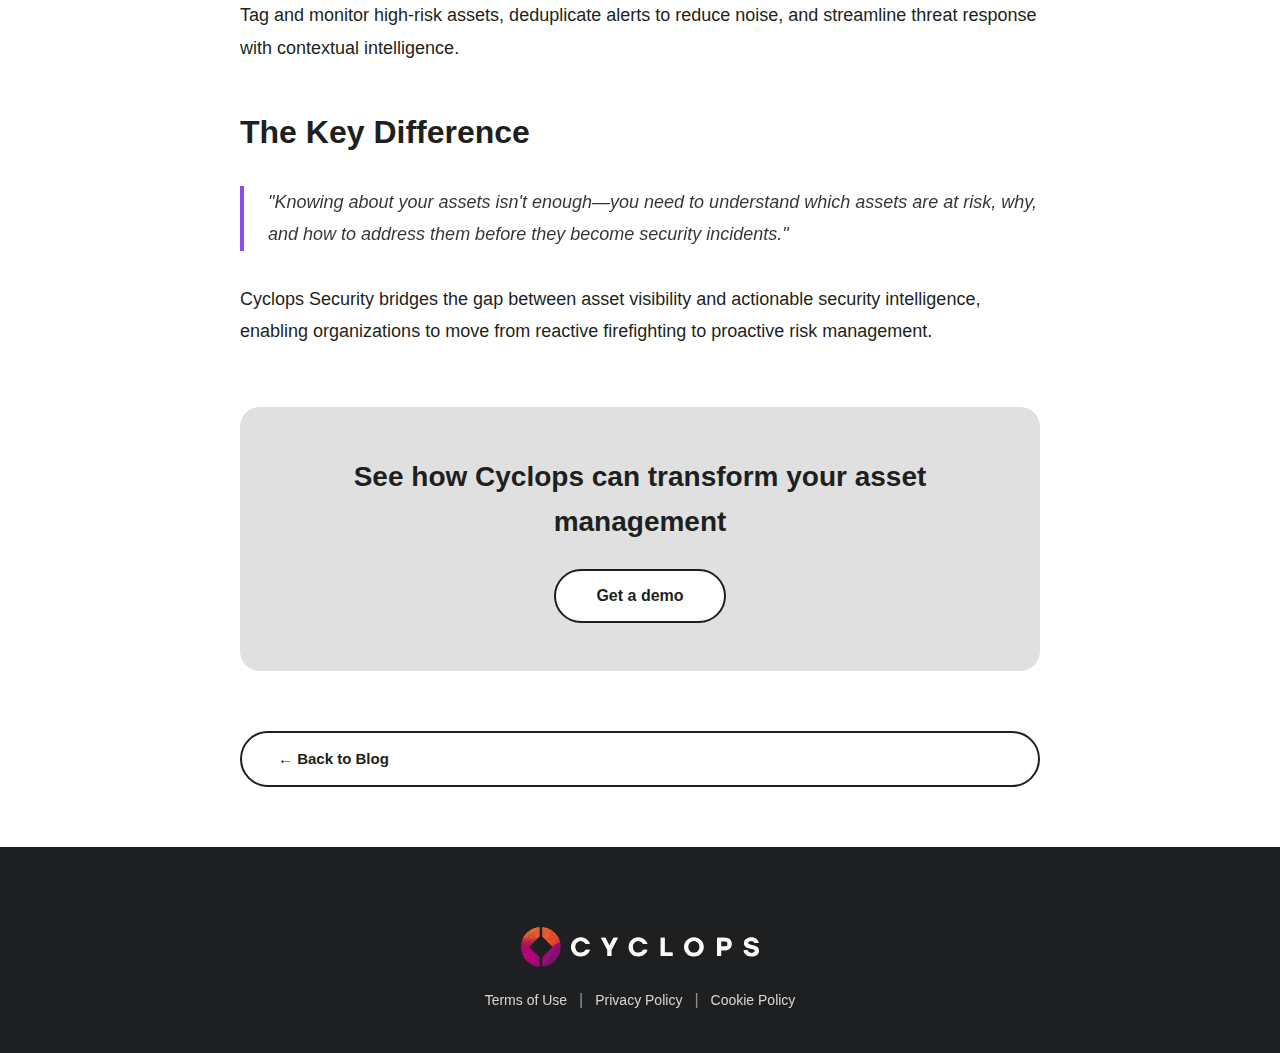
<file: blog-posts/the-chasm-of-caasm.html>
<!DOCTYPE html>
<html lang="en">
<head>
    <meta charset="UTF-8">
    <meta name="viewport" content="width=device-width, initial-scale=1.0">
    <title>Cyclops Security</title>
    <link rel="icon" type="image/svg+xml" href="../assets/cyclops_logo_circle.svg">
    <link rel="stylesheet" href="../css/styles.css">
</head>
<body>
    <!-- Navigation -->
    <nav class="navbar">
        <div class="container">
            <div class="nav-logo">
                <a href="../index.html" class="logo-link">
                    <img src="../assets/cyclops_logo.svg" alt="Cyclops" class="logo-icon">
                </a>
            </div>
            <button class="hamburger" aria-label="Menu">
                <span></span>
                <span></span>
                <span></span>
            </button>
            <div class="nav-menu">
                <a href="../blog.html" class="nav-link">BLOG</a>
                <a href="../about.html" class="nav-link">ABOUT</a>
                <button class="btn-demo">Get a demo</button>
            </div>
            <div class="nav-cta">
                <button class="btn-demo">Get a demo</button>
            </div>
        </div>
    </nav>

    <!-- Blog Post Header -->
    <section class="blog-post-header">
        <div class="container">
            <div class="blog-post-meta">
                <span class="blog-category">Case Study</span>
                <span class="blog-date">November 17, 2024</span>
            </div>
            <h1 class="blog-post-title">The Chasm of CAASM: Rethinking Asset Management</h1>
            <div class="blog-author-info">
                <span class="blog-author">By Eran Zilberman</span>
            </div>
        </div>
    </section>

    <!-- Blog Post Content -->
    <article class="blog-post-content">
        <div class="container">
            <div class="blog-post-body">
                <p>Much of today's cybersecurity approach still feels like firefighting—juggling alerts, scrambling for context, and trying to understand which assets are truly at risk. Traditional Cyber Asset Attack Surface Management (CAASM) tools focus on asset inventory without understanding security impact, taking a reactive approach to cybersecurity while lacking contextual intelligence.</p>

                <h2>Traditional CAASM Tools' Shortcomings</h2>
                <p>Traditional CAASM solutions provide visibility into what assets exist, but they fall short in helping security teams understand:</p>
                <ul>
                    <li>Which assets are at risk</li>
                    <li>Why they're at risk</li>
                    <li>What the business impact would be</li>
                    <li>How to prioritize remediation efforts</li>
                </ul>

                <h2>Cyclops Security's Solution: The Security Fabric</h2>
                <p>Cyclops Security introduces a new approach through its Security Fabric, which transforms how organizations manage and understand their security posture.</p>

                <h3>Three Key Strategies:</h3>

                <h4>1. Prioritize Risks</h4>
                <p>Use the "exposure graph" to identify critical vulnerabilities, reduce mean time to detect (MTTD) and investigate (MTTI), and focus on high-impact threats that truly matter to your business.</p>

                <h4>2. Avoid Regulatory Penalties</h4>
                <p>Map security and compliance control gaps across your infrastructure. Identify missing protections and correlate control gaps to prevent compliance risks before they become costly penalties.</p>

                <h4>3. Enhanced Asset Management</h4>
                <p>Tag and monitor high-risk assets, deduplicate alerts to reduce noise, and streamline threat response with contextual intelligence.</p>

                <h2>The Key Difference</h2>
                <blockquote>
                    <p>"Knowing about your assets isn't enough—you need to understand which assets are at risk, why, and how to address them before they become security incidents."</p>
                </blockquote>

                <p>Cyclops Security bridges the gap between asset visibility and actionable security intelligence, enabling organizations to move from reactive firefighting to proactive risk management.</p>
            </div>

            <div class="blog-post-cta">
                <h3>See how Cyclops can transform your asset management</h3>
                <button class="btn-primary">Get a demo</button>
            </div>

            <div class="blog-post-back">
                <a href="../blog.html" class="btn-dark">← Back to Blog</a>
            </div>
        </div>
    </article>

    <!-- Footer -->
    <footer class="footer dark-bg">
        <div class="container">
            <div class="footer-brand">
                <img src="../assets/cyclops_logo.svg" alt="Cyclops" class="footer-logo">
            </div>
            <div class="footer-links">
                <a href="../legal/terms-of-use.html" class="footer-link">Terms of Use</a>
                <span class="footer-separator">|</span>
                <a href="../legal/privacy-policy.html" class="footer-link">Privacy Policy</a>
                <span class="footer-separator">|</span>
                <a href="../legal/cookie-policy.html" class="footer-link">Cookie Policy</a>
            </div>
        </div>
    </footer>

    <script src="../js/main.js"></script>
</body>
</html>
</file>
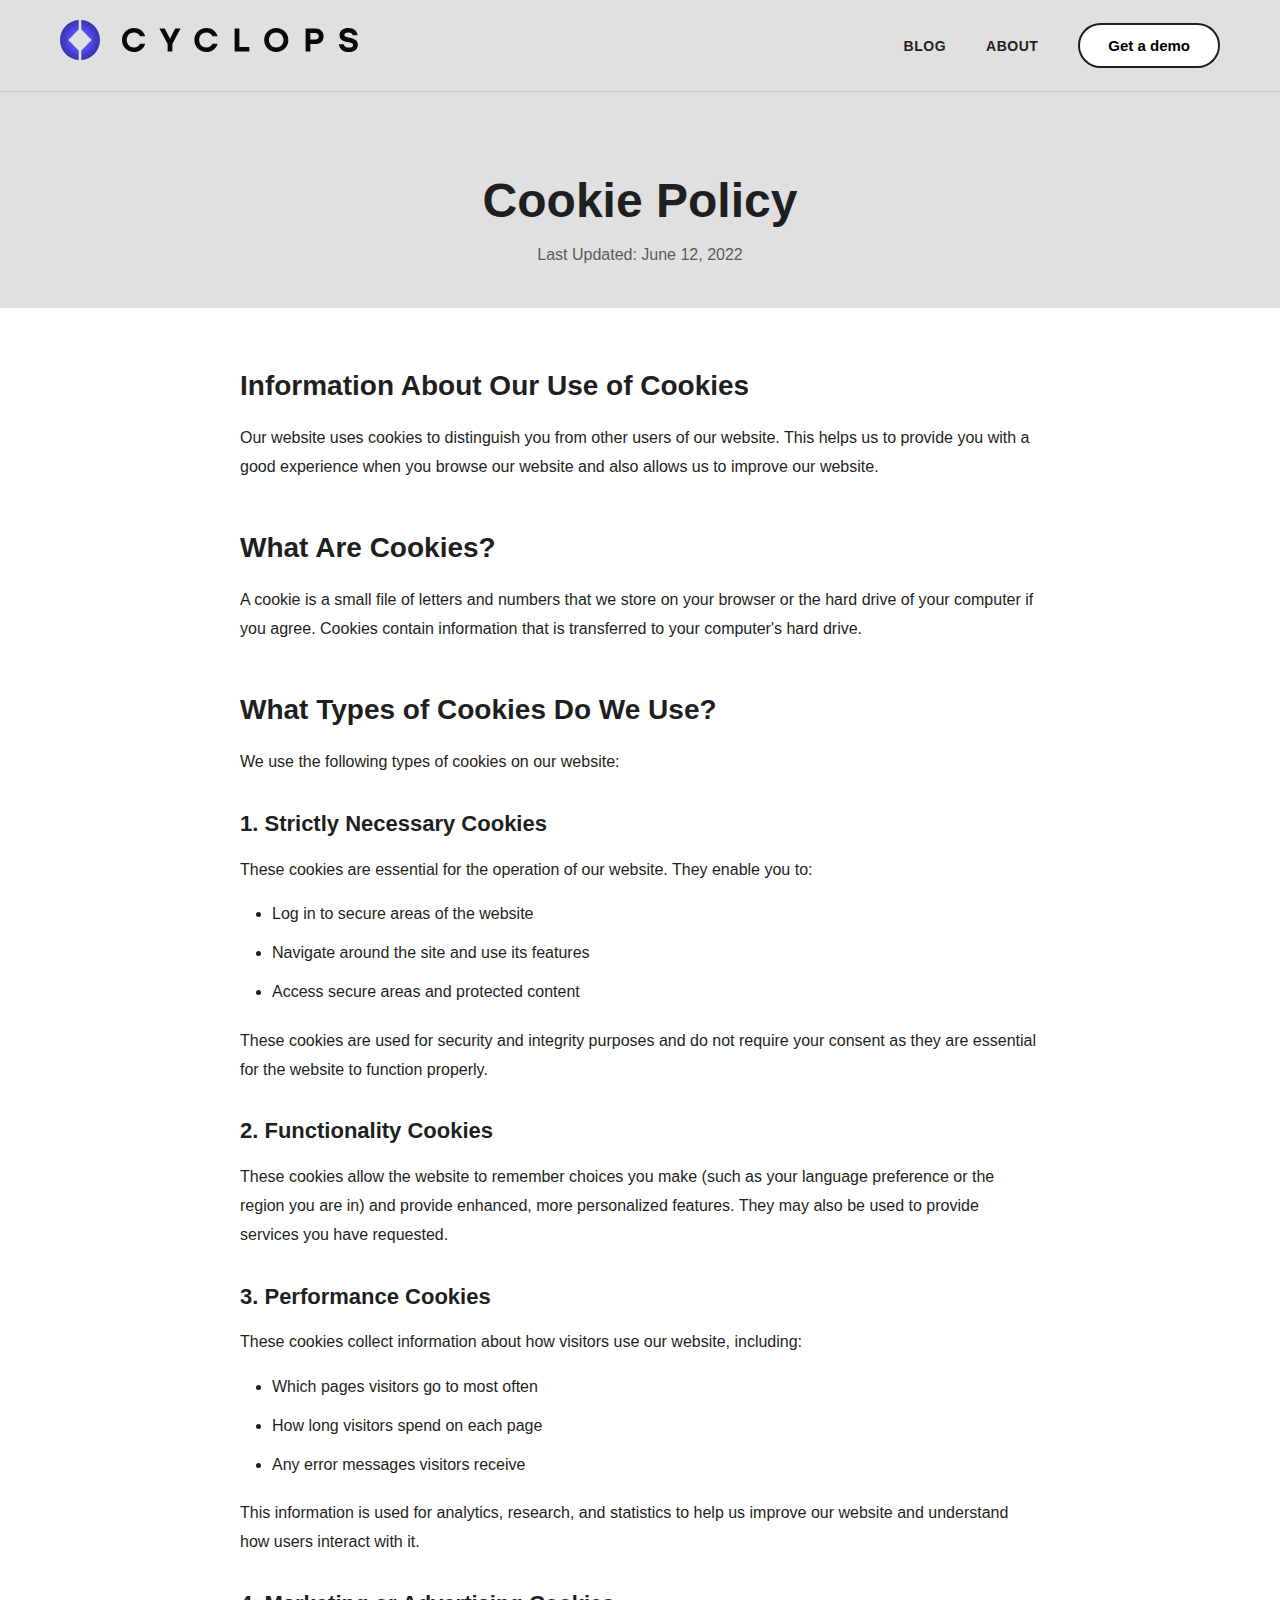
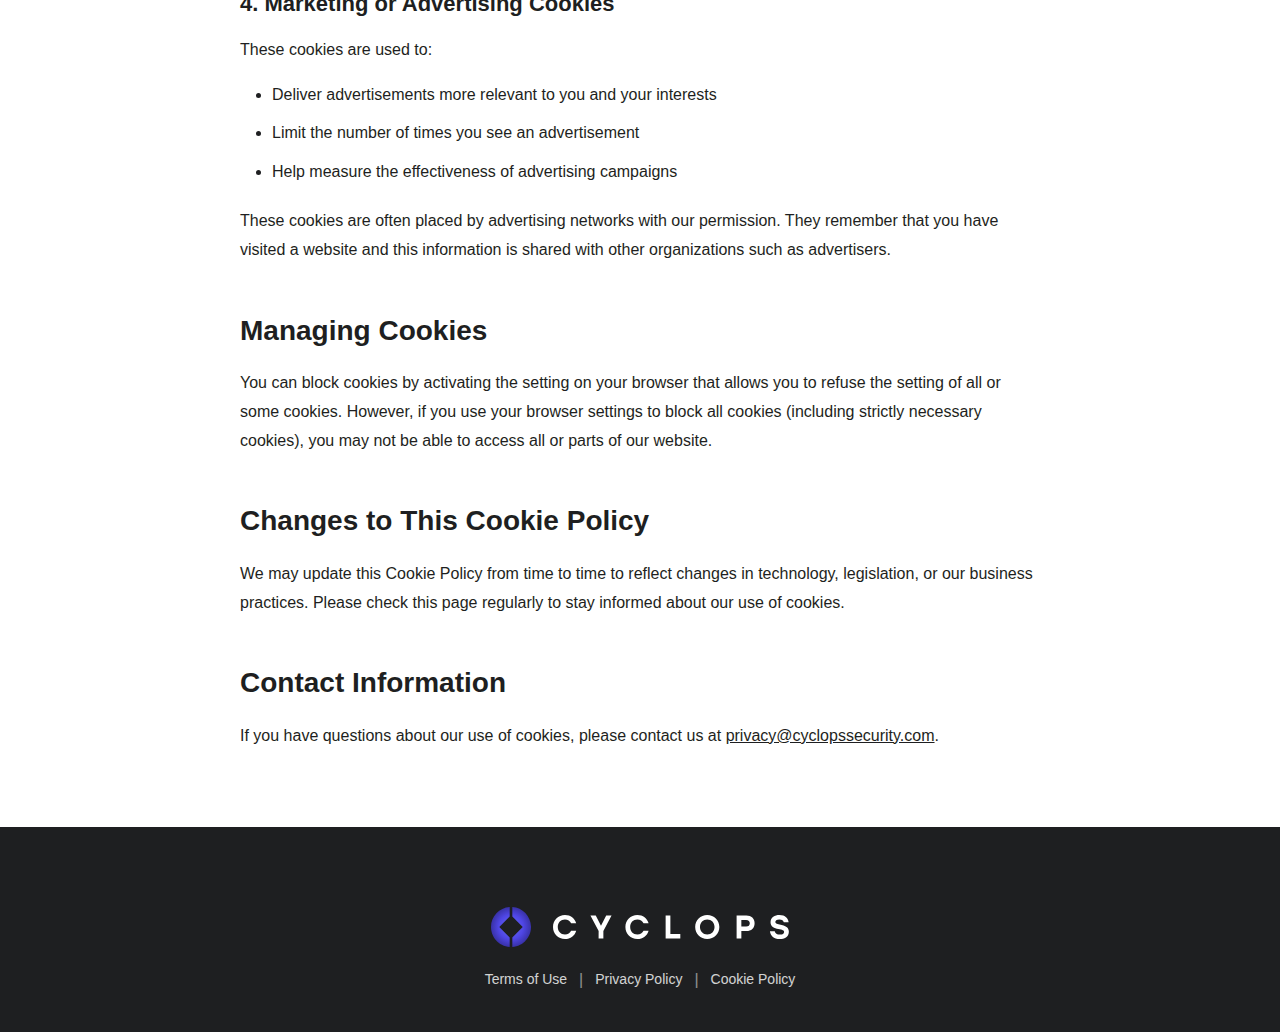
<file: legal/cookie-policy.html>
<!DOCTYPE html>
<html lang="en">
<head>
    <meta charset="UTF-8">
    <meta name="viewport" content="width=device-width, initial-scale=1.0">
    <title>Cyclops Security</title>
    <link rel="icon" type="image/svg+xml" href="../assets/CyclopsLogo-NoText.svg">
    <link rel="stylesheet" href="../css/styles.css">
</head>
<body>
    <!-- Navigation -->
    <nav class="navbar">
        <div class="container">
            <div class="nav-logo">
                <a href="../index.html" class="logo-link">
                    <img src="../assets/CyclopsLogo-BlackText.svg" alt="Cyclops" class="logo-icon">
                </a>
            </div>
            <button class="hamburger" aria-label="Menu">
                <span></span>
                <span></span>
                <span></span>
            </button>
            <div class="nav-menu">
                <a href="../blog.html" class="nav-link">BLOG</a>
                <a href="../about.html" class="nav-link">ABOUT</a>
                <button class="btn-demo">Get a demo</button>
            </div>
            <div class="nav-cta">
                <button class="btn-demo">Get a demo</button>
            </div>
        </div>
    </nav>

    <!-- Legal Content -->
    <section class="legal-header">
        <div class="container">
            <h1 class="legal-title">Cookie Policy</h1>
            <p class="legal-date">Last Updated: June 12, 2022</p>
        </div>
    </section>

    <article class="legal-content">
        <div class="container">
            <div class="legal-body">
                <h2>Information About Our Use of Cookies</h2>
                <p>Our website uses cookies to distinguish you from other users of our website. This helps us to provide you with a good experience when you browse our website and also allows us to improve our website.</p>

                <h2>What Are Cookies?</h2>
                <p>A cookie is a small file of letters and numbers that we store on your browser or the hard drive of your computer if you agree. Cookies contain information that is transferred to your computer's hard drive.</p>

                <h2>What Types of Cookies Do We Use?</h2>
                <p>We use the following types of cookies on our website:</p>

                <h3>1. Strictly Necessary Cookies</h3>
                <p>These cookies are essential for the operation of our website. They enable you to:</p>
                <ul>
                    <li>Log in to secure areas of the website</li>
                    <li>Navigate around the site and use its features</li>
                    <li>Access secure areas and protected content</li>
                </ul>
                <p>These cookies are used for security and integrity purposes and do not require your consent as they are essential for the website to function properly.</p>

                <h3>2. Functionality Cookies</h3>
                <p>These cookies allow the website to remember choices you make (such as your language preference or the region you are in) and provide enhanced, more personalized features. They may also be used to provide services you have requested.</p>

                <h3>3. Performance Cookies</h3>
                <p>These cookies collect information about how visitors use our website, including:</p>
                <ul>
                    <li>Which pages visitors go to most often</li>
                    <li>How long visitors spend on each page</li>
                    <li>Any error messages visitors receive</li>
                </ul>
                <p>This information is used for analytics, research, and statistics to help us improve our website and understand how users interact with it.</p>

                <h3>4. Marketing or Advertising Cookies</h3>
                <p>These cookies are used to:</p>
                <ul>
                    <li>Deliver advertisements more relevant to you and your interests</li>
                    <li>Limit the number of times you see an advertisement</li>
                    <li>Help measure the effectiveness of advertising campaigns</li>
                </ul>
                <p>These cookies are often placed by advertising networks with our permission. They remember that you have visited a website and this information is shared with other organizations such as advertisers.</p>

                <h2>Managing Cookies</h2>
                <p>You can block cookies by activating the setting on your browser that allows you to refuse the setting of all or some cookies. However, if you use your browser settings to block all cookies (including strictly necessary cookies), you may not be able to access all or parts of our website.</p>

                <h2>Changes to This Cookie Policy</h2>
                <p>We may update this Cookie Policy from time to time to reflect changes in technology, legislation, or our business practices. Please check this page regularly to stay informed about our use of cookies.</p>

                <h2>Contact Information</h2>
                <p>If you have questions about our use of cookies, please contact us at <a href="mailto:privacy@cyclopssecurity.com">privacy@cyclopssecurity.com</a>.</p>
            </div>
        </div>
    </article>

    <!-- Footer -->
    <footer class="footer dark-bg">
        <div class="container">
            <div class="footer-brand">
                <img src="../assets/CyclopsLogo-WhiteText.svg" alt="Cyclops" class="footer-logo">
            </div>
            <div class="footer-links">
                <a href="terms-of-use.html" class="footer-link">Terms of Use</a>
                <span class="footer-separator">|</span>
                <a href="privacy-policy.html" class="footer-link">Privacy Policy</a>
                <span class="footer-separator">|</span>
                <a href="cookie-policy.html" class="footer-link">Cookie Policy</a>
            </div>
        </div>
    </footer>

    <script src="../js/main.js"></script>
</body>
</html>
</file>
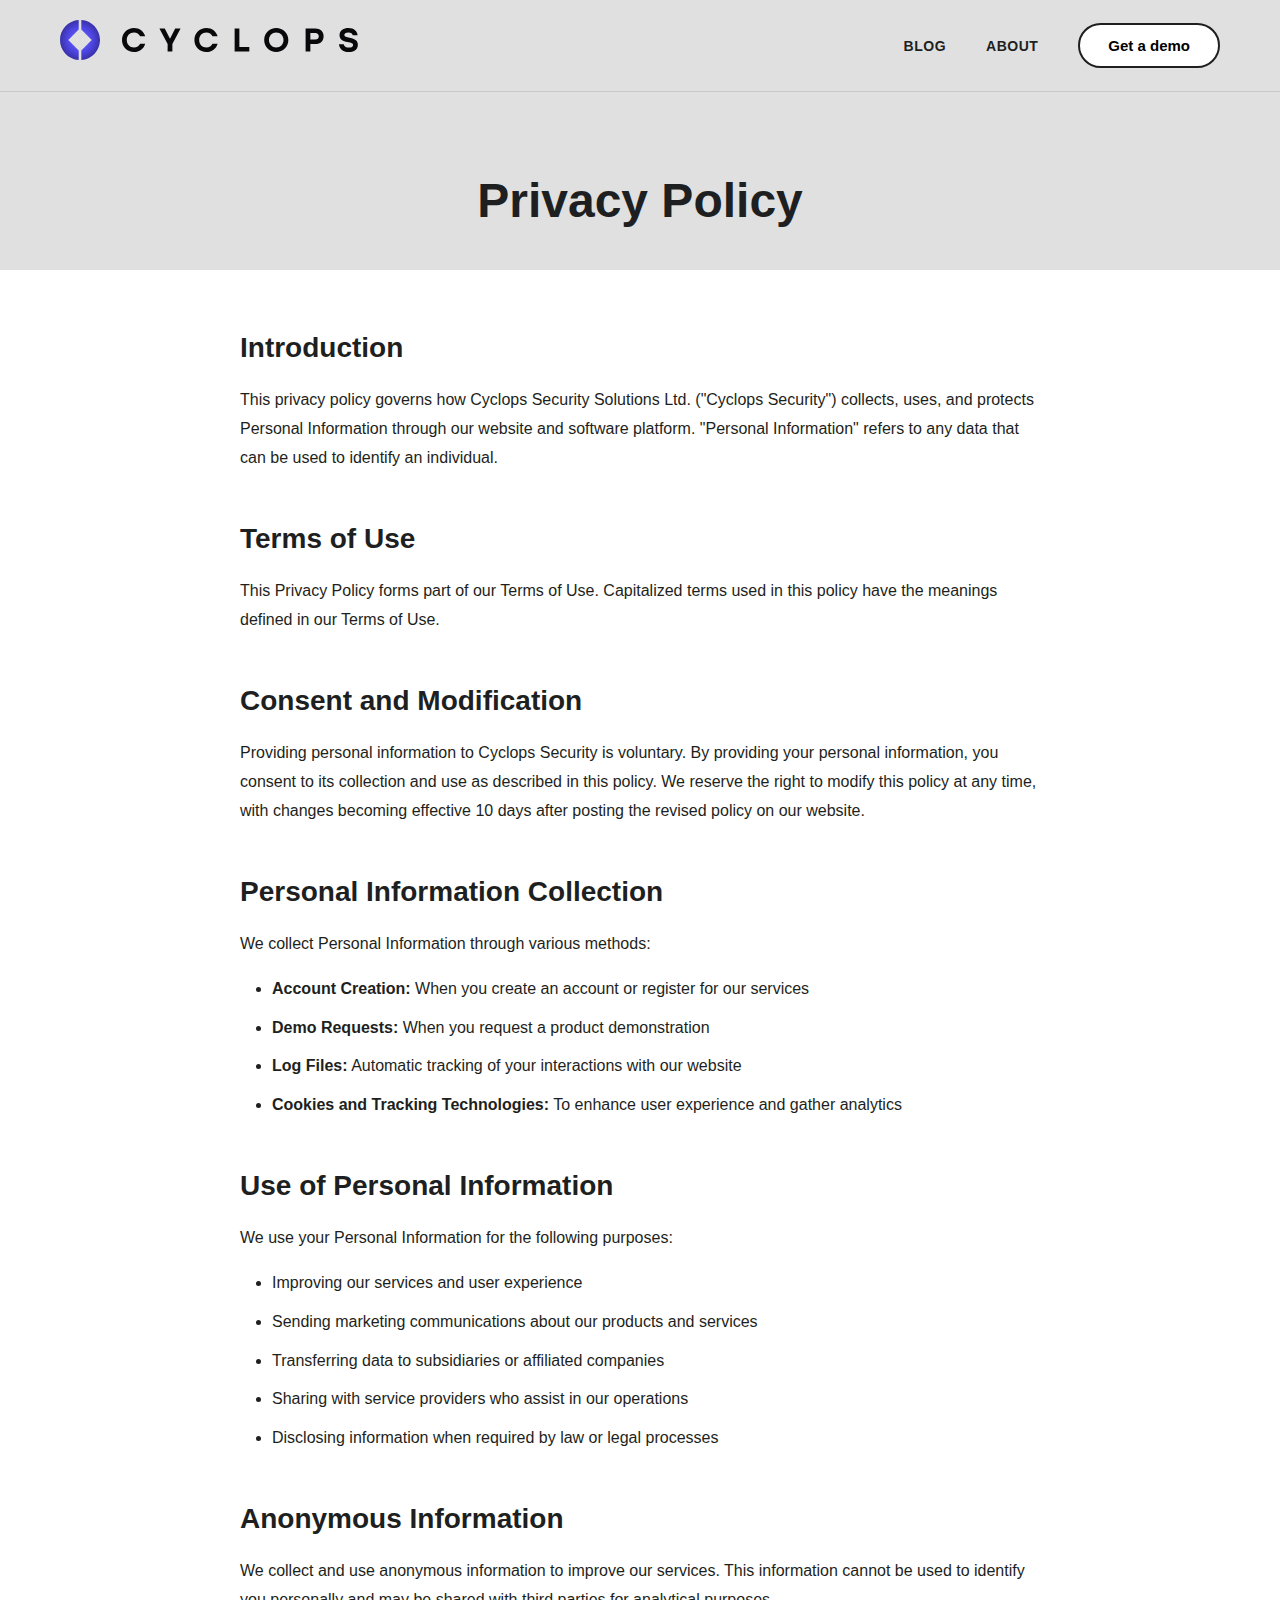
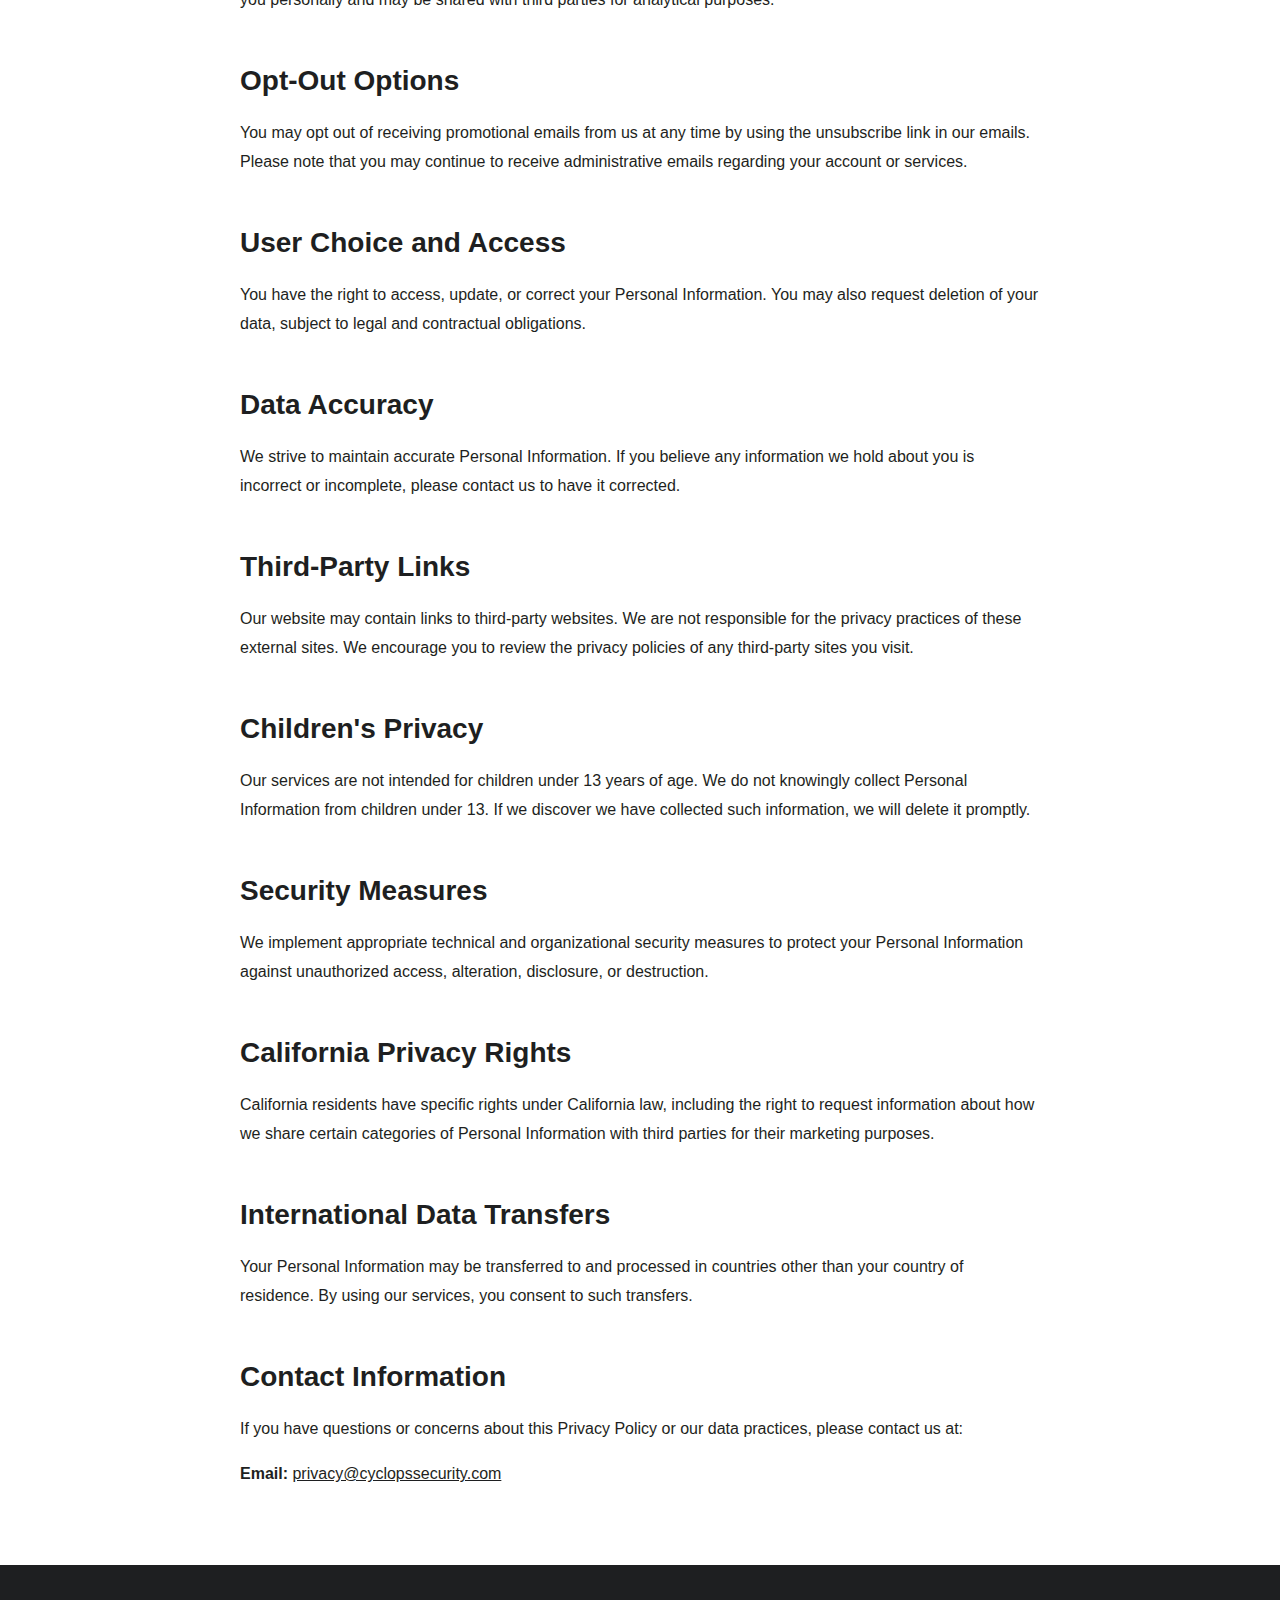
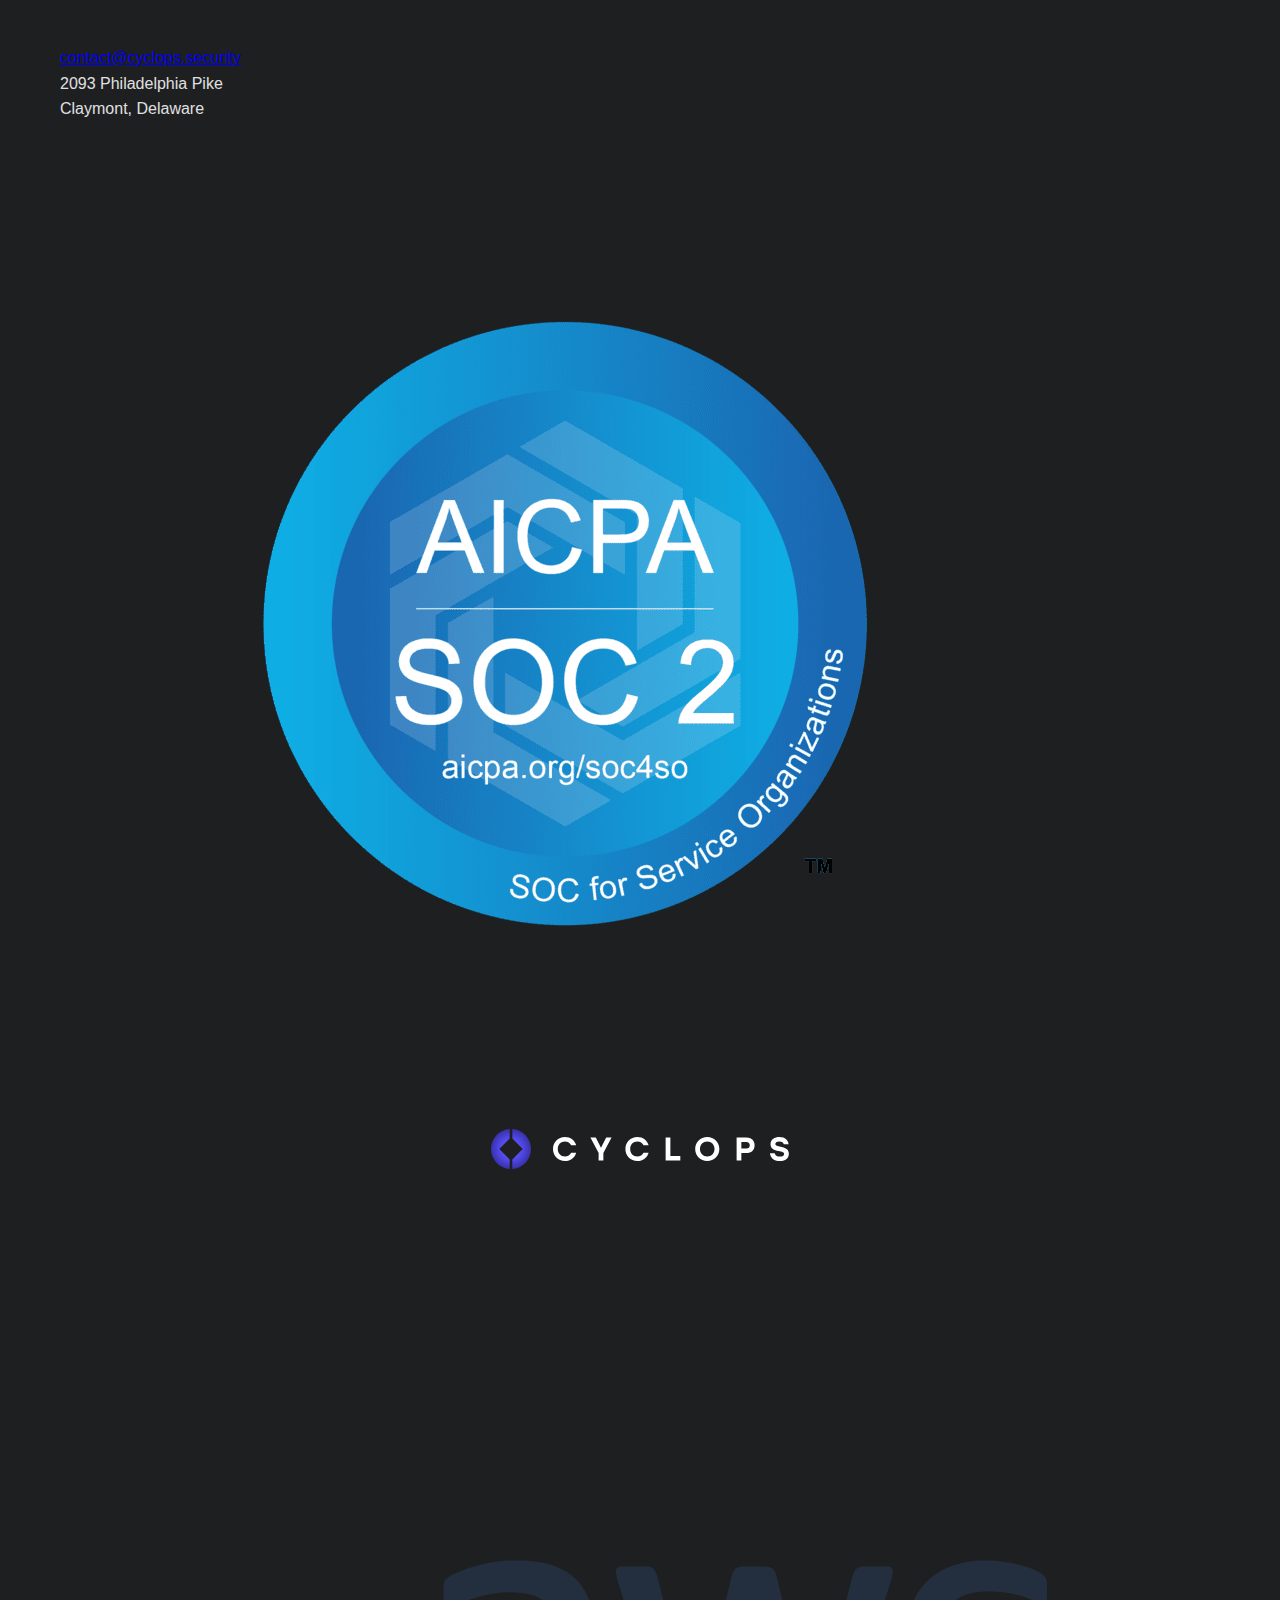
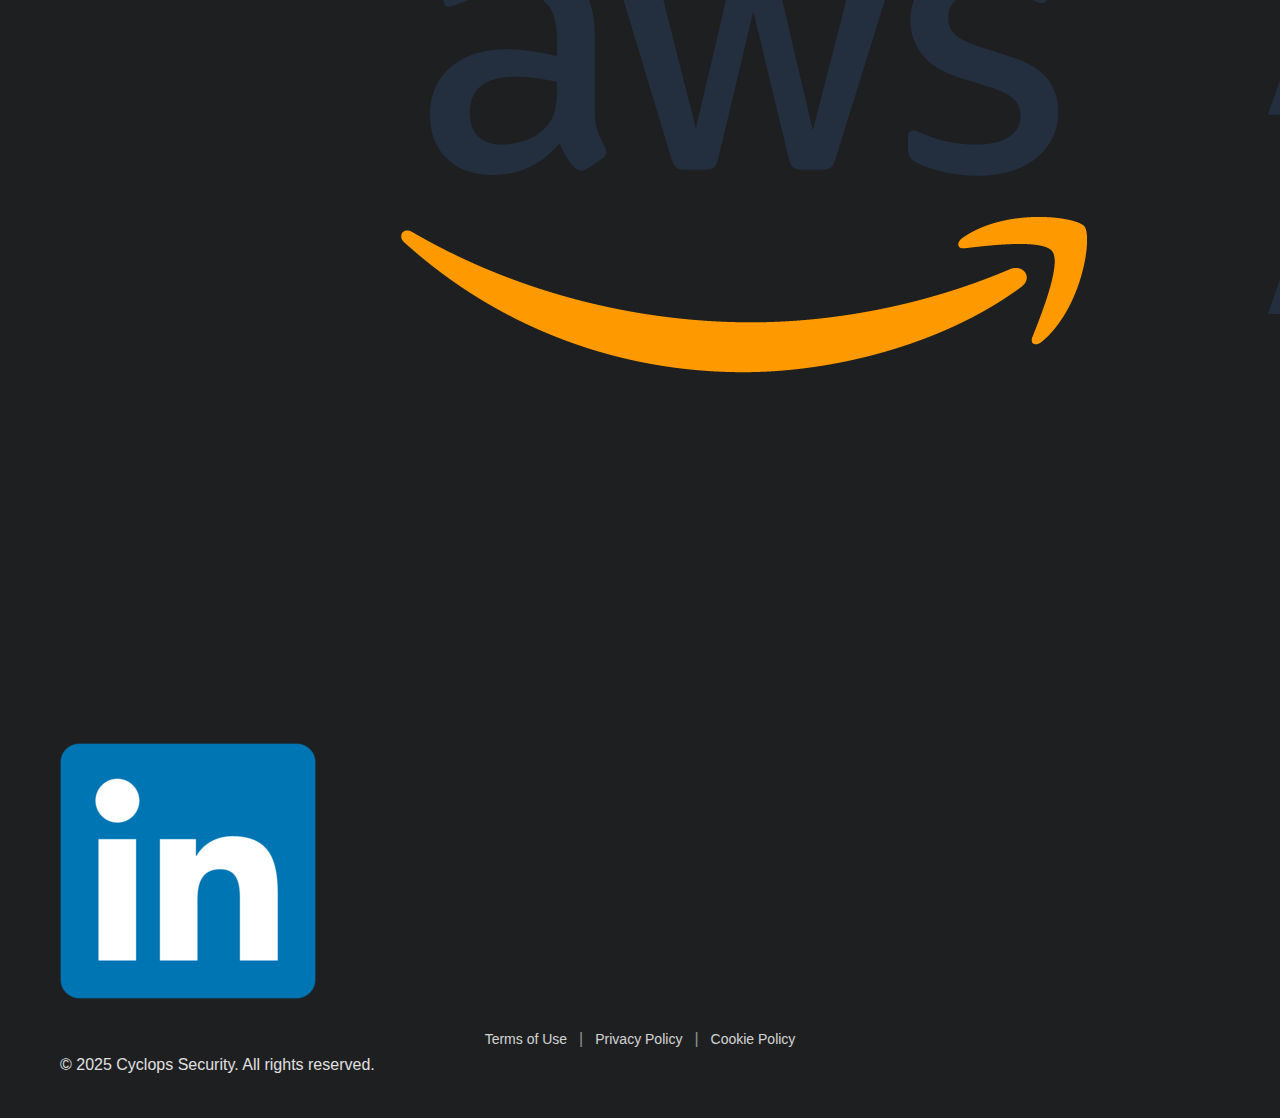
<file: legal/privacy-policy.html>
<!DOCTYPE html>
<html lang="en">
<head>
    <meta charset="UTF-8">
    <meta name="viewport" content="width=device-width, initial-scale=1.0">
    <title>Cyclops Security</title>
    <link rel="icon" type="image/svg+xml" href="../assets/CyclopsLogo-NoText.svg">
    <link rel="stylesheet" href="../css/styles.css">
</head>
<body>
    <!-- Navigation -->
    <nav class="navbar">
        <div class="container">
            <div class="nav-logo">
                <a href="../index.html" class="logo-link">
                    <img src="../assets/CyclopsLogo-BlackText.svg" alt="Cyclops" class="logo-icon">
                </a>
            </div>
            <button class="hamburger" aria-label="Menu">
                <span></span>
                <span></span>
                <span></span>
            </button>
            <div class="nav-menu">
                <a href="../blog.html" class="nav-link">BLOG</a>
                <a href="../about.html" class="nav-link">ABOUT</a>
                <button class="btn-demo">Get a demo</button>
            </div>
            <div class="nav-cta">
                <button class="btn-demo">Get a demo</button>
            </div>
        </div>
    </nav>

    <!-- Legal Content -->
    <section class="legal-header">
        <div class="container">
            <h1 class="legal-title">Privacy Policy</h1>
        </div>
    </section>

    <article class="legal-content">
        <div class="container">
            <div class="legal-body">
                <h2>Introduction</h2>
                <p>This privacy policy governs how Cyclops Security Solutions Ltd. ("Cyclops Security") collects, uses, and protects Personal Information through our website and software platform. "Personal Information" refers to any data that can be used to identify an individual.</p>

                <h2>Terms of Use</h2>
                <p>This Privacy Policy forms part of our Terms of Use. Capitalized terms used in this policy have the meanings defined in our Terms of Use.</p>

                <h2>Consent and Modification</h2>
                <p>Providing personal information to Cyclops Security is voluntary. By providing your personal information, you consent to its collection and use as described in this policy. We reserve the right to modify this policy at any time, with changes becoming effective 10 days after posting the revised policy on our website.</p>

                <h2>Personal Information Collection</h2>
                <p>We collect Personal Information through various methods:</p>
                <ul>
                    <li><strong>Account Creation:</strong> When you create an account or register for our services</li>
                    <li><strong>Demo Requests:</strong> When you request a product demonstration</li>
                    <li><strong>Log Files:</strong> Automatic tracking of your interactions with our website</li>
                    <li><strong>Cookies and Tracking Technologies:</strong> To enhance user experience and gather analytics</li>
                </ul>

                <h2>Use of Personal Information</h2>
                <p>We use your Personal Information for the following purposes:</p>
                <ul>
                    <li>Improving our services and user experience</li>
                    <li>Sending marketing communications about our products and services</li>
                    <li>Transferring data to subsidiaries or affiliated companies</li>
                    <li>Sharing with service providers who assist in our operations</li>
                    <li>Disclosing information when required by law or legal processes</li>
                </ul>

                <h2>Anonymous Information</h2>
                <p>We collect and use anonymous information to improve our services. This information cannot be used to identify you personally and may be shared with third parties for analytical purposes.</p>

                <h2>Opt-Out Options</h2>
                <p>You may opt out of receiving promotional emails from us at any time by using the unsubscribe link in our emails. Please note that you may continue to receive administrative emails regarding your account or services.</p>

                <h2>User Choice and Access</h2>
                <p>You have the right to access, update, or correct your Personal Information. You may also request deletion of your data, subject to legal and contractual obligations.</p>

                <h2>Data Accuracy</h2>
                <p>We strive to maintain accurate Personal Information. If you believe any information we hold about you is incorrect or incomplete, please contact us to have it corrected.</p>

                <h2>Third-Party Links</h2>
                <p>Our website may contain links to third-party websites. We are not responsible for the privacy practices of these external sites. We encourage you to review the privacy policies of any third-party sites you visit.</p>

                <h2>Children's Privacy</h2>
                <p>Our services are not intended for children under 13 years of age. We do not knowingly collect Personal Information from children under 13. If we discover we have collected such information, we will delete it promptly.</p>

                <h2>Security Measures</h2>
                <p>We implement appropriate technical and organizational security measures to protect your Personal Information against unauthorized access, alteration, disclosure, or destruction.</p>

                <h2>California Privacy Rights</h2>
                <p>California residents have specific rights under California law, including the right to request information about how we share certain categories of Personal Information with third parties for their marketing purposes.</p>

                <h2>International Data Transfers</h2>
                <p>Your Personal Information may be transferred to and processed in countries other than your country of residence. By using our services, you consent to such transfers.</p>

                <h2>Contact Information</h2>
                <p>If you have questions or concerns about this Privacy Policy or our data practices, please contact us at:</p>
                <p><strong>Email:</strong> <a href="mailto:privacy@cyclopssecurity.com">privacy@cyclopssecurity.com</a></p>
            </div>
        </div>
    </article>

    <!-- Footer -->
    <footer class="footer dark-bg">
        <div class="container">
            <div class="footer-top">
                <div class="footer-contact">
                    <p><a href="mailto:contact@cyclops.security">contact@cyclops.security</a></p>
                    <p>2093 Philadelphia Pike<br>Claymont, Delaware</p>
                </div>
                <img src="../assets/images/SOC-2-Type-2.png" alt="SOC 2 Type 2" class="soc2-badge">
                <div class="footer-brand">
                    <img src="../assets/CyclopsLogo-WhiteText.svg" alt="Cyclops" class="footer-logo">
                </div>
                <div class="footer-aws">
                    <a href="https://aws.amazon.com/marketplace/pp/prodview-qosjaonicohoa" target="_blank" rel="noopener noreferrer">
                        <img src="../assets/images/aws marketplace.png" alt="AWS Marketplace" class="aws-badge">
                    </a>
                </div>
                <div class="footer-linkedin">
                    <a href="https://linkedin.com/company/cyclopssecurity" target="_blank" rel="noopener noreferrer">
                        <img src="../assets/images/linkedin.png" alt="LinkedIn" class="linkedin-badge">
                    </a>
                </div>
            </div>
            <div class="footer-links">
                <a href="terms-of-use.html" class="footer-link">Terms of Use</a>
                <span class="footer-separator">|</span>
                <a href="privacy-policy.html" class="footer-link">Privacy Policy</a>
                <span class="footer-separator">|</span>
                <a href="cookie-policy.html" class="footer-link">Cookie Policy</a>
            </div>
            <div class="footer-copyright">
                © 2025 Cyclops Security. All rights reserved.
            </div>
        </div>
    </footer>

    <script src="../js/main.js"></script>
</body>
</html>
</file>
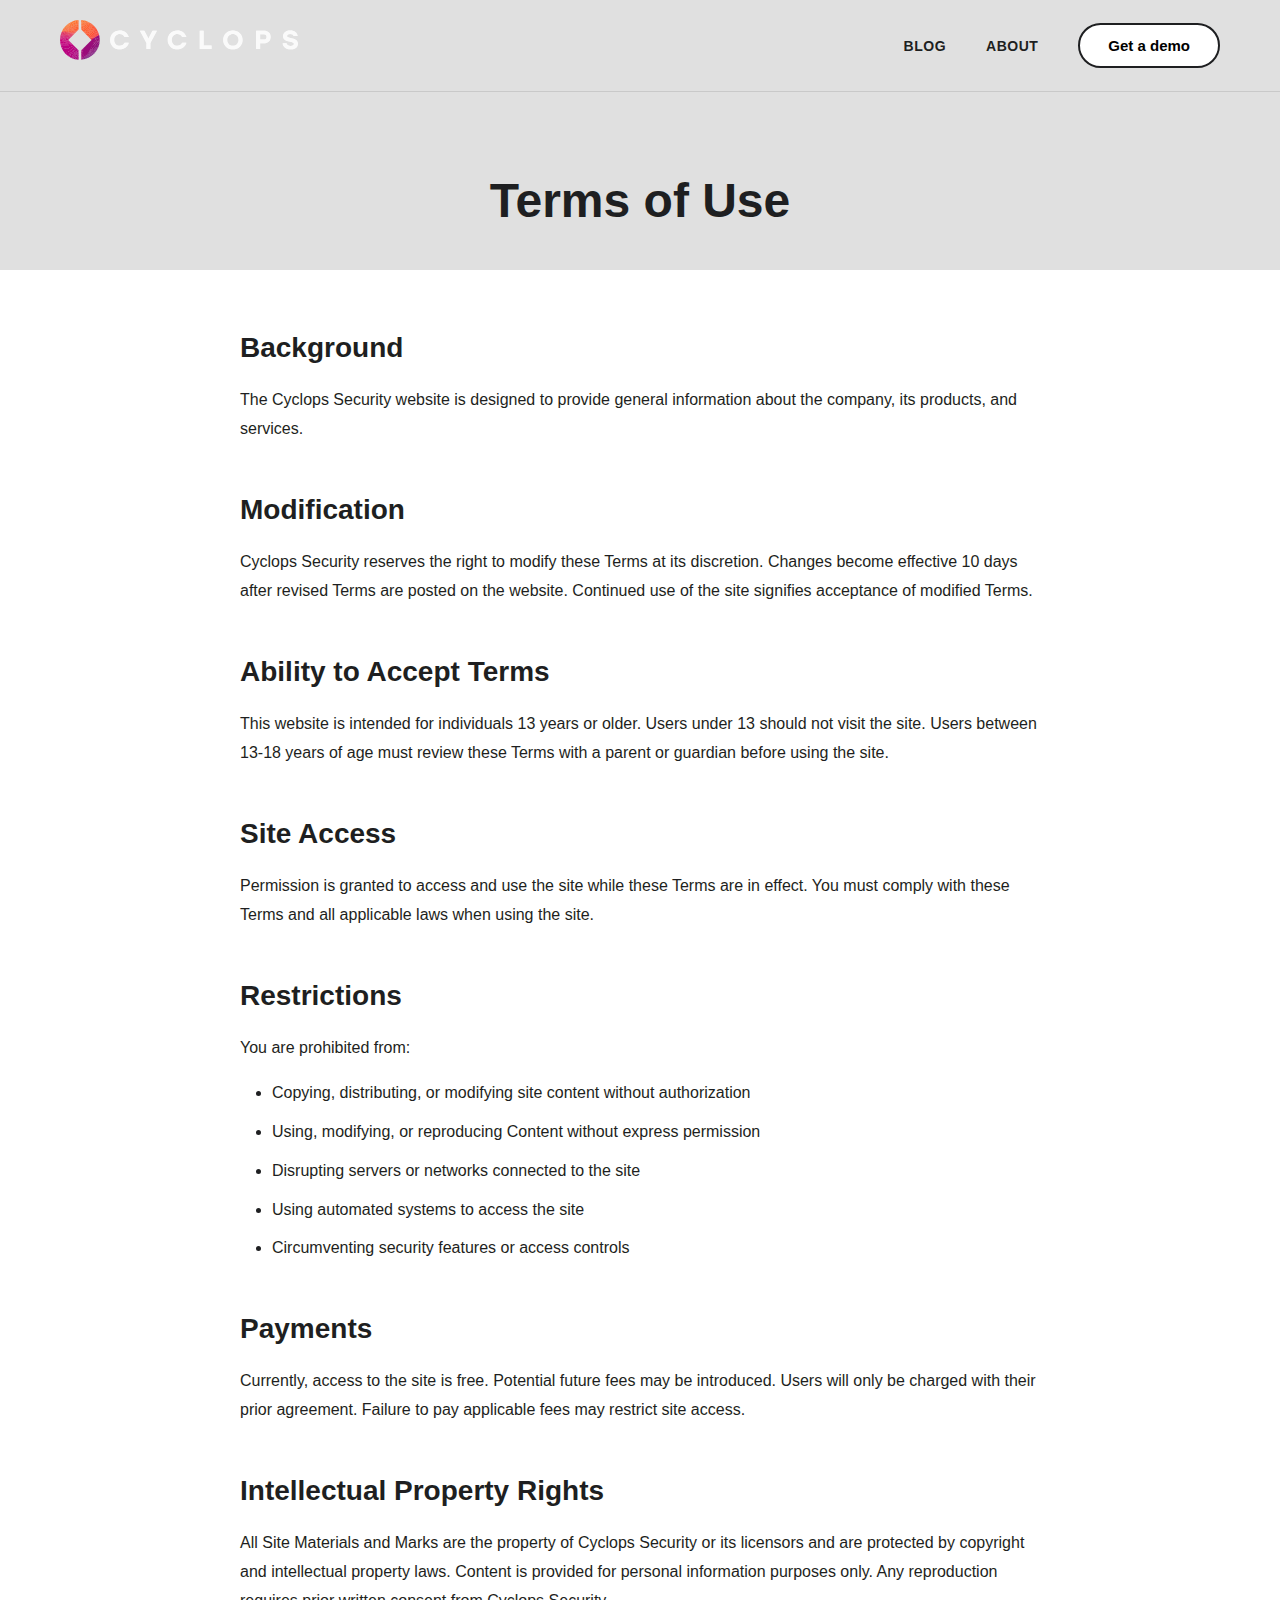
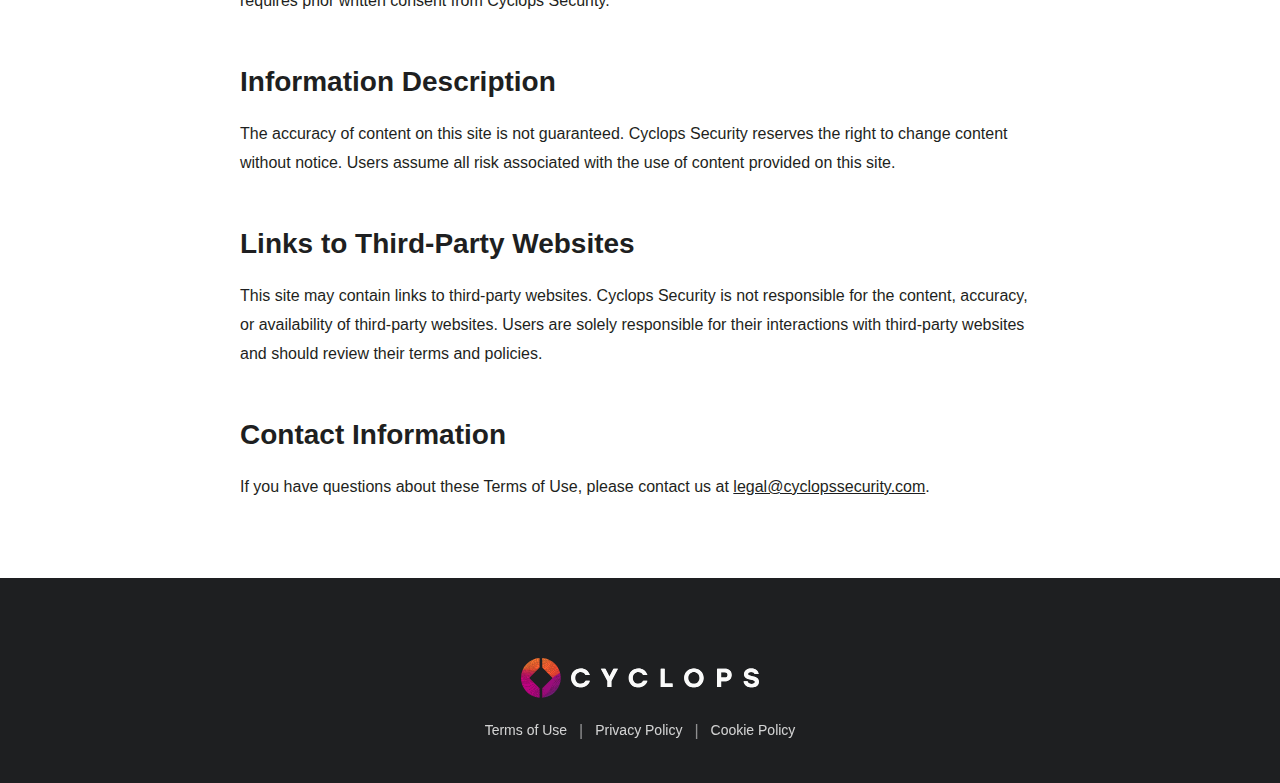
<file: legal/terms-of-use.html>
<!DOCTYPE html>
<html lang="en">
<head>
    <meta charset="UTF-8">
    <meta name="viewport" content="width=device-width, initial-scale=1.0">
    <title>Cyclops Security</title>
    <link rel="icon" type="image/svg+xml" href="../assets/cyclops_logo_circle.svg">
    <link rel="stylesheet" href="../css/styles.css">
</head>
<body>
    <!-- Navigation -->
    <nav class="navbar">
        <div class="container">
            <div class="nav-logo">
                <a href="../index.html" class="logo-link">
                    <img src="../assets/cyclops_logo.svg" alt="Cyclops" class="logo-icon">
                </a>
            </div>
            <button class="hamburger" aria-label="Menu">
                <span></span>
                <span></span>
                <span></span>
            </button>
            <div class="nav-menu">
                <a href="../blog.html" class="nav-link">BLOG</a>
                <a href="../about.html" class="nav-link">ABOUT</a>
                <button class="btn-demo">Get a demo</button>
            </div>
            <div class="nav-cta">
                <button class="btn-demo">Get a demo</button>
            </div>
        </div>
    </nav>

    <!-- Legal Content -->
    <section class="legal-header">
        <div class="container">
            <h1 class="legal-title">Terms of Use</h1>
        </div>
    </section>

    <article class="legal-content">
        <div class="container">
            <div class="legal-body">
                <h2>Background</h2>
                <p>The Cyclops Security website is designed to provide general information about the company, its products, and services.</p>

                <h2>Modification</h2>
                <p>Cyclops Security reserves the right to modify these Terms at its discretion. Changes become effective 10 days after revised Terms are posted on the website. Continued use of the site signifies acceptance of modified Terms.</p>

                <h2>Ability to Accept Terms</h2>
                <p>This website is intended for individuals 13 years or older. Users under 13 should not visit the site. Users between 13-18 years of age must review these Terms with a parent or guardian before using the site.</p>

                <h2>Site Access</h2>
                <p>Permission is granted to access and use the site while these Terms are in effect. You must comply with these Terms and all applicable laws when using the site.</p>

                <h2>Restrictions</h2>
                <p>You are prohibited from:</p>
                <ul>
                    <li>Copying, distributing, or modifying site content without authorization</li>
                    <li>Using, modifying, or reproducing Content without express permission</li>
                    <li>Disrupting servers or networks connected to the site</li>
                    <li>Using automated systems to access the site</li>
                    <li>Circumventing security features or access controls</li>
                </ul>

                <h2>Payments</h2>
                <p>Currently, access to the site is free. Potential future fees may be introduced. Users will only be charged with their prior agreement. Failure to pay applicable fees may restrict site access.</p>

                <h2>Intellectual Property Rights</h2>
                <p>All Site Materials and Marks are the property of Cyclops Security or its licensors and are protected by copyright and intellectual property laws. Content is provided for personal information purposes only. Any reproduction requires prior written consent from Cyclops Security.</p>

                <h2>Information Description</h2>
                <p>The accuracy of content on this site is not guaranteed. Cyclops Security reserves the right to change content without notice. Users assume all risk associated with the use of content provided on this site.</p>

                <h2>Links to Third-Party Websites</h2>
                <p>This site may contain links to third-party websites. Cyclops Security is not responsible for the content, accuracy, or availability of third-party websites. Users are solely responsible for their interactions with third-party websites and should review their terms and policies.</p>

                <h2>Contact Information</h2>
                <p>If you have questions about these Terms of Use, please contact us at <a href="mailto:legal@cyclopssecurity.com">legal@cyclopssecurity.com</a>.</p>
            </div>
        </div>
    </article>

    <!-- Footer -->
    <footer class="footer dark-bg">
        <div class="container">
            <div class="footer-brand">
                <img src="../assets/cyclops_logo.svg" alt="Cyclops" class="footer-logo">
            </div>
            <div class="footer-links">
                <a href="terms-of-use.html" class="footer-link">Terms of Use</a>
                <span class="footer-separator">|</span>
                <a href="privacy-policy.html" class="footer-link">Privacy Policy</a>
                <span class="footer-separator">|</span>
                <a href="cookie-policy.html" class="footer-link">Cookie Policy</a>
            </div>
        </div>
    </footer>

    <script src="../js/main.js"></script>
</body>
</html>
</file>
<file: css/styles.css>
/* Reset and Base Styles */
* {
    margin: 0;
    padding: 0;
    box-sizing: border-box;
}

@import url('https://fonts.googleapis.com/css2?family=Mulish:wght@400;600;700;800&display=swap');

:root {
    /* Colors from screenshot */
    --yellow-primary: #7C3AED;
    --dark-bg: #1E1F21;
    --light-bg: #E0E0E0;
    --white: #FFFFFF;
    --text-dark: #1E1F21;
    --text-light: #E0E0E0;
    --border-color: #333;

    /* Typography */
    --font-primary: 'Mulish', -apple-system, BlinkMacSystemFont, 'Segoe UI', sans-serif;
    --font-secondary: 'Mulish', sans-serif;
}

body {
    font-family: var(--font-secondary);
    color: var(--text-dark);
    background-color: var(--light-bg);
    line-height: 1.6;
    overflow-x: hidden;
}

.container {
    max-width: 1400px;
    margin: 0 auto;
    padding: 0 60px;
}

/* Navigation */
.navbar {
    background-color: var(--light-bg);
    padding: 20px 0;
    position: sticky;
    top: 0;
    z-index: 1000;
    border-bottom: 1px solid rgba(0,0,0,0.1);
}

.navbar .container {
    display: flex;
    justify-content: space-between;
    align-items: center;
}

.nav-logo {
    font-size: 24px;
    font-weight: 700;
}

.logo-link {
    text-decoration: none;
    display: inline-block;
}

.logo-link:hover .logo-icon {
    transform: translateY(-2px);
    transition: transform 0.3s;
}

.logo-icon {
    height: 40px;
    width: auto;
    display: block;
}

.nav-menu {
    display: flex;
    gap: 40px;
    margin-left: auto;
    margin-right: 40px;
}

.nav-menu .btn-demo {
    display: none;
}

.nav-link {
    text-decoration: none;
    color: var(--text-dark);
    font-weight: 600;
    font-size: 14px;
    letter-spacing: 0.5px;
    transition: opacity 0.3s;
}

.nav-link:hover {
    opacity: 0.7;
}

/* Hamburger Menu */
.hamburger {
    display: none;
    flex-direction: column;
    gap: 6px;
    background: none;
    border: none;
    cursor: pointer;
    padding: 8px;
}

.hamburger span {
    width: 28px;
    height: 3px;
    background: var(--text-dark);
    border-radius: 2px;
    transition: all 0.3s;
}

.hamburger.active span:nth-child(1) {
    transform: rotate(45deg) translate(8px, 8px);
}

.hamburger.active span:nth-child(2) {
    opacity: 0;
}

.hamburger.active span:nth-child(3) {
    transform: rotate(-45deg) translate(7px, -7px);
}

.btn-demo {
    background: var(--white);
    border: 2px solid var(--text-dark);
    padding: 12px 28px;
    border-radius: 50px;
    font-weight: 600;
    font-size: 15px;
    cursor: pointer;
    transition: all 0.3s;
}

.btn-demo:hover {
    background: var(--yellow-primary);
    transform: translateY(-2px);
}

/* Hero Section */
.hero {
    background: var(--yellow-primary);
    padding: 120px 0;
    position: relative;
    overflow: hidden;
}

.hero-container {
    display: grid;
    grid-template-columns: 1fr 1fr;
    gap: 80px;
    align-items: center;
}

.hero-content {
    max-width: 600px;
}

.hero-title {
    font-family: var(--font-primary);
    font-size: 64px;
    font-weight: 800;
    line-height: 1.1;
    letter-spacing: -0.02em;
    margin-bottom: 24px;
    color: var(--white);
}

.hero-subtitle {
    font-size: 20px;
    margin-bottom: 32px;
    color: var(--white);
    opacity: 0.8;
}

.btn-primary {
    background: var(--white);
    border: 2px solid var(--text-dark);
    color: var(--text-dark);
    padding: 16px 40px;
    border-radius: 50px;
    font-weight: 600;
    font-size: 16px;
    cursor: pointer;
    transition: all 0.3s;
}

.btn-primary:hover {
    background: var(--yellow-primary);
    transform: translateY(-2px);
}

.hero-visual {
    display: flex;
    justify-content: center;
    align-items: center;
}

.animated-graphic {
    width: 100%;
    max-width: 600px;
    height: auto;
    border-radius: 20px;
    object-fit: contain;
}

.about-hero-animation {
    width: 100%;
    max-width: 300px;
    height: auto;
    object-fit: contain;
}

/* Logo Strip */
.logo-strip {
    background: var(--white);
    padding: 60px 0;
    border-bottom: 1px solid rgba(0,0,0,0.1);
}

.logo-grid {
    display: grid;
    grid-template-columns: repeat(7, 1fr);
    gap: 40px;
    align-items: center;
}

.partner-logo {
    height: 40px;
    background: rgba(0,0,0,0.05);
    border-radius: 8px;
    display: flex;
    align-items: center;
    justify-content: center;
    font-size: 12px;
    color: var(--text-dark);
}

/* Dark Background Sections */
.dark-bg {
    background: var(--dark-bg);
    color: var(--text-light);
}

/* Feature Section */
.feature-section {
    padding: 120px 0;
}

.feature-section.dark-bg {
    background: #000000;
}

.feature-grid {
    display: grid;
    grid-template-columns: 1fr 1fr;
    gap: 100px;
    align-items: center;
}

.feature-visual {
    display: flex;
    justify-content: center;
}

.grid-pattern {
    width: 120%;
    max-width: 420px;
    height: auto;
    border-radius: 20px;
    object-fit: contain;
}

.section-title {
    font-family: var(--font-primary);
    font-size: 48px;
    font-weight: 800;
    line-height: 1.2;
    margin-bottom: 24px;
}

.section-text {
    font-size: 18px;
    margin-bottom: 32px;
    opacity: 0.9;
}

.feature-list {
    list-style: none;
    padding: 0;
}

.feature-list li {
    padding: 12px 0;
    padding-left: 32px;
    position: relative;
    font-size: 16px;
}

.feature-list li:before {
    content: '✓';
    position: absolute;
    left: 0;
    color: var(--yellow-primary);
    font-weight: bold;
}

/* Product Section */
.product-section {
    padding: 120px 0;
    background: var(--white);
}

.product-header {
    text-align: center;
    max-width: 800px;
    margin: 0 auto 60px;
}

.section-subtitle {
    font-size: 18px;
    opacity: 0.7;
    margin-top: 16px;
}

.product-visual {
    margin: 60px 0;
}

.dashboard-image {
    width: 100%;
    height: auto;
    border-radius: 20px;
    box-shadow: 0 20px 60px rgba(0,0,0,0.1);
    display: block;
}

.product-description {
    text-align: center;
    max-width: 700px;
    margin: 40px auto;
    font-size: 18px;
    opacity: 0.8;
}

.btn-dark {
    background: var(--white);
    border: 2px solid var(--text-dark);
    color: var(--text-dark);
    padding: 14px 36px;
    border-radius: 50px;
    font-weight: 600;
    font-size: 15px;
    cursor: pointer;
    transition: all 0.3s;
    display: block;
    margin: 0 auto;
    text-decoration: none;
}

.btn-dark:hover {
    background: var(--yellow-primary);
    transform: translateY(-2px);
}

/* Problems Section */
.problems-section {
    padding: 120px 0;
    background: #1B2022;
}

.problems-grid {
    display: grid;
    grid-template-columns: 1fr 1fr;
    gap: 100px;
    align-items: center;
}

.problems-list {
    list-style: none;
    padding: 0;
    margin-top: 40px;
}

.problems-list li {
    margin-bottom: 40px;
}

.problems-list h3 {
    font-size: 24px;
    margin-bottom: 8px;
    color: var(--yellow-primary);
}

.problems-list p {
    font-size: 16px;
    opacity: 0.8;
}

.problems-closing {
    font-size: 18px;
    margin-top: 40px;
    font-weight: 600;
    opacity: 0.9;
}

.problems-visual {
    display: flex;
    justify-content: center;
}

.animated-nodes {
    width: 100%;
    max-width: 400px;
    height: 400px;
    border-radius: 20px;
    object-fit: cover;
}

/* Benefits Section */
.benefits-section {
    padding: 120px 0;
    background: var(--white);
}

.benefits-grid {
    display: grid;
    grid-template-columns: repeat(3, 1fr);
    gap: 40px;
}

.benefit-card {
    background: var(--white);
    border: 2px solid rgba(0,0,0,0.1);
    border-radius: 20px;
    padding: 48px 32px;
    transition: all 0.3s;
}

.benefit-card:hover {
    transform: translateY(-8px);
    box-shadow: 0 20px 40px rgba(0,0,0,0.1);
}

.card-icon {
    width: 80px;
    height: 80px;
    background: rgba(0,0,0,0.05);
    border-radius: 16px;
    margin-bottom: 24px;
    display: flex;
    align-items: center;
    justify-content: center;
    font-size: 12px;
}

.card-title {
    font-size: 24px;
    font-weight: 700;
    margin-bottom: 16px;
}

.card-text {
    font-size: 16px;
    opacity: 0.7;
    line-height: 1.6;
}

/* Testimonial Section */
.testimonial-section {
    padding: 100px 0;
    background: var(--yellow-primary);
}

.testimonial-content {
    max-width: 900px;
    margin: 0 auto;
    text-align: center;
}

.testimonial-quote {
    font-family: var(--font-primary);
    font-size: 28px;
    font-weight: 600;
    line-height: 1.5;
    margin-bottom: 40px;
    color: var(--white);
}

.testimonial-author {
    display: flex;
    align-items: center;
    justify-content: center;
    gap: 20px;
}

.author-avatar {
    width: 60px;
    height: 60px;
    background: rgba(0,0,0,0.1);
    border-radius: 50%;
    display: flex;
    align-items: center;
    justify-content: center;
    font-size: 12px;
}

.author-info {
    text-align: left;
}

.author-name {
    font-weight: 700;
    font-size: 16px;
    margin-bottom: 4px;
    color: var(--white);
}

.author-title {
    font-size: 14px;
    color: var(--white);
    opacity: 0.7;
}

/* Bottom CTA Section */
.bottom-cta-section {
    padding: 120px 0;
    background: #000000;
    position: relative;
    overflow: hidden;
}

.cta-content {
    text-align: center;
    max-width: 700px;
    margin: 0 auto;
    position: relative;
    z-index: 2;
}

.cta-title {
    font-family: var(--font-primary);
    font-size: 56px;
    font-weight: 800;
    line-height: 1.2;
    margin-bottom: 24px;
    color: var(--white);
}

.cta-subtitle {
    font-size: 20px;
    margin-bottom: 40px;
    color: var(--white);
    opacity: 0.8;
}

.cta-visual {
    position: relative;
    margin-top: 60px;
    display: flex;
    justify-content: center;
    align-items: center;
}

.cta-cyclops-video {
    width: 50%;
    max-width: 300px;
    height: auto;
    object-fit: contain;
}

.cta-button-wrapper {
    text-align: center;
    margin-top: 40px;
}

.tree-graphic {
    width: 100%;
    max-width: 300px;
    height: auto;
    object-fit: contain;
}

.tree-graphic.left {
    align-self: flex-start;
}

.tree-graphic.right {
    align-self: flex-end;
}

.center-animation {
    width: 100%;
    max-width: 200px;
    height: auto;
    object-fit: contain;
    align-self: center;
}

/* Footer */
.footer {
    padding: 80px 0 40px;
}

.footer-brand {
    text-align: center;
}

.footer-logo {
    height: 40px;
    width: auto;
    display: block;
    margin: 0 auto;
}

.footer-column h4 {
    color: var(--white);
    font-size: 16px;
    margin-bottom: 20px;
}

.footer-column ul {
    list-style: none;
}

.footer-column li {
    margin-bottom: 12px;
}

.footer-column a {
    color: var(--text-light);
    text-decoration: none;
    font-size: 14px;
    opacity: 0.7;
    transition: opacity 0.3s;
}

.footer-column a:hover {
    opacity: 1;
}

.footer-bottom {
    text-align: center;
    padding-top: 40px;
    border-top: 1px solid rgba(255,255,255,0.1);
    opacity: 0.5;
    font-size: 14px;
}

/* Demo Modal Styles */
.demo-modal {
    display: none;
    position: fixed;
    top: 0;
    left: 0;
    width: 100%;
    height: 100%;
    z-index: 10000;
}

.demo-modal.active {
    display: block;
}

.demo-modal-overlay {
    position: absolute;
    top: 0;
    left: 0;
    width: 100%;
    height: 100%;
    background: rgba(0, 0, 0, 0.7);
}

.demo-modal-content {
    position: absolute;
    top: 50%;
    left: 50%;
    transform: translate(-50%, -50%);
    width: 90%;
    max-width: 640px;
    height: 80vh;
    max-height: 800px;
    background: var(--white);
    border-radius: 12px;
    overflow: hidden;
    box-shadow: 0 20px 60px rgba(0, 0, 0, 0.3);
}

.demo-modal-close {
    position: absolute;
    top: 12px;
    right: 12px;
    width: 36px;
    height: 36px;
    background: rgba(0, 0, 0, 0.5);
    color: var(--white);
    border: none;
    border-radius: 50%;
    font-size: 24px;
    line-height: 1;
    cursor: pointer;
    z-index: 10;
    transition: background 0.3s;
    display: flex;
    align-items: center;
    justify-content: center;
}

.demo-modal-close:hover {
    background: rgba(0, 0, 0, 0.8);
}

.demo-modal-content iframe {
    width: 100%;
    height: 100%;
    border: none;
}

/* Responsive Design */
@media (max-width: 1200px) {
    .container {
        padding: 0 40px;
    }

    .hero-title {
        font-size: 52px;
    }

    .section-title {
        font-size: 40px;
    }
}

@media (max-width: 768px) {
    .navbar .container {
        position: relative;
    }

    .hamburger {
        display: flex;
        margin-left: auto;
    }

    .nav-menu {
        position: absolute;
        top: 100%;
        left: 0;
        right: 0;
        background: var(--light-bg);
        flex-direction: column;
        gap: 0;
        margin: 0;
        padding: 0;
        max-height: 0;
        overflow: hidden;
        transition: max-height 0.3s ease;
        border-bottom: none;
    }

    .nav-menu.active {
        max-height: 400px;
        padding: 20px 0;
        border-bottom: 1px solid rgba(0,0,0,0.1);
    }

    .nav-link {
        padding: 16px 60px;
        border-bottom: 1px solid rgba(0,0,0,0.05);
        text-align: center;
        font-size: 18px;
    }

    .nav-cta {
        display: none;
    }

    .nav-menu .btn-demo {
        display: block;
        margin: 20px auto 0;
        width: 50%;
    }

    .hero-container,
    .feature-grid,
    .problems-grid {
        grid-template-columns: 1fr;
        gap: 40px;
    }

    .benefits-grid {
        grid-template-columns: 1fr;
    }

    .logo-grid {
        grid-template-columns: repeat(3, 1fr);
    }

    .hero-title {
        font-size: 40px;
    }

    .section-title {
        font-size: 32px;
    }

    .cta-title {
        font-size: 36px;
    }

    .footer-grid {
        grid-template-columns: 1fr;
        gap: 40px;
    }
}

/* About Page Styles */
.mission-section,
.what-we-do-section,
.leadership-section,
.investors-section,
.advisory-section,
.cta-section {
    padding: 80px 0;
}

.mission-section {
    background: var(--white);
}

.mission-content {
    text-align: center;
    max-width: 800px;
    margin: 0 auto;
}

.mission-statement {
    font-size: 24px;
    line-height: 1.6;
    margin-top: 24px;
    opacity: 0.8;
}

.what-we-do-section {
    background: var(--light-bg);
}

.what-we-do-section .section-title,
.leadership-section .section-title,
.investors-section .section-title,
.advisory-section .section-title {
    text-align: center;
}

.features-grid {
    display: grid;
    grid-template-columns: repeat(3, 1fr);
    gap: 40px;
    margin-top: 60px;
}

.feature-card {
    background: var(--white);
    padding: 40px;
    border-radius: 20px;
    text-align: center;
}

.feature-icon {
    margin-bottom: 24px;
}

.feature-card h3 {
    font-size: 24px;
    margin-bottom: 16px;
}

.feature-card p {
    opacity: 0.7;
    line-height: 1.6;
}

.leadership-section {
    background: var(--white);
}

.team-grid {
    display: grid;
    grid-template-columns: repeat(3, 1fr);
    gap: 40px;
    margin-top: 60px;
}

.team-card {
    background: var(--light-bg);
    padding: 32px;
    border-radius: 20px;
    text-align: center;
    text-decoration: none;
    color: var(--text-dark);
    transition: transform 0.3s;
}

.team-card:hover {
    transform: translateY(-8px);
}

.team-photo {
    width: 180px;
    height: 180px;
    border-radius: 50%;
    overflow: hidden;
    margin: 0 auto 20px;
}

.team-photo img {
    width: 100%;
    height: 100%;
    object-fit: cover;
}

.team-card h3 {
    font-size: 20px;
    margin-bottom: 8px;
}

.role {
    opacity: 0.6;
    margin-bottom: 16px;
}

.linkedin-icon {
    margin-top: 16px;
}

.investors-section {
    background: var(--light-bg);
}

.investors-list {
    display: grid;
    grid-template-columns: repeat(5, 1fr);
    gap: 40px;
    margin-top: 60px;
    align-items: center;
}

.investor-item img {
    width: 90%;
    height: auto;
    filter: none;
    opacity: 1;
    transition: all 0.3s;
}

.investor-item:hover img {
    transform: scale(1.05);
    filter: none;
}

.advisory-section {
    background: var(--white);
}

.advisory-grid {
    display: grid;
    grid-template-columns: repeat(5, 1fr);
    gap: 24px;
    margin-top: 60px;
}

.advisory-card {
    background: var(--light-bg);
    padding: 24px;
    border-radius: 20px;
    text-align: center;
}

.advisor-photo {
    width: 100px;
    height: 100px;
    border-radius: 50%;
    overflow: hidden;
    margin: 0 auto 20px;
}

.advisor-photo img {
    width: 100%;
    height: 100%;
    object-fit: cover;
}

.advisor-info h3 {
    font-size: 18px;
    margin-bottom: 8px;
}

.advisor-title {
    opacity: 0.6;
    font-size: 14px;
    margin-bottom: 20px;
}

.advisor-company-logo {
    margin-top: 20px;
}

.advisor-company-logo img {
    max-width: 100px;
    height: auto;
}

.cta-section {
    background: var(--yellow-primary);
    text-align: center;
}

.cta-section .section-title {
    max-width: 700px;
    margin: 0 auto 32px;
    color: var(--white);
}

/* Blog Page Styles */
.blog-section {
    padding: 80px 0;
    background: var(--light-bg);
}

.blog-grid {
    display: grid;
    grid-template-columns: repeat(3, 1fr);
    gap: 40px;
    margin-top: 40px;
    grid-auto-rows: 1fr;
}

.blog-card {
    background: var(--white);
    border-radius: 20px;
    padding: 32px;
    transition: transform 0.3s, box-shadow 0.3s;
    cursor: pointer;
    display: flex;
    flex-direction: column;
    height: 100%;
}

.blog-card:hover {
    transform: translateY(-8px);
    box-shadow: 0 20px 40px rgba(0,0,0,0.1);
}

.blog-category {
    display: inline-block;
    background: var(--yellow-primary);
    color: var(--white);
    padding: 6px 16px;
    border-radius: 20px;
    font-size: 12px;
    font-weight: 700;
    text-transform: uppercase;
    letter-spacing: 0.5px;
    margin-bottom: 20px;
    width: fit-content;
}

.blog-title {
    font-size: 22px;
    font-weight: 700;
    margin-bottom: 16px;
    line-height: 1.4;
    color: var(--text-dark);
}

.blog-excerpt {
    font-size: 16px;
    line-height: 1.6;
    opacity: 0.7;
    margin-bottom: 24px;
    flex-grow: 1;
}

.blog-meta {
    display: flex;
    justify-content: space-between;
    align-items: center;
    padding-top: 20px;
    border-top: 1px solid rgba(0,0,0,0.1);
    font-size: 14px;
}

.blog-author {
    font-weight: 600;
    color: var(--text-dark);
}

.blog-date {
    opacity: 0.6;
}

.blog-card-link {
    text-decoration: none;
    color: inherit;
    display: flex;
    height: 100%;
}

/* Blog Post Page Styles */
.blog-post-header {
    padding: 80px 0 40px;
    background: var(--light-bg);
    text-align: center;
}

.blog-post-meta {
    display: flex;
    justify-content: center;
    align-items: center;
    gap: 20px;
    margin-bottom: 24px;
}

.blog-post-title {
    font-size: 48px;
    font-weight: 700;
    line-height: 1.2;
    margin-bottom: 24px;
    max-width: 900px;
    margin-left: auto;
    margin-right: auto;
    color: var(--text-dark);
}

.blog-author-info {
    font-size: 16px;
    font-weight: 600;
    color: var(--text-dark);
    opacity: 0.8;
}

.blog-post-content {
    padding: 60px 0;
    background: var(--white);
}

.blog-post-body {
    max-width: 800px;
    margin: 0 auto;
    font-size: 18px;
    line-height: 1.8;
    color: var(--text-dark);
}

.blog-post-body h2 {
    font-size: 32px;
    font-weight: 700;
    margin-top: 48px;
    margin-bottom: 24px;
    line-height: 1.3;
}

.blog-post-body h3 {
    font-size: 24px;
    font-weight: 700;
    margin-top: 36px;
    margin-bottom: 16px;
    line-height: 1.4;
}

.blog-post-body h4 {
    font-size: 20px;
    font-weight: 700;
    margin-top: 24px;
    margin-bottom: 12px;
}

.blog-post-body p {
    margin-bottom: 20px;
}

.blog-post-body ul,
.blog-post-body ol {
    margin-bottom: 24px;
    padding-left: 32px;
}

.blog-post-body li {
    margin-bottom: 12px;
}

.blog-post-body blockquote {
    border-left: 4px solid var(--yellow-primary);
    padding-left: 24px;
    margin: 32px 0;
    font-style: italic;
    opacity: 0.9;
}

.blog-post-body blockquote p {
    margin-bottom: 0;
}

.blog-post-cta {
    max-width: 800px;
    margin: 60px auto;
    padding: 48px;
    background: var(--light-bg);
    border-radius: 20px;
    text-align: center;
}

.blog-post-cta h3 {
    font-size: 28px;
    margin-bottom: 24px;
}

.blog-post-back {
    max-width: 800px;
    margin: 40px auto 0;
}

/* Legal Pages Styles */
.legal-header {
    padding: 80px 0 40px;
    background: var(--light-bg);
    text-align: center;
}

.legal-title {
    font-size: 48px;
    font-weight: 700;
    line-height: 1.2;
    color: var(--text-dark);
}

.legal-date {
    font-size: 16px;
    margin-top: 12px;
    opacity: 0.7;
}

.legal-content {
    padding: 60px 0;
    background: var(--white);
}

.legal-body {
    max-width: 800px;
    margin: 0 auto;
    font-size: 16px;
    line-height: 1.8;
    color: var(--text-dark);
}

.legal-body h2 {
    font-size: 28px;
    font-weight: 700;
    margin-top: 48px;
    margin-bottom: 20px;
    line-height: 1.3;
}

.legal-body h2:first-child {
    margin-top: 0;
}

.legal-body h3 {
    font-size: 22px;
    font-weight: 700;
    margin-top: 32px;
    margin-bottom: 16px;
    line-height: 1.4;
}

.legal-body p {
    margin-bottom: 16px;
}

.legal-body ul {
    margin-bottom: 20px;
    padding-left: 32px;
}

.legal-body li {
    margin-bottom: 10px;
}

.legal-body a {
    color: var(--text-dark);
    text-decoration: underline;
}

.legal-body a:hover {
    color: var(--yellow-primary);
}

.footer-links {
    text-align: center;
    margin-top: 20px;
    display: flex;
    justify-content: center;
    align-items: center;
    gap: 12px;
}

.footer-link {
    color: var(--white);
    text-decoration: none;
    font-size: 14px;
    opacity: 0.8;
    transition: opacity 0.3s;
}

.footer-link:hover {
    opacity: 1;
}

.footer-separator {
    color: var(--white);
    opacity: 0.5;
}

/* Responsive for About and Blog Pages */
@media (max-width: 768px) {
    .features-grid,
    .team-grid,
    .investors-list,
    .advisory-grid,
    .blog-grid {
        grid-template-columns: 1fr;
    }

    .blog-post-title {
        font-size: 32px;
    }

    .blog-post-body h2 {
        font-size: 24px;
    }

    .blog-post-body h3 {
        font-size: 20px;
    }

    .blog-post-cta {
        padding: 32px 20px;
    }

    .blog-post-cta h3 {
        font-size: 22px;
    }

    .legal-title {
        font-size: 32px;
    }

    .legal-body h2 {
        font-size: 24px;
    }

    .legal-body h3 {
        font-size: 20px;
    }

}

@media (min-width: 769px) and (max-width: 1024px) {
    .blog-grid {
        grid-template-columns: repeat(2, 1fr);
    }

    .advisory-grid {
        grid-template-columns: repeat(3, 1fr);
    }
}

@media (min-width: 1025px) and (max-width: 1280px) {
    .advisory-grid {
        grid-template-columns: repeat(4, 1fr);
    }
}
</file>
